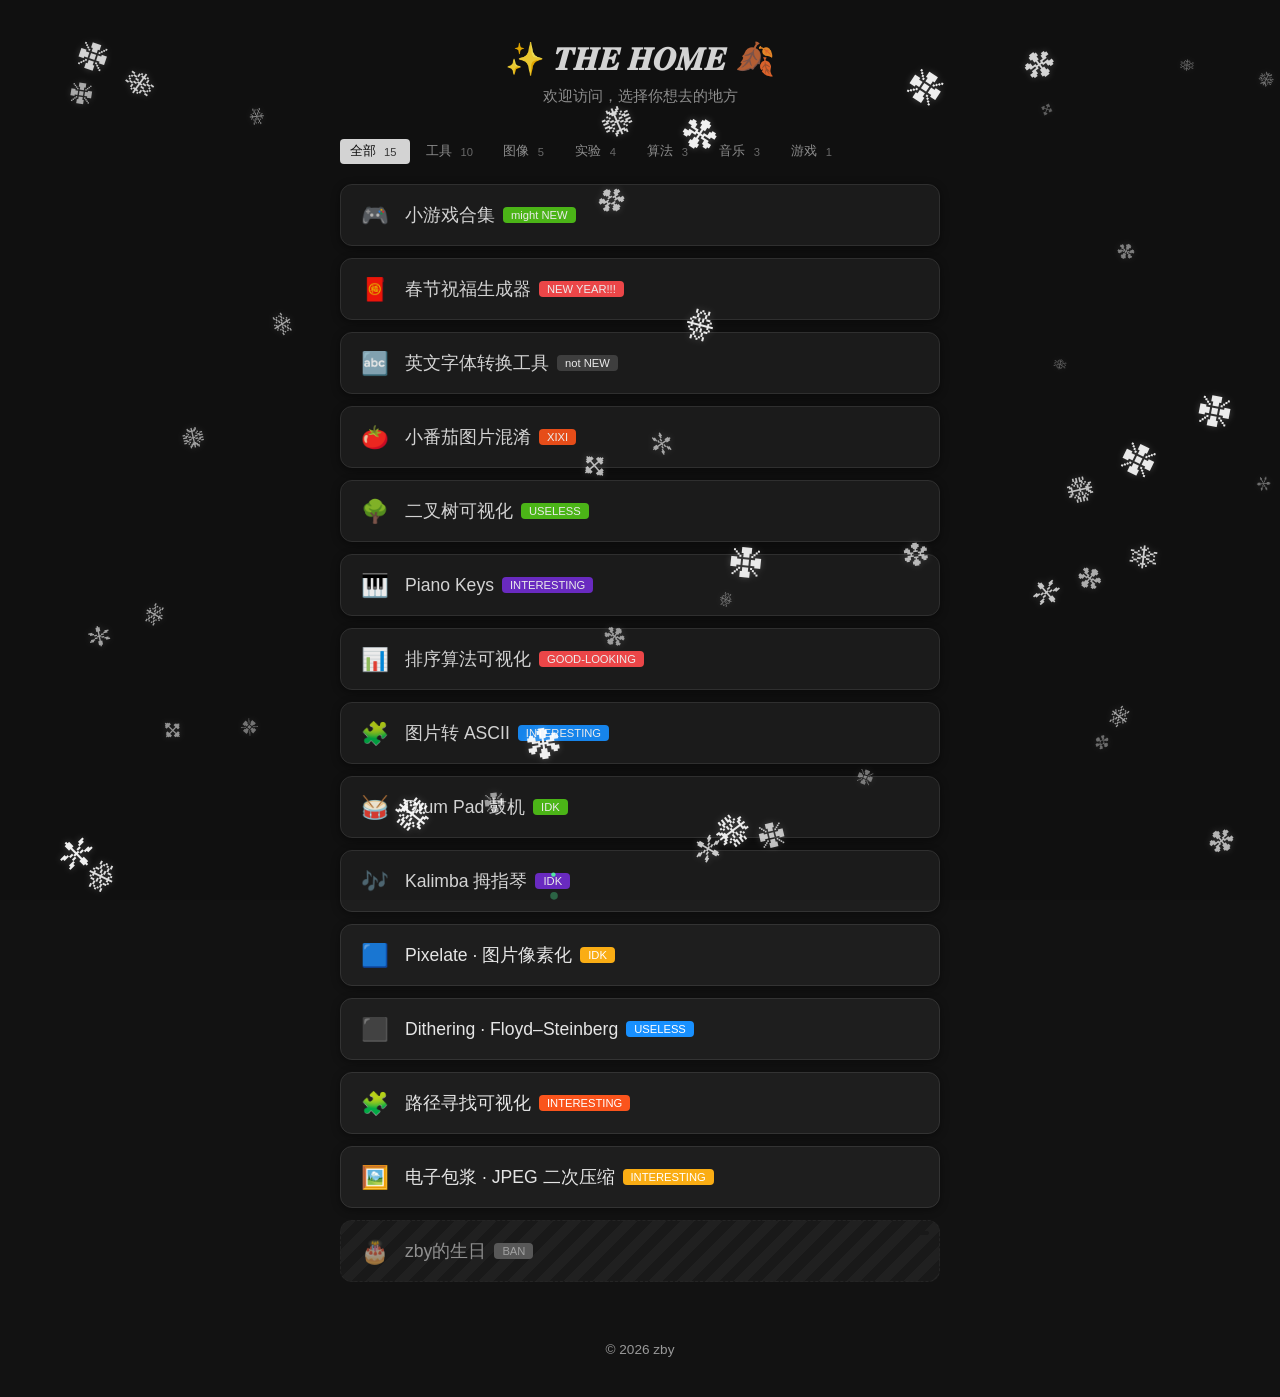
<file: index.html>
<!DOCTYPE html>
<html lang="zh-CN">

<head>
    <meta charset="UTF-8">
    <meta name="viewport" content="width=device-width, initial-scale=1.0">
    <title>𝑻𝑯𝑬 𝑯𝑶𝑴𝑬</title>
    <link rel="icon" href="./imageContent/icon.png" type="image/x-icon">
    <link rel="stylesheet" href="./mainpage/css/main.css">
    <link rel="stylesheet" href="./mainpage/css/overlay.css">
</head>

<body>
    <!-- 主题切换按钮 -->
    <button class="theme-toggle" id="themeToggle" title="切换主题" style="display: none;">
        <span class="icon-sun">☀️</span>
        <span class="icon-moon">🌙</span>
    </button>

    <div class="container">
        <header class="header">
            <h1>✨ 𝑻𝑯𝑬 𝑯𝑶𝑴𝑬 🍂</h1>
            <p>欢迎访问，选择你想去的地方</p>
        </header>

        <!-- ✅ 新增：Tag 筛选条（方案一） -->
        <div class="tag-filter" id="tagFilter" aria-label="标签筛选">
            <div class="tag-filter-skeleton">标签加载中…</div>
        </div>

        <nav class="nav-list" id="navList">
            <!-- 导航项由JS动态加载 -->
            <div class="loading">加载中</div>
        </nav>

        <footer class="footer">
            <p>© 2026 zby</p>
        </footer>
    </div>
    <script src="./mainpage/js/overlay.js"></script>
    <script src="./mainpage/js/main.js"></script>
</body>

</html>
</file>
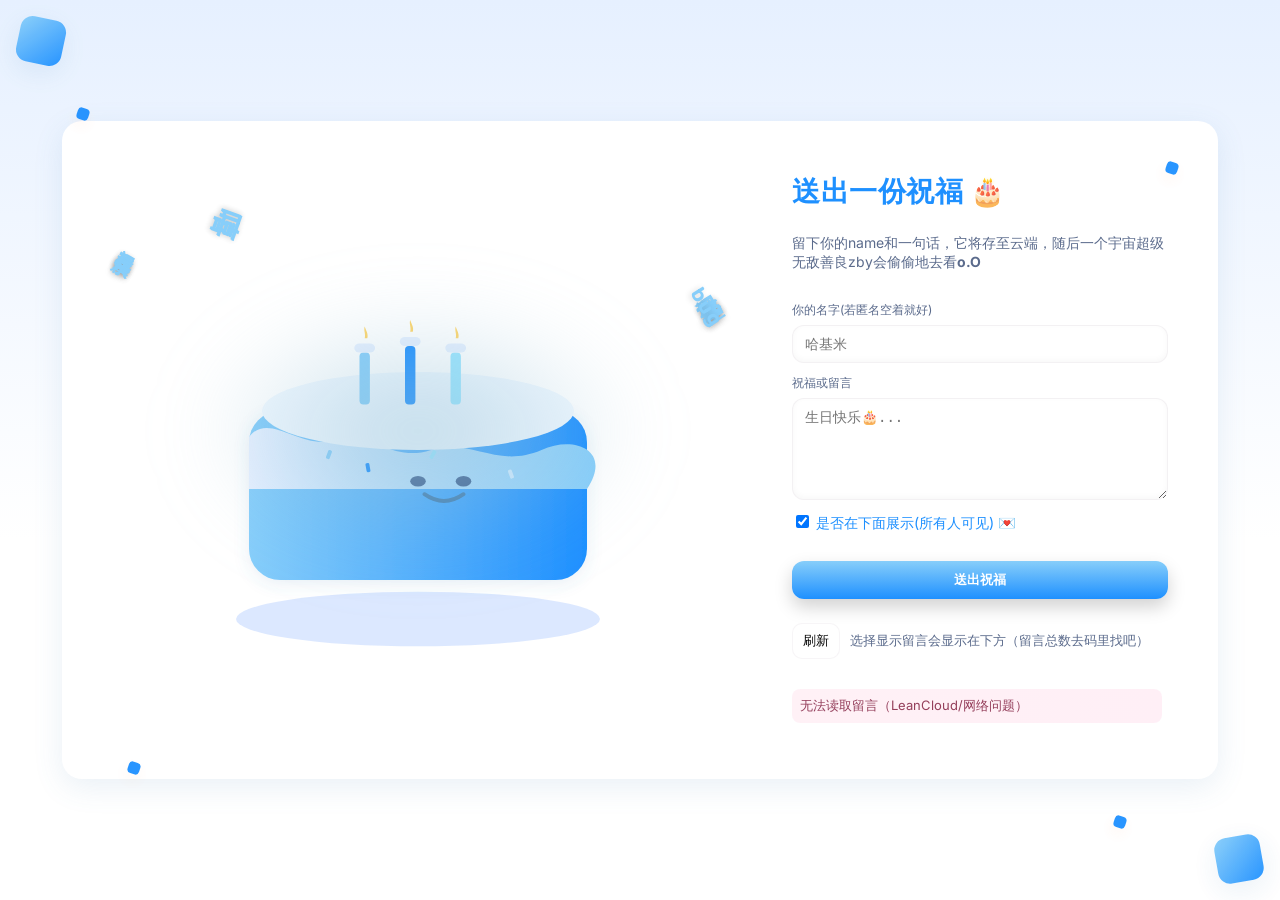
<file: birthday/index.html>
<!doctype html>
<html lang="zh-CN">

<head>
  <meta charset="utf-8" />
  <meta name="viewport" content="width=device-width,initial-scale=1" />
  <title>𝙬𝙤𝙬,𝐓𝐨𝐝𝐚𝐲 𝒊𝒔 𝓶𝔂 𝚋𝚒𝚛𝚝𝚑𝚍𝚊𝚢!!!</title>
  <script src="./av.js"></script>
  <link href="https://fonts.googleapis.com/css2?family=Baloo+2:wght@400;700&family=Inter:wght@300;400;600&display=swap"
    rel="stylesheet">
  <style>
    :root {
      --bg: #E6F0FF;
      /* 浅蓝背景 */
      --panel: #fff;
      /* 面板仍然白色 */
      --accent: #87CEFA;
      /* 浅蓝渐变主色 */
      --accent-2: #1E90FF;
      /* 深蓝渐变次色 */
      --muted: #5B6B8C;
      /* 深灰蓝文字 */
      --shadow: 0 8px 30px rgba(70, 130, 180, 0.12);
      /* 蓝色阴影 */
    }

    html,
    body {
      height: 100%;
      margin: 0;
      font-family: 'Inter', system-ui, -apple-system, Segoe UI, Roboto, 'Baloo 2', sans-serif;
      background: linear-gradient(180deg, var(--bg) 0%, #FFF 60%);
      color: #3b2b36
    }

    .frame {
      min-height: 100vh;
      display: flex;
      align-items: center;
      justify-content: center;
      padding: 30px;
      box-sizing: border-box;
      position: relative;
      overflow: hidden;
    }

    /* cute border decorations */
    .frame::before,
    .frame::after {
      content: "";
      position: absolute;
      width: 46px;
      height: 46px;
      border-radius: 12px;
      background: linear-gradient(135deg, var(--accent), var(--accent-2));
      box-shadow: var(--shadow);
      transform: rotate(12deg);
      opacity: 0.95;
    }

    .frame::before {
      left: 18px;
      top: 18px
    }

    .frame::after {
      right: 18px;
      bottom: 18px;
      transform: rotate(-10deg)
    }

    /* scattered small shapes */
    .spark {
      position: absolute;
      width: 12px;
      height: 12px;
      border-radius: 4px;
      background: var(--accent-2);
      box-shadow: 0 6px 14px rgba(255, 166, 121, 0.12);
      transform: rotate(18deg);
      opacity: 0.95;
    }

    .spark.s1 {
      left: 6%;
      top: 12%
    }

    .spark.s2 {
      right: 8%;
      top: 18%
    }

    .spark.s3 {
      left: 10%;
      bottom: 14%
    }

    .spark.s4 {
      right: 12%;
      bottom: 8%
    }

    /* main card */
    .card {
      width: 110%;
      max-width: 1100px;
      background: var(--panel);
      border-radius: 20px;
      padding: 28px;
      box-shadow: var(--shadow);
      display: grid;
      grid-template-columns: 1fr 420px;
      gap: 24px;
      align-items: center;
    }

    /* left: cake area */
    .cake-area {
      display: flex;
      align-items: center;
      justify-content: center;
      position: relative;
      padding: 16px;
    }

    /* big cake */
    .cake-wrap {
      width: min(78vw, 520px);
      max-width: 520px;
      aspect-ratio: 1/0.9;
      display: flex;
      align-items: center;
      justify-content: center;
      position: relative;
    }

    /* Add a soft spotlight */
    .spot {
      position: absolute;
      width: 86%;
      height: 56%;
      left: 7%;
      top: 18%;
      filter: blur(36px);
      background: radial-gradient(closest-side, rgba(150, 193, 215, 0.55), rgba(255, 255, 255, 0));
      z-index: 0;
    }

    /* right: controls */
    .side {
      padding: 22px;
      display: flex;
      flex-direction: column;
      gap: 12px;
    }

    h1 {
      font-family: 'Baloo 2', cursive;
      font-size: 28px;
      margin: 0;
      color: #1E90FF;
      letter-spacing: 0.6px;
    }

    p.lead {
      margin: 6px 0 18px;
      color: var(--muted);
      font-size: 14px
    }

    /* vertical playful texts */
    .vertical-texts {
      position: absolute;
      left: 30px;
      top: 40px;
      writing-mode: vertical-rl;
      transform: rotate(30deg);
      font-weight: 700;
      color: #87CEFA;
      font-family: 'Baloo 2';
      letter-spacing: 1px;
      text-shadow: 0 2px 6px rgba(0, 0, 0, 0.14);
      font-size: 18px;
    }

    .vertical-texts.two {
      right: 24px;
      left: auto;
      top: 80px;
      transform: rotate(-32deg);
      color: #87CEFA;
      font-size: 22px;
    }

    .vertical-texts.three {
      right: auto;
      left: 150px;
      top: 35px;
      transform: rotate(-250deg);
      color: #87CEFA;
      font-size: 28px;
    }

    /* input styles */
    .field {
      display: flex;
      flex-direction: column;
      gap: 6px
    }

    label {
      font-size: 12px;
      color: var(--muted)
    }

    input[type="text"],
    #text {
      border-radius: 12px;
      border: 1px solid rgba(100, 80, 100, 0.08);
      padding: 10px 12px;
      font-size: 14px;
      outline: none;
      box-shadow: inset 0 -2px 6px rgba(0, 0, 0, 0.03);
      resize: vertical;
    }

    #text {
      min-height: 80px;
      max-height: 180px
    }

    .btn {
      margin-top: 6px;
      background: linear-gradient(180deg, #87CEFA, #1E90FF);
      color: white;
      padding: 10px 14px;
      border-radius: 12px;
      border: none;
      font-weight: 700;
      cursor: pointer;
      box-shadow: 0 8px 18px rgba(0, 0, 0, 0.18);
    }

    .btn:active {
      transform: translateY(1px)
    }

    /* cute list (recent messages preview) */
    .msgs {
      margin-top: 10px;
      display: flex;
      flex-direction: column;
      gap: 8px;
      max-height: 280px;
      overflow: auto;
      padding-right: 6px;
      word-wrap: break-word;
      white-space: normal;
    }

    .msg {
      background: linear-gradient(180deg, #d4f5ff, #fff);
      border-radius: 10px;
      padding: 10px;
      font-size: 13px;
      box-shadow: 0 4px 12px rgba(100, 141, 150, 0.06);
    }

    .msg small {
      color: var(--muted);
      display: block;
      font-size: 11px;
      margin-top: 6px
    }

    /* responsive */
    @media (max-width:900px) {
      .card {
        grid-template-columns: 1fr;
        padding: 18px
      }


      .cake-wrap {
        width: 86vw
      }
    }
  </style>
</head>

<body>
  <div class="frame" role="main" aria-label="生日页面">
    <div class="spark s1"></div>
    <div class="spark s2"></div>
    <div class="spark s3"></div>
    <div class="spark s4"></div>

    <div class="card" id="card">
      <div class="cake-area">
        <div class="vertical-texts">祝我自己生日快乐</div>
        <div class="vertical-texts two">祝世上程序少些bug</div>
        <div class="vertical-texts three">嘻嘻</div>

        <div class="cake-wrap" aria-hidden="false">
          <div class="spot"></div>

          <!-- SVG 大蛋糕（可直接缩放） -->
          <svg viewBox="0 0 800 720" width="100%" height="100%" xmlns="http://www.w3.org/2000/svg" role="img"
            aria-label="大蛋糕">
            <defs>
              <linearGradient id="icing" x1="0" x2="1">
                <stop offset="0" stop-color="#e6f0ff" />
                <stop offset="1" stop-color="#87cefa" />
              </linearGradient>
              <linearGradient id="cakegrad" x1="0" x2="1">
                <stop offset="0" stop-color="#87cefa" />
                <stop offset="1" stop-color="#1e90ff" />
              </linearGradient>
              <filter id="soft" x="-50%" y="-50%" width="200%" height="200%">
                <feDropShadow dx="0" dy="6" stdDeviation="12" flood-color="#4682b4" flood-opacity="0.12" />
              </filter>
            </defs>

            <ellipse cx="400" cy="620" rx="280" ry="42" fill="#d9e6ff" opacity="0.9" />

            <g filter="url(#soft)">
              <rect x="140" y="300" rx="48" ry="48" width="520" height="260" fill="url(#cakegrad)" />
            </g>

            <path
              d="M140 340 C170 300 220 360 270 345 C330 330 360 380 420 360 C480 340 520 390 590 360 C640 337 700 360 660 420 L140 420 Z"
              fill="url(#icing)" />

            <ellipse cx="400" cy="300" rx="240" ry="60" fill="#f0f8ff" />

            <g id="candles" transform="translate(0,0)">
              <g transform="translate(310,210)">
                <rect x="0" y="0" width="16" height="80" rx="6" fill="#87cefa" />
                <rect x="-8" y="-14" width="32" height="14" rx="8" fill="#e6f0ff" />
                <path d="M8 -22 C10 -28 6 -34 8 -40 C10 -34 14 -28 12 -22 Z" fill="#ffd66b" />
              </g>
              <g transform="translate(380,200)">
                <rect x="0" y="0" width="16" height="90" rx="6" fill="#1e90ff" />
                <rect x="-8" y="-14" width="32" height="14" rx="8" fill="#e6f0ff" />
                <path d="M8 -22 C10 -28 6 -34 8 -40 C10 -34 14 -28 12 -22 Z" fill="#ffd66b" />
              </g>
              <g transform="translate(450,210)">
                <rect x="0" y="0" width="16" height="80" rx="6" fill="#9be6ff" />
                <rect x="-8" y="-14" width="32" height="14" rx="8" fill="#e6f0ff" />
                <path d="M8 -22 C10 -28 6 -34 8 -40 C10 -34 14 -28 12 -22 Z" fill="#ffd66b" />
              </g>
            </g>

            <g>
              <rect x="260" y="360" width="6" height="14" rx="2" fill="#87cefa" transform="rotate(20 263 367)" />
              <rect x="320" y="380" width="6" height="14" rx="2" fill="#1e90ff" transform="rotate(-10 323 387)" />
              <rect x="420" y="360" width="6" height="14" rx="2" fill="#9be6ff" transform="rotate(30 423 367)" />
              <rect x="540" y="390" width="6" height="14" rx="2" fill="#d0ebff" transform="rotate(-20 543 397)" />
            </g>

            <g transform="translate(320,380)">
              <ellipse cx="80" cy="28" rx="12" ry="8" fill="#3b5b8c" opacity="0.9" />
              <ellipse cx="150" cy="28" rx="12" ry="8" fill="#3b5b8c" opacity="0.9" />
              <path d="M90 48 C110 62 130 62 150 48" stroke="#4682b4" stroke-width="6" stroke-linecap="round"
                fill="none" />
            </g>
          </svg>

        </div>
      </div>

      <div class="side" aria-live="polite">
        <h1>送出一份祝福 🎂</h1>
        <p class="lead">留下你的name和一句话，它将存至云端，随后一个宇宙超级无敌善良zby会偷偷地去看<strong>o.O</strong></p>

        <div class="field">
          <label for="uid">你的名字(若匿名空着就好)</label>
          <input id="uid" type="text" placeholder="哈基米">
        </div>

        <div class="field">
          <label for="text">祝福或留言</label>
          <textarea type="text" id="text" placeholder="生日快乐🎂..."></textarea>
        </div>

        <label style="display:block; margin-bottom:10px; font-size:0.9em; color:#1E90FF;">
          <input type="checkbox" id="showOnBoard" checked>
          是否在下面展示(所有人可见) 💌
        </label>
        <button class="btn" id="sendBtn">送出祝福</button>

        <div style="display:flex;gap:10px;align-items:center;margin-top:12px">
          <button id="refreshBtn"
            style="background:#fff;border:1px solid rgba(120,80,120,0.06);padding:8px 10px;border-radius:10px;cursor:pointer">刷新</button>
          <small style="color:var(--muted)">选择显示留言会显示在下方（留言总数去码里找吧）</small>
        </div>

        <div class="msgs" id="msgs" aria-atomic="true" style="margin-top:12px">
          <!-- messages loaded here -->
        </div>
      </div>
    </div>
  </div>
  <script src="../mainpage/js/fullScreen.js"></script>
  <script>
    console.log("blq是619，没有别的意思，望莫混淆");
    const cakeText = `
                      🌟🌙🌟🌙🌟🌙🌟🌙🌟🌙🌟
                    🎀💖🎀💖🎀💖🎀💖🎀💖🎀💖🎀
               ╔════════════════════════╗
               ║  🌸💎🌸  🍓🍒🍓  🥨  🍓🍒🍓  🌸💎🌸  ║
               ║    💎       𝙃𝙖𝙥𝙥𝙮 𝘽𝙞𝙧𝙩𝙝𝙙𝙖𝙮!!!       💎     ║
               ║  🌸💎🌸  🍓🍒🍓  🥨  🍓🍒🍓  🌸💎🌸  ║
               ╚════════════════════════╝
               ║▁▁▁▁▁▁▁▁▁▁▁▁▁▁▁▁▁▁▁▁▁▁▁▁║
               ╔════════════════════════╗
               ║    ✨☁️✨☁️✨☁️✨☁️✨☁️✨☁️✨☁️✨   ║
               ║    🍬🍬  🍫🍫🍫  🍡🍡  🍫🍫🍫  🍬🍬   ║
               ║   ☁️✨☁️✨☁️✨☁️✨☁️✨☁️✨☁️✨☁️   ║
               ╚════════════════════════╝
               ║▃▃▃▃▃▃▃▃▃▃▃▃▃▃▃▃▃▃▃▃▃▃▃▃║
               ╔════════════════════════╗
               ║  🎂🎂🎂🎂🎂🎂🎂🎂🎂🎂🎂🎂🎂🎂🎂🎂  ║
               ║  🎂  🎉🎊🎉      🍯🍯      🎉🎊🎉  🎂  ║
               ║  🎂🎂🎂🎂🎂🎂🎂🎂🎂🎂🎂🎂🎂🎂🎂🎂  ║
               ╚════════════════════════╝
               ║▅▅▅▅▅▅▅▅▅▅▅▅▅▅▅▅▅▅▅▅▅▅▅▅║
               ╔════════════════════════╗
               ║  🍪🍪 🥐🥐🥐 🍩🍩 🥐🥐🥐  🍪🍪 🥐🥐  ║
               ║  🍯🍯🍯🍯🍯🍯🍯🍯🍯🍯🍯🍯🍯🍯🍯🍯  ║
               ║  🥐🥐   🍪🍪  🥐🥐 🍪🍪  🥐🥐   🍪🍪  ║
               ╚════════════════════════╝
               ║▇▇▇▇▇▇▇▇▇▇▇▇▇▇▇▇▇▇▇▇▇▇▇▇║
               ╔════════════════════════╗
               ║  🥧🥧🥧🥧🥧🥧🥧🥧🥧🥧🥧🥧🥧🥧🥧🥧  ║
               ║  🥧    🍓🍓🍓    🍒🍒    🍑🍑🍑    🥧  ║
               ║  🥧🥧🥧🥧🥧🥧🥧🥧🥧🥧🥧🥧🥧🥧🥧🥧  ║
               ╚════════════════════════╝

`;


    console.log(cakeText);
    (() => { //细节箭头函数封装
      // ===== LeanCloud 初始化 =====
      const APP_ID = "6pjrbSoLAkuqR8FEi18GRiv4-gzGzoHsz";
      const APP_KEY = "lwa2ISSpOdRZ15vYIQIlqG34";// 这些id和key都公开了，没记错的话我的leanCloud的那个app的Class权限设的是所有人，如果你想篡改，我也不阻止你啦（其实是我没招了，为什么会有长城防火墙啊！！！）
      const SERVER_URL = "https://6pjrbsol.lc-cn-n1-shared.com";
      AV.init({ appId: APP_ID, appKey: APP_KEY, serverURL: SERVER_URL });

      const MessageClass = AV.Object.extend('Message');

      // ===== DOM 元素 =====
      const msgsEl = document.getElementById('msgs');
      const sendBtn = document.getElementById('sendBtn');
      const refreshBtn = document.getElementById('refreshBtn');

      // ===== 提示函数 =====
      function showNotice(text, ok = true) {
        const n = document.createElement('div');
        n.textContent = text;
        n.style.padding = '8px';
        n.style.borderRadius = '8px';
        n.style.margin = '6px 0';
        n.style.fontSize = '13px';
        n.style.background = ok
          ? 'linear-gradient(90deg,#eafff8,#f1fff7)'
          : 'linear-gradient(90deg,#fff0f6,#ffeef6)';
        n.style.color = ok ? '#11664a' : '#8a2b4a';
        msgsEl.prepend(n);
        setTimeout(() => { n.style.opacity = '0.9'; }, 10);
      }

      // ===== 保存到 LeanCloud 的函数 =====
      async function sendDataToLC(uid, textArray, ip = null) {
        const msg = new MessageClass();
        msg.set('uid', uid);
        msg.set('text', JSON.stringify(textArray));
        msg.set('name', textArray[0]);
        msg.set('message', textArray[1]);
        msg.set('showOnBoard', !!textArray[2]);

        // ACL：公开读、禁止公开写
        const acl = new AV.ACL();
        acl.setPublicReadAccess(true);
        acl.setPublicWriteAccess(false);
        msg.setACL(acl);

        return msg.save();
      }

      // ===== LeanCloud: 拉取留言 =====
      async function fetchAllFromLC(showOnBoardOnly = true) {
        const query = new AV.Query('Message');
        if (showOnBoardOnly) query.equalTo('showOnBoard', true);
        query.descending('createdAt');
        query.limit(1000);

        const results = await query.find();
        const messages = results.map(obj => ({
          id: obj.get('uid') || obj.id,
          text: obj.get('text') || [
            obj.get('name') || '(匿名)',
            obj.get('message') || '',
            !!obj.get('showOnBoard')
          ],
          createdAt: obj.createdAt
        }));
        // console.log('Fetched messages:', messages);
        const totalQuery = new AV.Query('Message');
        const totalCount = await totalQuery.count();
        return { messages, totalCount };
      }

      // ===== 渲染留言 =====
      function renderMsgs(items) {
        msgsEl.innerHTML = '';
        if (!items || items.length === 0) {
          msgsEl.innerHTML = '<div class="msg">还没有留言，做第一个祝福吧！</div>';
          return;
        }
        items.slice(0, 40).forEach(it => {
          const d = document.createElement('div');
          d.className = 'msg';
          it.text = JSON.parse(it.text);
          // console.log('Rendering message:', it);
          d.innerHTML = `
        <strong>${escapeHtml(it.text[0] || '哈基米')}</strong>
        <div style="margin-top:6px">${escapeHtml(it.text[1] || '')}</div>
        <small>${new Date(it.createdAt).toLocaleString()}</small>
      `;
          msgsEl.appendChild(d);
        });
      }

      function escapeHtml(s) {
        if (!s) return '';
        return s.replace(/[&<>"']/g, m => (
          { '&': '&amp;', '<': '&lt;', '>': '&gt;', '"': '&quot;', "'": '&#39;' }[m]
        ));
      }

      // ===== 发送留言（整合原逻辑 + 获取 IP） =====
      async function sendData() {
        const uid = Date.now().toString();
        const showOnBoard = document.getElementById("showOnBoard").checked;
        let nameInput = (document.querySelector("#uid").value || '哈基米').trim();
        if (nameInput === "") nameInput = "哈基米";
        let text = document.querySelector("#text").value;
        if (!text) { alert('请填写一段留言'); return; }
        if (text.length > 1000) alert('我是彩蛋：留言过长可能会被截断哦~');
        const textArray = [nameInput, text, showOnBoard];
        sendBtn.disabled = true;
        sendBtn.textContent = '发送中...';
        // console.log('Sending message:', { uid, text: textArray });
        try {
          await sendDataToLC(uid, textArray);
          showNotice('已发送 — 感谢你的祝福 🎉', true);
          document.getElementById('text').value = '';
          await new Promise(r => setTimeout(r, 500));
          await fetchAndRender();
        } catch (e) {
          showNotice('发送失败（LeanCloud 问题）', false);
          console.error(e);
        } finally {
          sendBtn.disabled = false;
          sendBtn.textContent = '送出祝福';
        }
      }

      // ===== 拉取并渲染（整合原逻辑） =====
      async function fetchAndRender() {
        try {
          const { messages, totalCount } = await fetchAllFromLC(true);
          // document.querySelector("small").textContent =
          //   `选择显示留言会显示在下方（含不显示共 ${totalCount} 条）`;
          // 本来这个功能是我自己加上去的，但是后来觉得没必要展示总数了，毕竟总数可以去码里看（逃
          renderMsgs(messages);
        } catch (e) {
          showNotice('无法读取留言（LeanCloud/网络问题）', false);
          console.error(e);
        }
      }

      // ===== 按钮绑定 =====
      sendBtn.addEventListener('click', sendData);
      refreshBtn.addEventListener('click', fetchAndRender);

      // ===== 页面初次加载 =====
      fetchAndRender();

    })();
    // ===== 原 Worker 版本（已弃用） =====至于你能看到这坨代码，说明你你能看到这坨代码。但是呢worker和github在中国大陆没有vpn的速度极慢，甚至无法访问，所以我就弃用了(看到这句话的你知道当时搞完发现关掉梯子连不到后端有多绝望吗)。（对了，其实这些代码几乎全是AI写的，我只负责需求整理与部分重写，错误修改和相对优化）
    // (() => {
    //   const WORKER_URL = "https://soft-haze-72a6.boyangzhang246.workers.dev";
    //   const msgsEl = document.getElementById('msgs');
    //   const sendBtn = document.getElementById('sendBtn');
    //   const refreshBtn = document.getElementById('refreshBtn');

    //   function showNotice(text, ok = true) {
    //     const n = document.createElement('div');
    //     n.textContent = text;
    //     n.style.padding = '8px';
    //     n.style.borderRadius = '8px';
    //     n.style.margin = '6px 0';
    //     n.style.fontSize = '13px';
    //     n.style.background = ok ? 'linear-gradient(90deg,#eafff8,#f1fff7)' : 'linear-gradient(90deg,#fff0f6,#ffeef6)';
    //     n.style.color = ok ? '#11664a' : '#8a2b4a';
    //     msgsEl.prepend(n);
    //     setTimeout(() => { n.style.opacity = '0.9'; }, 10);
    //   }

    //   async function fetchAll(showOnBoardOnly = true) {
    //     try {
    //       const res = await fetch(`${WORKER_URL}?showOnBoard=${showOnBoardOnly}`, { method: 'GET' });
    //       // console.log('Fetched messages:', res);
    //       if (!res.ok) throw new Error('fetch error ' + res.status);
    //       const getData = await res.json();
    //       // console.log('Fetched messages:', getData);
    //       const totalCount = getData["totalCount"];
    //       data = getData["messages"];
    //       // console.log(data, totalCount);
    //       document.querySelector("small").textContent = `选择显示留言会显示在下方（含不显示共 ${totalCount} 条）`;
    //       renderMsgs(data);
    //     } catch (e) {
    //       // console.warn(e);
    //       showNotice('无法读取留言（Worker/网络问题）', false);
    //     }
    //   }


    //   function renderMsgs(items) {
    //     msgsEl.innerHTML = '';
    //     if (!items || items.length === 0) {
    //       msgsEl.innerHTML = '<div class="msg">还没有留言，做第一个祝福吧！</div>';
    //       return;
    //     }
    //     // 最近在上方
    //     items.slice().reverse().slice(0, 40).forEach(it => {
    //       // if (it.text[2] === false) return;
    //       // console.log('Rendering message:', it);
    //       const d = document.createElement('div');
    //       d.className = 'msg';
    //       d.innerHTML = `<strong>${escapeHtml(it.text[0] || '(哈基米)')}</strong><div style="margin-top:6px">${escapeHtml(it.text[1] || '')}</div><small>${escapeHtml((new Date(parseInt(it.id))).toLocaleString() || '')}</small>`;
    //       msgsEl.appendChild(d);
    //     });
    //   }

    //   function escapeHtml(s) {
    //     if (!s) return '';
    //     return s.replace(/[&<>"']/g, (m) => ({ '&': '&amp;', '<': '&lt;', '>': '&gt;', '"': '&quot;', "'": '&#39;' }[m]));
    //   }

    //   async function sendData() {
    //     const uid = (new Date).getTime().toString();
    //     const showOnBoard = document.getElementById("showOnBoard").checked;
    //     let nameInput = document.querySelector("#uid").value || '哈基米';
    //     nameInput = nameInput.trim();
    //     nameInput = nameInput === "" ? "哈基米" : nameInput;
    //     let text = document.querySelector("#text").value;
    //     if (!text) { alert('请填写一段留言'); return; }
    //     text = [nameInput, text, showOnBoard];

    //     sendBtn.disabled = true;
    //     sendBtn.textContent = '发送中...';

    //     try {
    //       const payload = { uid, text };
    //       // console.log('Sending payload:', JSON.stringify(payload));
    //       const res = await fetch(WORKER_URL, {
    //         method: 'POST',
    //         headers: { 'Content-Type': 'application/json' },
    //         body: JSON.stringify(payload)
    //       });
    //       if (!res.ok) throw new Error('提交失败 ' + res.status);
    //       const j = await res.json();
    //       if (j && j.status === 'ok') {
    //         showNotice('已发送 — 感谢你的祝福 🎉', true);
    //         // 清空
    //         document.getElementById('text').value = '';
    //         // 拉取最新留言
    //         await new Promise(r => setTimeout(r, 800));
    //         await fetchAll();
    //       } else {
    //         showNotice('服务器响应异常', false);
    //       }
    //     } catch (err) {
    //       // console.error(err);
    //       showNotice('发送失败（请检查网络或 Worker）', false);
    //     } finally {
    //       sendBtn.disabled = false;
    //       sendBtn.textContent = '送出祝福';
    //     }
    //   }

    //   sendBtn.addEventListener('click', sendData);
    //   refreshBtn.addEventListener('click', fetchAll);

    //   // 初次加载
    //   fetchAll();

    // })();
  </script>
</body>

</html>
</file>
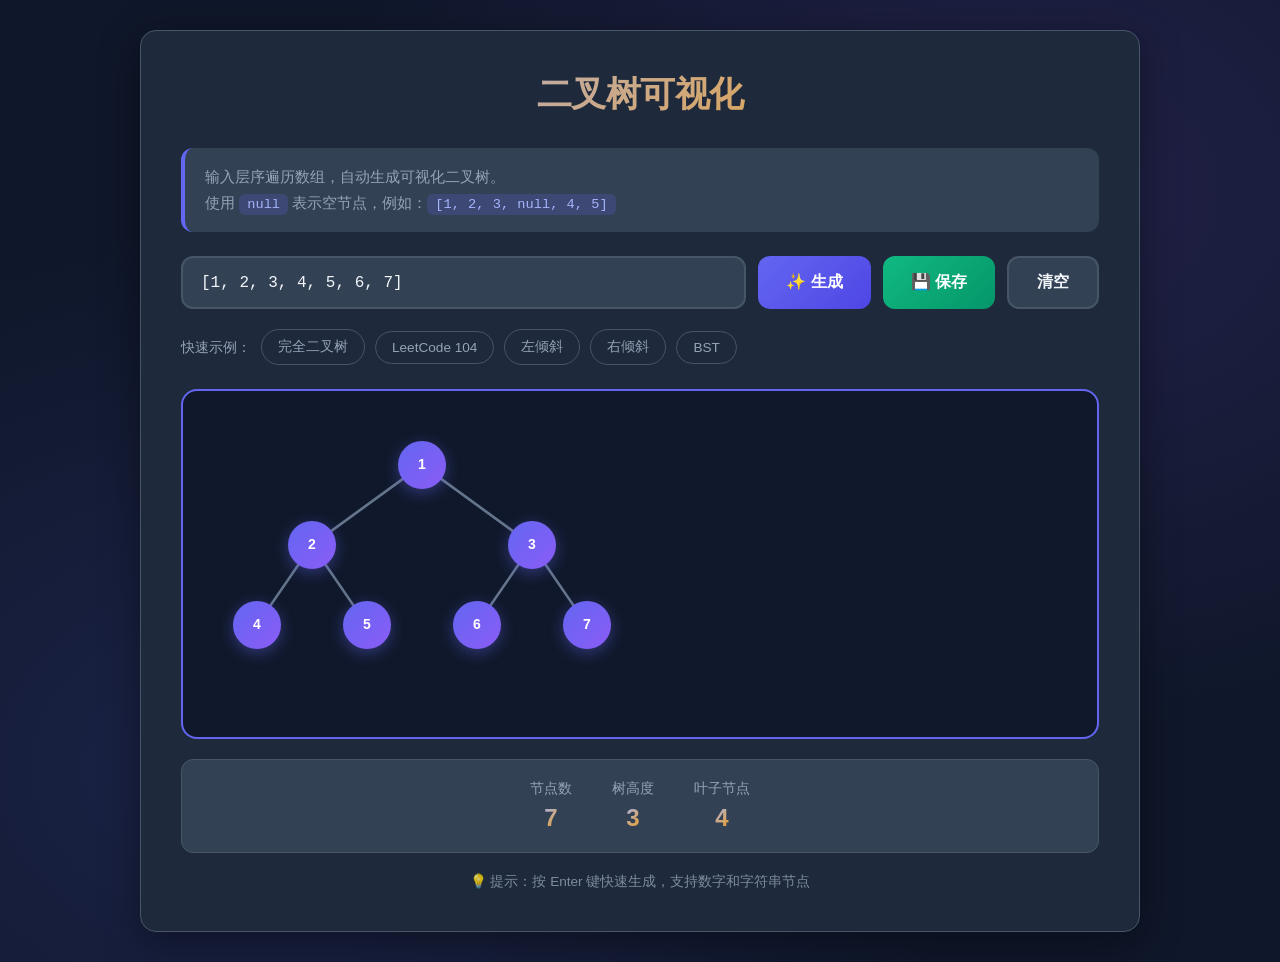
<file: btree/index.html>
<!DOCTYPE html>
<html lang="zh-CN">
<head>
    <meta charset="UTF-8">
    <meta name="viewport" content="width=device-width, initial-scale=1.0">
    <title>二叉树可视化</title>
    <link rel="stylesheet" href="./css/main.css">
</head>
<body>
    <div class="container">
        <header class="header">
            <h1>二叉树可视化</h1>
        </header>
        
        <p class="description">
            输入层序遍历数组，自动生成可视化二叉树。<br>
            使用 <code>null</code> 表示空节点，例如：<code>[1, 2, 3, null, 4, 5]</code>
        </p>
        
        <div class="input-area">
            <input type="text" id="treeInput" class="tree-input" 
                   placeholder="输入层序遍历数组，如：[1, 2, 3, null, 4, 5]"
                   value="[1, 2, 3, 4, 5, 6, 7]">
            <button id="generateBtn" class="btn btn-primary">✨ 生成</button>
            <button id="saveBtn" class="btn btn-save" disabled>💾 保存</button>
            <button id="clearBtn" class="btn btn-secondary">清空</button>
        </div>
        
        <div class="examples">
            <span class="examples-label">快速示例：</span>
            <button class="example-btn" data-value="[1, 2, 3, 4, 5, 6, 7]">完全二叉树</button>
            <button class="example-btn" data-value="[3, 9, 20, null, null, 15, 7]">LeetCode 104</button>
            <button class="example-btn" data-value="[1, 2, null, 3, null, 4, null, 5]">左倾斜</button>
            <button class="example-btn" data-value="[1, null, 2, null, 3, null, 4]">右倾斜</button>
            <button class="example-btn" data-value="[5, 3, 7, 2, 4, 6, 8, 1]">BST</button>
        </div>
        
        <div class="tree-container" id="treeContainer">
            <div class="placeholder">输入数组后点击生成查看结果</div>
            <canvas id="treeCanvas"></canvas>
        </div>
        
        <div class="info-panel" id="infoPanel">
            <div class="info-item">
                <span class="info-label">节点数</span>
                <span class="info-value" id="nodeCount">0</span>
            </div>
            <div class="info-item">
                <span class="info-label">树高度</span>
                <span class="info-value" id="treeHeight">0</span>
            </div>
            <div class="info-item">
                <span class="info-label">叶子节点</span>
                <span class="info-value" id="leafCount">0</span>
            </div>
        </div>
        
        <p class="tip">💡 提示：按 Enter 键快速生成，支持数字和字符串节点</p>
    </div>
    <script src="../mainpage/js/fullScreen.js"></script>
    <script src="./js/main.js"></script>
</body>
</html>
</file>
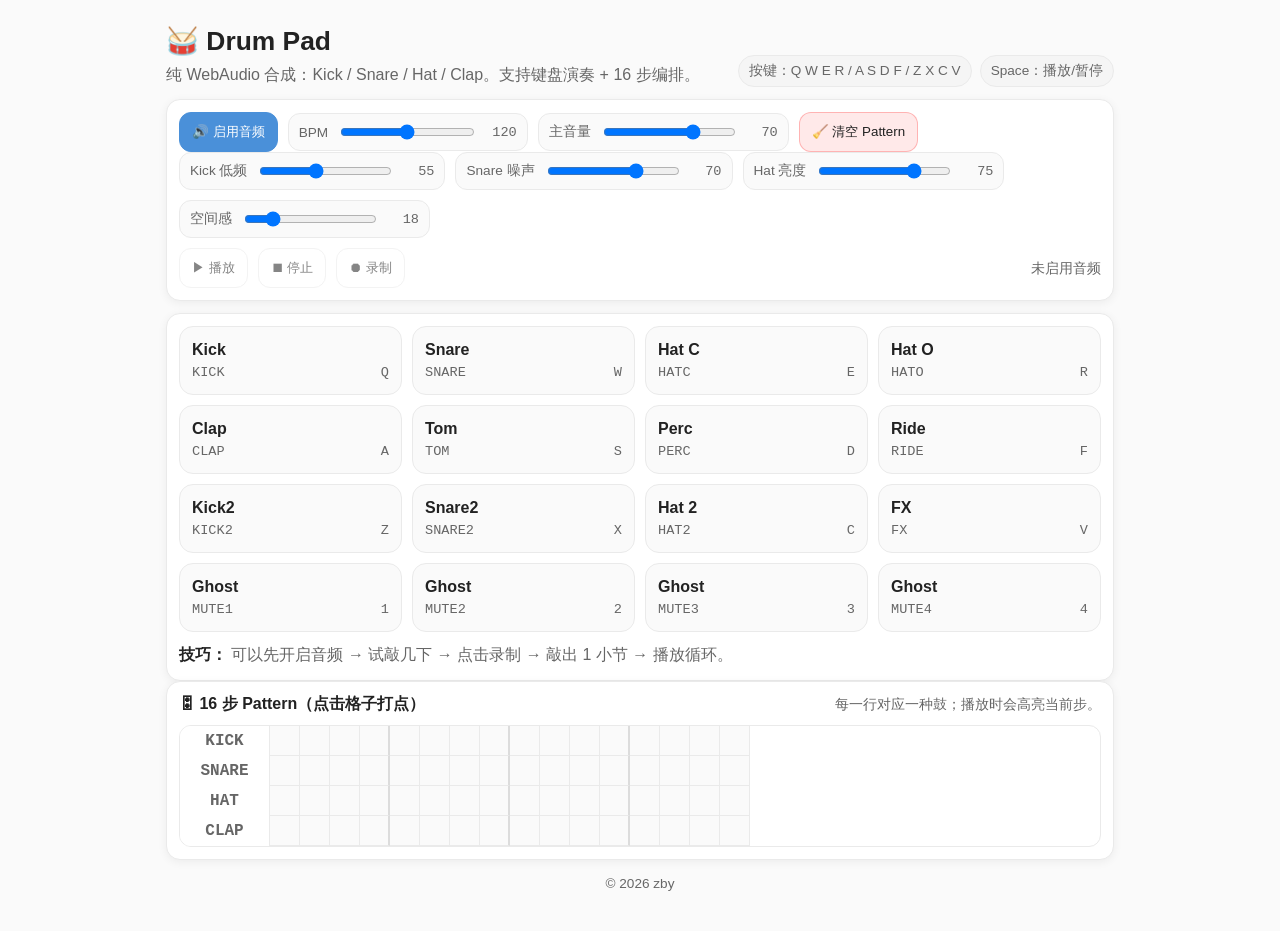
<file: drum/index.html>
<!DOCTYPE html>
<html lang="zh-CN">
<head>
  <meta charset="UTF-8" />
  <meta name="viewport" content="width=device-width, initial-scale=1.0" />
  <title>Drum Pad | zby</title>
  <link rel="stylesheet" href="./css/main.css" />
</head>
<body>
  <div class="wrap">
    <header class="header">
      <div>
        <h1>🥁 Drum Pad</h1>
        <p class="sub">纯 WebAudio 合成：Kick / Snare / Hat / Clap。支持键盘演奏 + 16 步编排。</p>
      </div>
      <div class="hint">
        <span class="badge">按键：Q W E R / A S D F / Z X C V</span>
        <span class="badge">Space：播放/暂停</span>
      </div>
    </header>

    <section class="panel">
      <div class="row">
        <button id="btnAudio" class="btn primary" type="button">🔊 启用音频</button>

        <label class="field">
          <span class="label">BPM</span>
          <input id="bpm" type="range" min="60" max="180" value="120" />
          <span class="mini" id="bpmText">120</span>
        </label>

        <label class="field">
          <span class="label">主音量</span>
          <input id="master" type="range" min="0" max="100" value="70" />
          <span class="mini" id="masterText">70</span>
        </label>

        <button id="btnClear" class="btn danger" type="button">🧹 清空 Pattern</button>
      </div>

      <div class="row small">
        <label class="field">
          <span class="label">Kick 低频</span>
          <input id="kickTone" type="range" min="30" max="90" value="55" />
          <span class="mini" id="kickToneText">55</span>
        </label>
        <label class="field">
          <span class="label">Snare 噪声</span>
          <input id="snareNoise" type="range" min="0" max="100" value="70" />
          <span class="mini" id="snareNoiseText">70</span>
        </label>
        <label class="field">
          <span class="label">Hat 亮度</span>
          <input id="hatBright" type="range" min="0" max="100" value="75" />
          <span class="mini" id="hatBrightText">75</span>
        </label>
        <label class="field">
          <span class="label">空间感</span>
          <input id="spaceFx" type="range" min="0" max="100" value="18" />
          <span class="mini" id="spaceFxText">18</span>
        </label>
      </div>

      <div class="row transport">
        <button id="btnPlay" class="btn" type="button" disabled>▶ 播放</button>
        <button id="btnStop" class="btn" type="button" disabled>⏹ 停止</button>
        <button id="btnRec" class="btn" type="button" disabled>⏺ 录制</button>
        <span class="divider"></span>
        <span class="status" id="status">未启用音频</span>
      </div>
    </section>

    <section class="card">
      <div class="grid" id="padGrid" aria-label="鼓垫区域">
        <!-- 由 JS 生成 -->
      </div>
      <div class="legend">
        <span class="k">技巧：</span>
        <span class="v">可以先开启音频 → 试敲几下 → 点击录制 → 敲出 1 小节 → 播放循环。</span>
      </div>
    </section>

    <section class="card">
      <div class="seq-head">
        <div class="seq-title">🎛 16 步 Pattern（点击格子打点）</div>
        <div class="seq-sub">每一行对应一种鼓；播放时会高亮当前步。</div>
      </div>
      <div id="sequencer" class="sequencer" aria-label="步进音序器">
        <!-- 由 JS 生成 -->
      </div>
    </section>

    <footer class="footer">© 2026 zby</footer>
  </div>

  <script src="./js/main.js"></script>
</body>
</html>
</file>
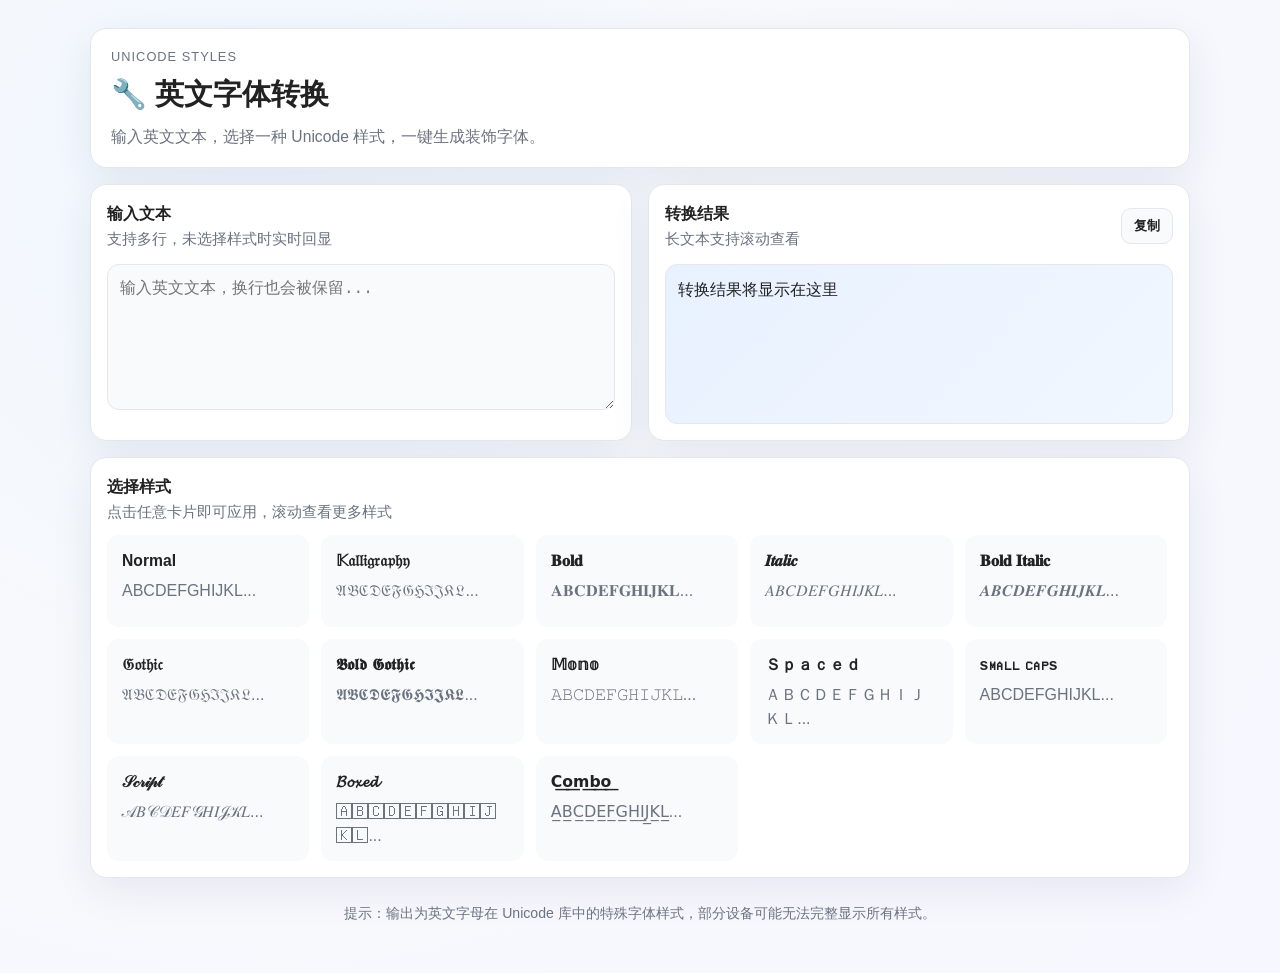
<file: eft/index.html>
<!DOCTYPE html>
<html lang="zh-CN">
<head>
    <meta charset="UTF-8">
    <meta name="viewport" content="width=device-width, initial-scale=1.0, maximum-scale=1.0, user-scalable=no">
    <title>English Font Transform</title>
    <link rel="stylesheet" href="./css/main.css">
</head>
<body>
    <main class="page">
        <header class="hero">
            <p class="eyebrow">Unicode Styles</p>
            <h1>🔧 英文字体转换</h1>
            <p class="lede">输入英文文本，选择一种 Unicode 样式，一键生成装饰字体。</p>
        </header>

        <section class="panel-grid">
            <section class="panel input-panel">
                <div class="panel-header">
                    <div>
                        <p class="label">输入文本</p>
                        <p class="sub">支持多行，未选择样式时实时回显</p>
                    </div>
                </div>
                <textarea id="inputText" placeholder="输入英文文本，换行也会被保留..." rows="5"></textarea>
            </section>

            <section class="panel result-panel">
                <div class="panel-header">
                    <div>
                        <p class="label">转换结果</p>
                        <p class="sub">长文本支持滚动查看</p>
                    </div>
                    <button id="copyBtn" class="ghost-btn" type="button">复制</button>
                </div>
                <div id="result" class="result-box" tabindex="0">转换结果将显示在这里</div>
            </section>
        </section>

        <section class="panel font-panel">
            <div class="panel-header">
                <div>
                    <p class="label">选择样式</p>
                    <p class="sub">点击任意卡片即可应用，滚动查看更多样式</p>
                </div>
            </div>
            <ul id="fontList" class="font-grid"></ul>
        </section>

        <p class="footer-tip">提示：输出为英文字母在 Unicode 库中的特殊字体样式，部分设备可能无法完整显示所有样式。</p>
    </main>
    <script src="./js/main.js"></script>
</body>
</html>
</file>
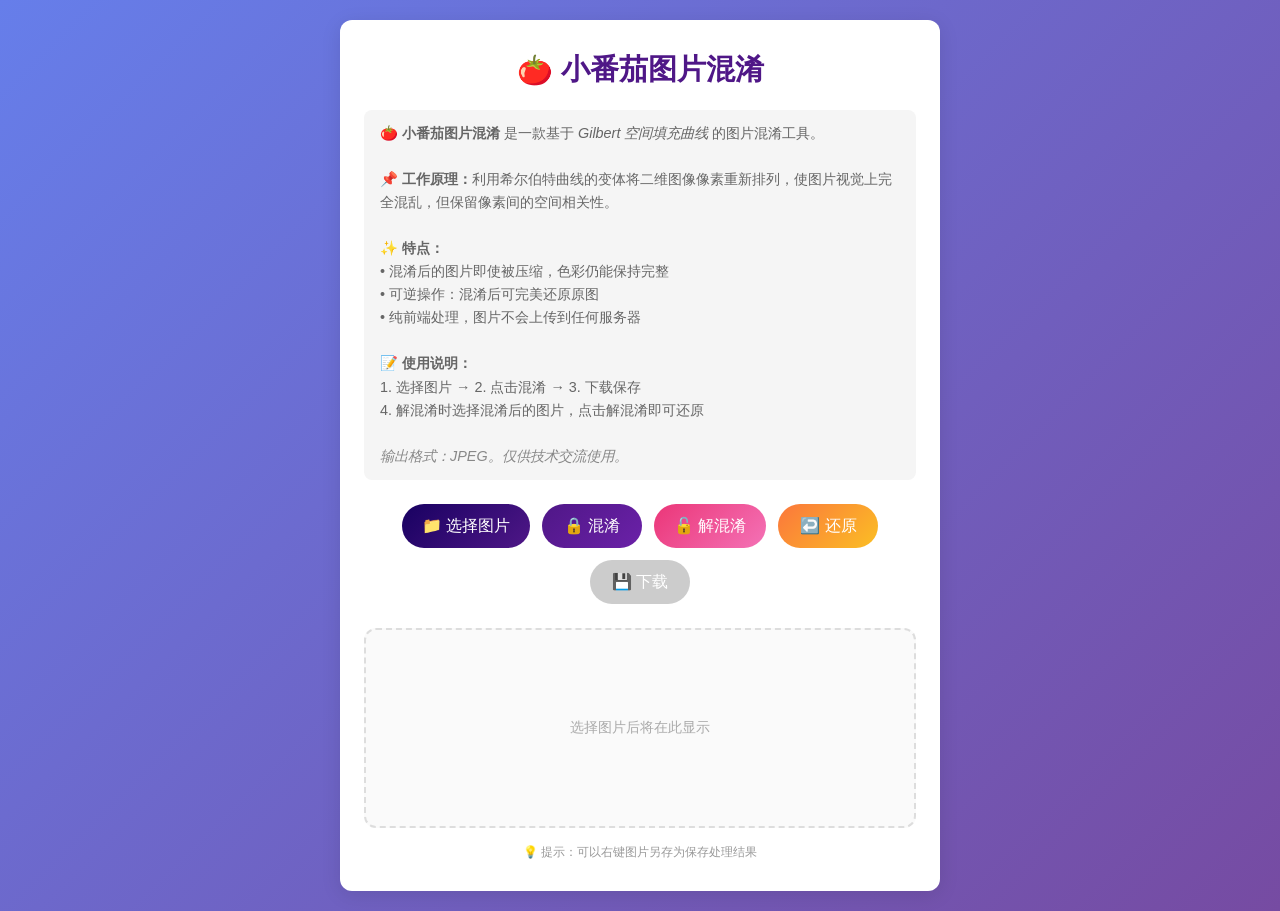
<file: encryptionGraph/index.html>
<!DOCTYPE html>
<html lang="zh-CN">
<head>
    <meta charset="UTF-8">
    <meta name="viewport" content="width=device-width, initial-scale=1.0">
    <title>小番茄图片混淆</title>
    <link rel="stylesheet" href="./css/main.css">
</head>
<body>
    <div class="container">
        <header class="header">
            <h1>小番茄图片混淆</h1>
        </header>
        
        <p class="description">
            <strong>🍅 小番茄图片混淆</strong> 是一款基于 <em>Gilbert 空间填充曲线</em> 的图片混淆工具。<br><br>
            <strong>📌 工作原理：</strong>利用希尔伯特曲线的变体将二维图像像素重新排列，使图片视觉上完全混乱，但保留像素间的空间相关性。<br><br>
            <strong>✨ 特点：</strong><br>
            • 混淆后的图片即使被压缩，色彩仍能保持完整<br>
            • 可逆操作：混淆后可完美还原原图<br>
            • 纯前端处理，图片不会上传到任何服务器<br><br>
            <strong>📝 使用说明：</strong><br>
            1. 选择图片 → 2. 点击混淆 → 3. 下载保存<br>
            4. 解混淆时选择混淆后的图片，点击解混淆即可还原<br><br>
            <em style="color:#888;">输出格式：JPEG。仅供技术交流使用。</em>
        </p>
        
        <div class="button-group">
            <label class="btn btn-upload">
                📁 选择图片
                <input type="file" accept="image/*" id="ipt" class="file-input">
            </label>
            <button id="enc" class="btn btn-encrypt">🔒 混淆</button>
            <button id="dec" class="btn btn-decrypt">🔓 解混淆</button>
            <button id="re" class="btn btn-restore">↩️ 还原</button>
            <button id="download" class="btn btn-download">💾 下载</button>
        </div>
        
        <div class="image-container">
            <span class="placeholder">选择图片后将在此显示</span>
            <img id="display-img" alt="处理后的图片">
            <div class="loading-overlay">
                <div class="spinner"></div>
                <span class="loading-text">处理中...</span>
            </div>
        </div>
        
        <p class="tip">💡 提示：可以右键图片另存为保存处理结果</p>
    </div>
    <script src="../mainpage/js/fullScreen.js"></script>
    <script src="./js/main.js"></script>
</body>
</html>
</file>
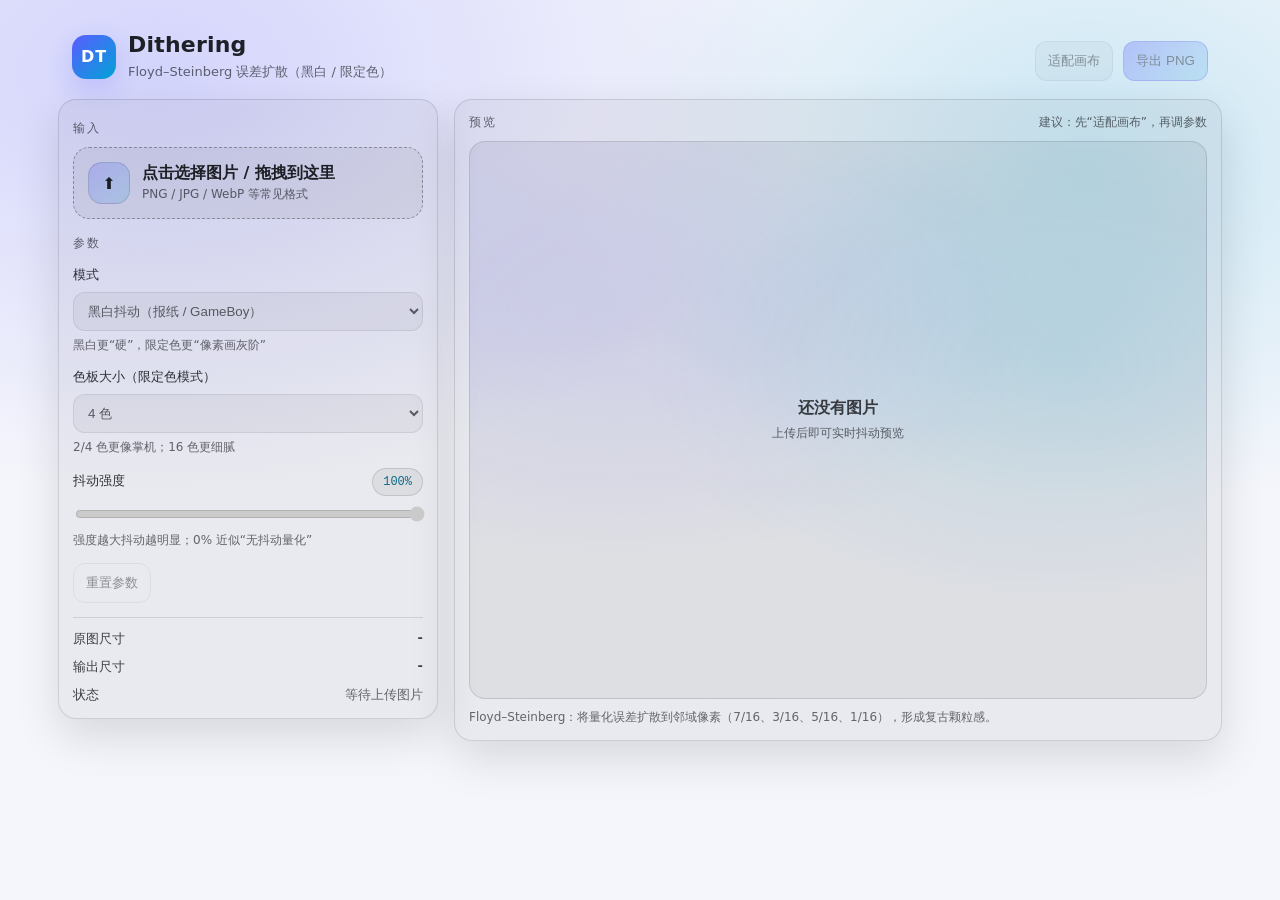
<file: Floyd–Steinberg/index.html>
<!doctype html>
<html lang="zh-CN">
<head>
  <meta charset="utf-8" />
  <meta name="viewport" content="width=device-width,initial-scale=1" />
  <title>Dithering · Floyd–Steinberg</title>
  <meta name="description" content="黑白/限定色 Floyd–Steinberg 误差扩散抖动：复古报纸风、GameBoy 风" />
  <link rel="stylesheet" href="./css/main.css" />
</head>

<body>
  <div class="app">
    <header class="header">
      <div class="brand">
        <div class="badge">DT</div>
        <div class="brandText">
          <h1>Dithering</h1>
          <p>Floyd–Steinberg 误差扩散（黑白 / 限定色）</p>
        </div>
      </div>

      <div class="headerActions">
        <button id="btnFit" class="btn" type="button" disabled>适配画布</button>
        <button id="btnExport" class="btn primary" type="button" disabled>导出 PNG</button>
      </div>
    </header>

    <main class="grid">
      <!-- Controls -->
      <section class="card controls">
        <div class="cardTitle">输入</div>

        <div id="dropzone" class="dropzone" role="button" tabindex="0" aria-label="上传图片（点击或拖拽）">
          <input id="fileInput" type="file" accept="image/*" hidden />
          <div class="dzIcon">⬆</div>
          <div class="dzText">
            <div class="dzHeadline">点击选择图片 / 拖拽到这里</div>
            <div class="dzHint">PNG / JPG / WebP 等常见格式</div>
          </div>
        </div>

        <div class="cardTitle" style="margin-top:16px;">参数</div>

        <div class="field">
          <label for="selMode">模式</label>
          <select id="selMode">
            <option value="bw" selected>黑白抖动（报纸 / GameBoy）</option>
            <option value="palette">限定色抖动（灰阶色板）</option>
          </select>
          <div class="help">黑白更“硬”，限定色更“像素画灰阶”</div>
        </div>

        <div class="field">
          <label for="selColors">色板大小（限定色模式）</label>
          <select id="selColors" disabled>
            <option value="2">2 色</option>
            <option value="4" selected>4 色</option>
            <option value="8">8 色</option>
            <option value="16">16 色</option>
          </select>
          <div class="help">2/4 色更像掌机；16 色更细腻</div>
        </div>

        <div class="field">
          <div class="fieldRow">
            <label for="rangeStrength">抖动强度</label>
            <div class="chip"><span id="valStrength">100</span>%</div>
          </div>
          <input id="rangeStrength" type="range" min="0" max="100" step="1" value="100" />
          <div class="help">强度越大抖动越明显；0% 近似“无抖动量化”</div>
        </div>

        <div class="rowBtns">
          <button id="btnReset" class="btn ghost" type="button" disabled>重置参数</button>
        </div>

        <div class="meta">
          <div class="metaRow"><span>原图尺寸</span><b id="txtOrig">-</b></div>
          <div class="metaRow"><span>输出尺寸</span><b id="txtOut">-</b></div>
          <div class="metaRow"><span>状态</span><span id="txtStatus" class="muted">等待上传图片</span></div>
        </div>
      </section>

      <!-- Canvas -->
      <section class="card stage">
        <div class="stageTop">
          <div class="cardTitle" style="margin:0;">预览</div>
          <div class="stageHint">建议：先“适配画布”，再调参数</div>
        </div>

        <div class="canvasWrap">
          <canvas id="canvas" width="960" height="540"></canvas>
          <div id="emptyState" class="empty">
            <div class="emptyTitle">还没有图片</div>
            <div class="emptySub">上传后即可实时抖动预览</div>
          </div>
        </div>

        <div class="note">
          Floyd–Steinberg：将量化误差扩散到邻域像素（7/16、3/16、5/16、1/16），形成复古颗粒感。
        </div>
      </section>
    </main>
  </div>

  <!-- 这里的 script.js 就用我上一条给你的那份，原封不动保存即可 -->
  <script src="./js/main.js"></script>
</body>
</html>
</file>
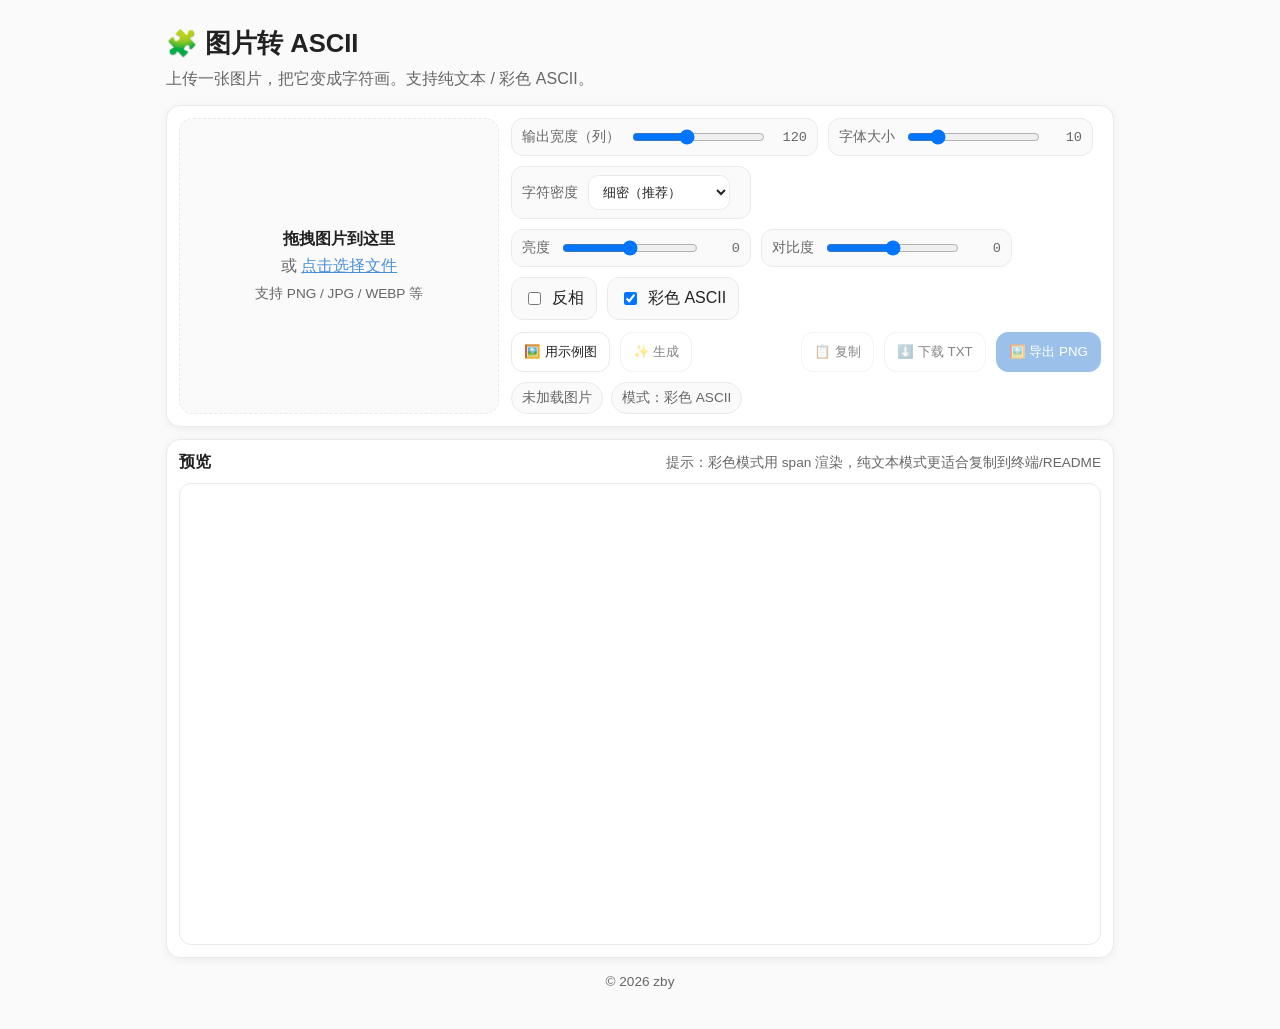
<file: img2ascii/index.html>
<!DOCTYPE html>
<html lang="zh-CN">
<head>
  <meta charset="UTF-8" />
  <meta name="viewport" content="width=device-width, initial-scale=1.0" />
  <title>图片转 ASCII | zby</title>
  <link rel="stylesheet" href="./css/main.css" />
</head>
<body>
  <div class="wrap">
    <header class="header">
      <h1>🧩 图片转 ASCII</h1>
      <p class="sub">上传一张图片，把它变成字符画。支持纯文本 / 彩色 ASCII。</p>
    </header>

    <section class="panel">
      <div class="drop" id="drop">
        <input id="fileInput" type="file" accept="image/*" hidden />
        <div class="drop-inner">
          <div class="drop-title">拖拽图片到这里</div>
          <div class="drop-sub">或 <button class="link" id="pickBtn" type="button">点击选择文件</button></div>
          <div class="drop-hint" id="fileHint">支持 PNG / JPG / WEBP 等</div>
        </div>
      </div>

      <div class="controls">
        <div class="row">
          <label class="field">
            <span class="label">输出宽度（列）</span>
            <input id="widthRange" type="range" min="40" max="240" value="120" />
            <span class="mini" id="widthText">120</span>
          </label>

          <label class="field">
            <span class="label">字体大小</span>
            <input id="fontRange" type="range" min="8" max="18" value="10" />
            <span class="mini" id="fontText">10</span>
          </label>

          <label class="field">
            <span class="label">字符密度</span>
            <select id="charsetSelect">
              <option value="detailed">细密（推荐）</option>
              <option value="simple">简洁</option>
              <option value="blocks">方块</option>
              <option value="binary">二值</option>
            </select>
          </label>
        </div>

        <div class="row">
          <label class="field">
            <span class="label">亮度</span>
            <input id="brightnessRange" type="range" min="-50" max="50" value="0" />
            <span class="mini" id="brightnessText">0</span>
          </label>

          <label class="field">
            <span class="label">对比度</span>
            <input id="contrastRange" type="range" min="-50" max="50" value="0" />
            <span class="mini" id="contrastText">0</span>
          </label>

          <label class="field checkbox">
            <input id="invertChk" type="checkbox" />
            <span>反相</span>
          </label>

          <label class="field checkbox">
            <input id="colorChk" type="checkbox" checked />
            <span>彩色 ASCII</span>
          </label>
        </div>

        <div class="row buttons">
          <button class="btn" id="btnExample" type="button">🖼️ 用示例图</button>
          <button class="btn" id="btnRender" type="button" disabled>✨ 生成</button>
          <span class="divider"></span>
          <button class="btn" id="btnCopy" type="button" disabled>📋 复制</button>
          <button class="btn" id="btnDownloadTxt" type="button" disabled>⬇️ 下载 TXT</button>
          <button class="btn primary" id="btnDownloadPng" type="button" disabled>🖼️ 导出 PNG</button>
        </div>

        <div class="meta">
          <span class="badge" id="metaInfo">未加载图片</span>
          <span class="badge" id="metaMode">模式：-</span>
        </div>
      </div>
    </section>

    <section class="card">
      <div class="preview">
        <div class="preview-head">
          <span class="title">预览</span>
          <span class="hint">提示：彩色模式用 span 渲染，纯文本模式更适合复制到终端/README</span>
        </div>

        <div class="out-wrap" id="outWrap">
          <!-- 彩色模式输出：div（里面放 span） -->
          <div id="outColor" class="out out-color" aria-label="ASCII 输出（彩色）"></div>
          <!-- 纯文本输出：pre -->
          <pre id="outText" class="out out-text" aria-label="ASCII 输出（文本）"></pre>
        </div>
      </div>
    </section>

    <footer class="footer">
      <span>© 2026 zby</span>
    </footer>
  </div>

  <!-- 隐藏画布：用于采样 -->
  <canvas id="srcCanvas" hidden></canvas>
  <script src="./js/main.js"></script>
</body>
</html>
</file>
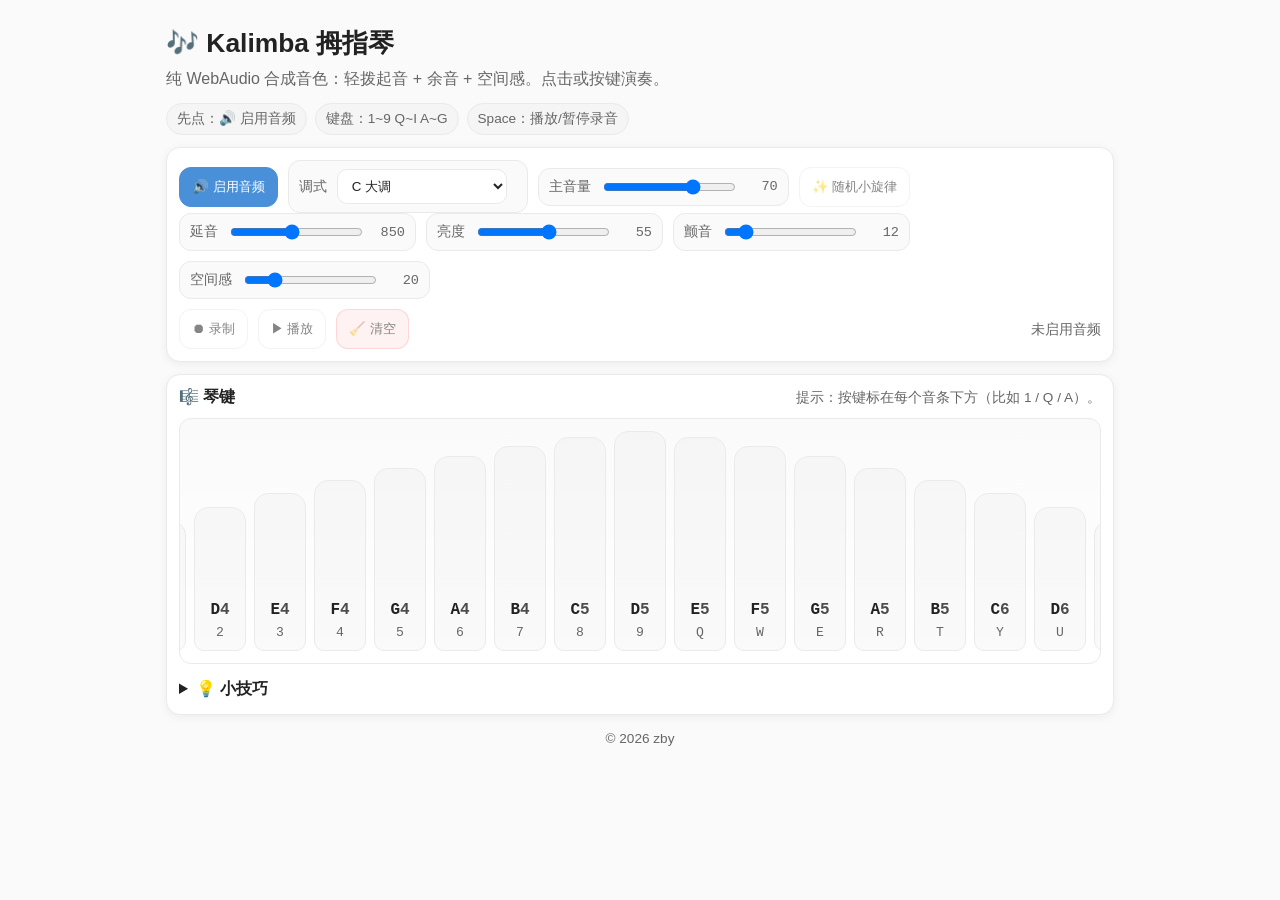
<file: kalimba/index.html>
<!DOCTYPE html>
<html lang="zh-CN">
<head>
  <meta charset="UTF-8" />
  <meta name="viewport" content="width=device-width, initial-scale=1.0" />
  <title>Kalimba | zby</title>
  <link rel="stylesheet" href="./css/main.css" />
</head>
<body>
  <div class="wrap">
    <header class="header">
      <div>
        <h1>🎶 Kalimba 拇指琴</h1>
        <p class="sub">纯 WebAudio 合成音色：轻拨起音 + 余音 + 空间感。点击或按键演奏。</p>
      </div>
      <div class="hint">
        <span class="badge">先点：🔊 启用音频</span>
        <span class="badge">键盘：1~9 Q~I A~G</span>
        <span class="badge">Space：播放/暂停录音</span>
      </div>
    </header>

    <section class="panel">
      <div class="row">
        <button id="btnAudio" class="btn primary" type="button">🔊 启用音频</button>

        <label class="field">
          <span class="label">调式</span>
          <select id="scaleSelect">
            <option value="c_major">C 大调</option>
            <option value="a_minor">A 小调</option>
            <option value="pentatonic">五声音阶</option>
          </select>
        </label>

        <label class="field">
          <span class="label">主音量</span>
          <input id="master" type="range" min="0" max="100" value="70" />
          <span class="mini" id="masterText">70</span>
        </label>

        <button id="btnRandomSong" class="btn" type="button" disabled>✨ 随机小旋律</button>
      </div>

      <div class="row small">
        <label class="field">
          <span class="label">延音</span>
          <input id="release" type="range" min="40" max="1800" value="850" />
          <span class="mini" id="releaseText">850</span>
        </label>

        <label class="field">
          <span class="label">亮度</span>
          <input id="brightness" type="range" min="0" max="100" value="55" />
          <span class="mini" id="brightnessText">55</span>
        </label>

        <label class="field">
          <span class="label">颤音</span>
          <input id="vibrato" type="range" min="0" max="100" value="12" />
          <span class="mini" id="vibratoText">12</span>
        </label>

        <label class="field">
          <span class="label">空间感</span>
          <input id="space" type="range" min="0" max="100" value="20" />
          <span class="mini" id="spaceText">20</span>
        </label>
      </div>

      <div class="row transport">
        <button id="btnRec" class="btn" type="button" disabled>⏺ 录制</button>
        <button id="btnPlay" class="btn" type="button" disabled>▶ 播放</button>
        <button id="btnClear" class="btn danger" type="button" disabled>🧹 清空</button>
        <span class="divider"></span>
        <span class="status" id="status">未启用音频</span>
      </div>
    </section>

    <section class="card">
      <div class="kb-head">
        <div class="kb-title">🎼 琴键</div>
        <div class="kb-sub">提示：按键标在每个音条下方（比如 1 / Q / A）。</div>
      </div>
      <div id="keys" class="keys" aria-label="Kalimba 键盘区">
        <!-- JS 生成 -->
      </div>

      <details class="tips">
        <summary>💡 小技巧</summary>
        <ul>
          <li>想要更“像拇指琴”：把亮度调到 40~65，延音 700~1100，空间感 15~35。</li>
          <li>五声音阶随便弹都好听，很适合录一段 loop 做背景音乐。</li>
          <li>如果觉得音太刺耳：降低亮度或把主音量调小。</li>
        </ul>
      </details>
    </section>

    <footer class="footer">© 2026 zby</footer>
  </div>

  <script src="./js/main.js"></script>
</body>
</html>
</file>
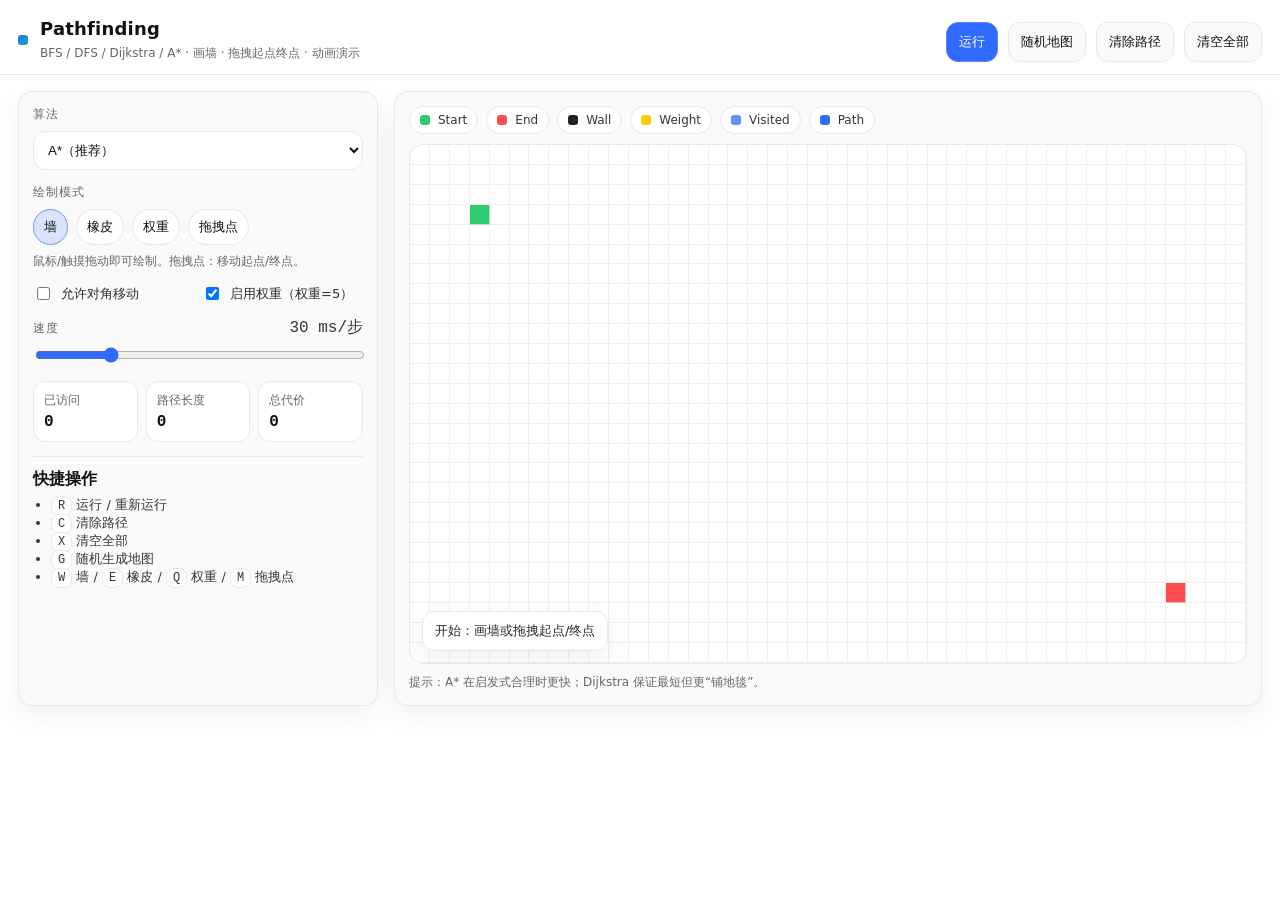
<file: PathfindingVisualize/index.html>
<!doctype html>
<html lang="zh-CN">
<head>
  <meta charset="utf-8" />
  <meta name="viewport" content="width=device-width,initial-scale=1" />
  <title>Pathfinding · 可视化</title>
  <meta name="description" content="BFS/DFS/Dijkstra/A* 路径搜索可视化：画墙、拖拽起点终点、动画演示最短路。" />
  <link rel="stylesheet" href="./css/main.css" />
</head>

<body>
  <header class="topbar">
    <div class="title">
      <div class="mark"></div>
      <div>
        <h1>Pathfinding</h1>
        <p>BFS / DFS / Dijkstra / A* · 画墙 · 拖拽起点终点 · 动画演示</p>
      </div>
    </div>

    <div class="actions">
      <button id="btnRun" class="btn primary">运行</button>
      <button id="btnRandom" class="btn">随机地图</button>
      <button id="btnClearPath" class="btn">清除路径</button>
      <button id="btnClearAll" class="btn">清空全部</button>
    </div>
  </header>

  <main class="layout">
    <section class="panel">
      <div class="group">
        <label class="label">算法</label>
        <select id="algo">
          <option value="astar" selected>A*（推荐）</option>
          <option value="dijkstra">Dijkstra（最短路）</option>
          <option value="bfs">BFS（无权最短）</option>
          <option value="dfs">DFS（不保证最短）</option>
        </select>
      </div>

      <div class="group">
        <label class="label">绘制模式</label>
        <div class="seg">
          <button id="toolWall" class="segBtn active" data-tool="wall">墙</button>
          <button id="toolErase" class="segBtn" data-tool="erase">橡皮</button>
          <button id="toolWeight" class="segBtn" data-tool="weight">权重</button>
          <button id="toolMove" class="segBtn" data-tool="move">拖拽点</button>
        </div>
        <div class="hint">鼠标/触摸拖动即可绘制。拖拽点：移动起点/终点。</div>
      </div>

      <div class="group grid2">
        <label class="check">
          <input id="chkDiagonal" type="checkbox" />
          允许对角移动
        </label>

        <label class="check">
          <input id="chkAllowWeight" type="checkbox" checked />
          启用权重（权重=5）
        </label>
      </div>

      <div class="group">
        <div class="row">
          <span class="label">速度</span>
          <span class="mono"><span id="speedText">30</span> ms/步</span>
        </div>
        <input id="speed" type="range" min="5" max="120" step="1" value="30" />
      </div>

      <div class="group stats">
        <div class="stat"><span>已访问</span><b id="visitedCnt">0</b></div>
        <div class="stat"><span>路径长度</span><b id="pathLen">0</b></div>
        <div class="stat"><span>总代价</span><b id="pathCost">0</b></div>
      </div>

      <div class="group tips">
        <div class="tipTitle">快捷操作</div>
        <ul>
          <li><kbd>R</kbd> 运行 / 重新运行</li>
          <li><kbd>C</kbd> 清除路径</li>
          <li><kbd>X</kbd> 清空全部</li>
          <li><kbd>G</kbd> 随机生成地图</li>
          <li><kbd>W</kbd> 墙 / <kbd>E</kbd> 橡皮 / <kbd>Q</kbd> 权重 / <kbd>M</kbd> 拖拽点</li>
        </ul>
      </div>
    </section>

    <section class="stage">
      <div class="legend">
        <div class="pill"><span class="dot start"></span>Start</div>
        <div class="pill"><span class="dot end"></span>End</div>
        <div class="pill"><span class="dot wall"></span>Wall</div>
        <div class="pill"><span class="dot weight"></span>Weight</div>
        <div class="pill"><span class="dot visited"></span>Visited</div>
        <div class="pill"><span class="dot path"></span>Path</div>
      </div>

      <div class="boardWrap">
        <div id="board" class="board" aria-label="网格画布"></div>
        <div id="toast" class="toast" aria-hidden="true"></div>
      </div>

      <div class="foot">
        <span class="muted">提示：A* 在启发式合理时更快；Dijkstra 保证最短但更“铺地毯”。</span>
      </div>
    </section>
  </main>

  <script src="./js/main.js"></script>
</body>
</html>
</file>
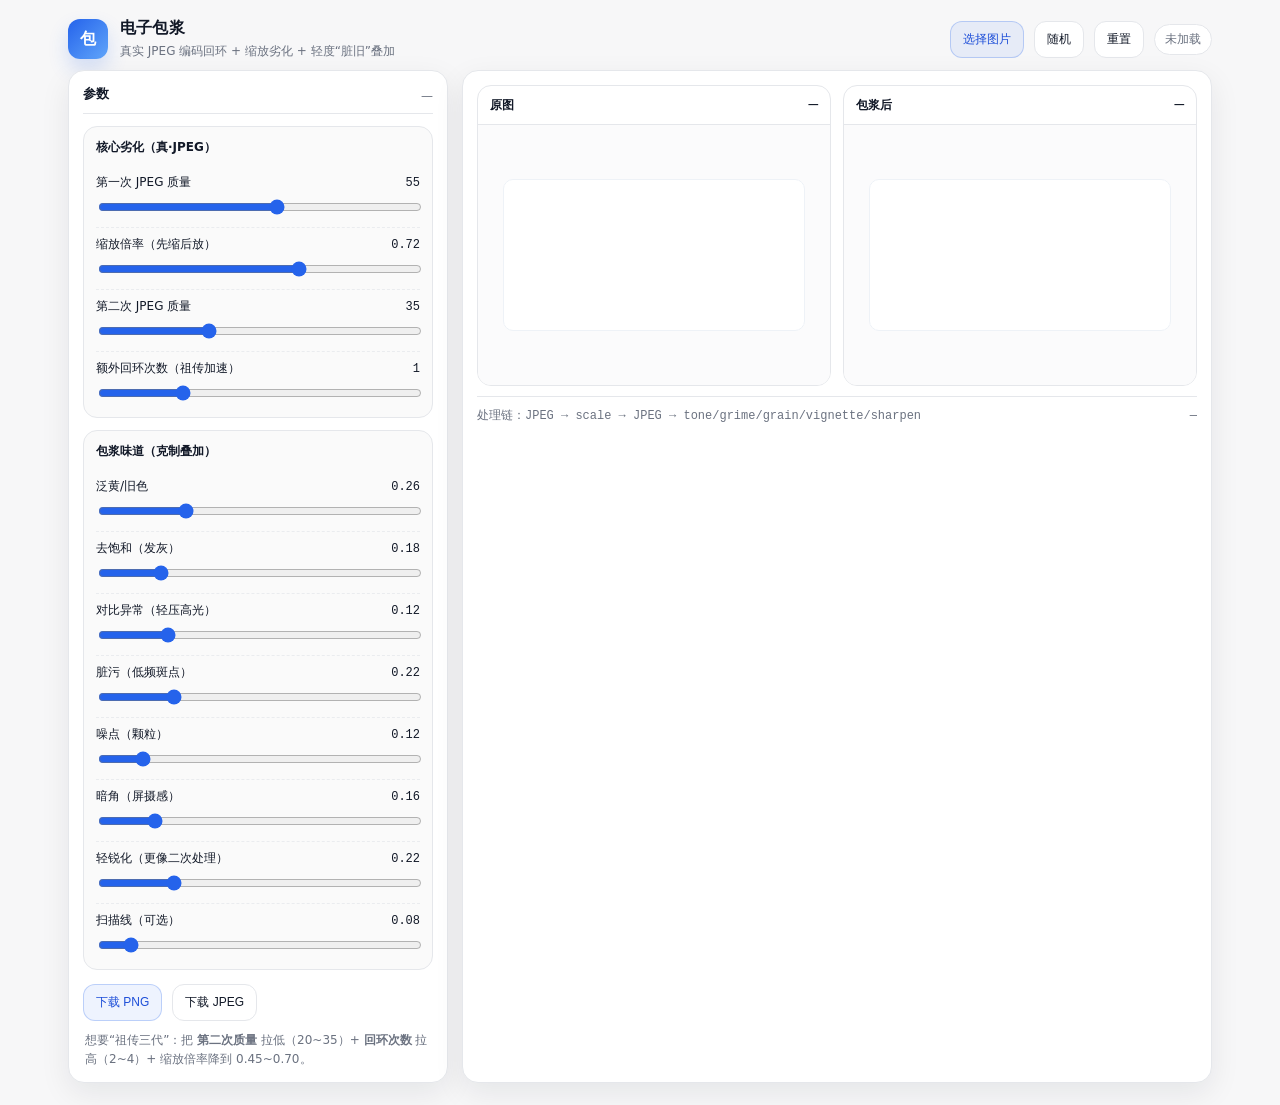
<file: photoPatina/index.html>
<!doctype html>
<html lang="zh-CN">
<head>
  <meta charset="utf-8" />
  <meta name="viewport" content="width=device-width,initial-scale=1" />
  <title>电子包浆 · JPEG 二次压缩</title>
  <link rel="stylesheet" href="./css/main.css" />
</head>

<body>
  <header class="top">
    <div class="brand">
      <div class="logo">包</div>
      <div>
        <h1>电子包浆</h1>
        <p class="sub">真实 JPEG 编码回环 + 缩放劣化 + 轻度“脏旧”叠加</p>
      </div>
    </div>

    <div class="actions">
      <label class="btn primary" for="file">选择图片</label>
      <input id="file" type="file" accept="image/*" />
      <button class="btn" id="randomBtn" type="button">随机</button>
      <button class="btn" id="resetBtn" type="button">重置</button>
      <div class="status" id="status">未加载</div>
    </div>
  </header>

  <main class="layout">
    <section class="panel">
      <div class="panelHead">
        <h2>参数</h2>
        <div class="meta" id="meta">—</div>
      </div>

      <div class="group">
        <div class="groupTitle">核心劣化（真·JPEG）</div>

        <div class="control">
          <div class="row">
            <span>第一次 JPEG 质量</span>
            <span class="mono" id="q1v">55</span>
          </div>
          <input id="q1" type="range" min="5" max="95" value="55" />
        </div>

        <div class="control">
          <div class="row">
            <span>缩放倍率（先缩后放）</span>
            <span class="mono" id="scaleV">0.72</span>
          </div>
          <input id="scale" type="range" min="0.25" max="1" step="0.01" value="0.72" />
        </div>

        <div class="control">
          <div class="row">
            <span>第二次 JPEG 质量</span>
            <span class="mono" id="q2v">35</span>
          </div>
          <input id="q2" type="range" min="5" max="95" value="35" />
        </div>

        <div class="control">
          <div class="row">
            <span>额外回环次数（祖传加速）</span>
            <span class="mono" id="loopsV">1</span>
          </div>
          <input id="loops" type="range" min="0" max="4" value="1" />
        </div>
      </div>

      <div class="group">
        <div class="groupTitle">包浆味道（克制叠加）</div>

        <div class="control">
          <div class="row">
            <span>泛黄/旧色</span>
            <span class="mono" id="warmV">0.26</span>
          </div>
          <input id="warm" type="range" min="0" max="1" step="0.01" value="0.26" />
        </div>

        <div class="control">
          <div class="row">
            <span>去饱和（发灰）</span>
            <span class="mono" id="desatV">0.18</span>
          </div>
          <input id="desat" type="range" min="0" max="1" step="0.01" value="0.18" />
        </div>

        <div class="control">
          <div class="row">
            <span>对比异常（轻压高光）</span>
            <span class="mono" id="contrastV">0.12</span>
          </div>
          <input id="contrast" type="range" min="0" max="0.6" step="0.01" value="0.12" />
        </div>

        <div class="control">
          <div class="row">
            <span>脏污（低频斑点）</span>
            <span class="mono" id="grimeV">0.22</span>
          </div>
          <input id="grime" type="range" min="0" max="1" step="0.01" value="0.22" />
        </div>

        <div class="control">
          <div class="row">
            <span>噪点（颗粒）</span>
            <span class="mono" id="grainV">0.12</span>
          </div>
          <input id="grain" type="range" min="0" max="1" step="0.01" value="0.12" />
        </div>

        <div class="control">
          <div class="row">
            <span>暗角（屏摄感）</span>
            <span class="mono" id="vignetteV">0.16</span>
          </div>
          <input id="vignette" type="range" min="0" max="1" step="0.01" value="0.16" />
        </div>

        <div class="control">
          <div class="row">
            <span>轻锐化（更像二次处理）</span>
            <span class="mono" id="sharpenV">0.22</span>
          </div>
          <input id="sharpen" type="range" min="0" max="1" step="0.01" value="0.22" />
        </div>

        <div class="control">
          <div class="row">
            <span>扫描线（可选）</span>
            <span class="mono" id="scanV">0.08</span>
          </div>
          <input id="scanlines" type="range" min="0" max="1" step="0.01" value="0.08" />
        </div>
      </div>

      <div class="downloadRow">
        <button class="btn primary" id="downloadPng" type="button">下载 PNG</button>
        <button class="btn" id="downloadJpg" type="button">下载 JPEG</button>
      </div>

      <p class="tip">
        想要“祖传三代”：把 <b>第二次质量</b> 拉低（20~35）+ <b>回环次数</b> 拉高（2~4）+ 缩放倍率降到 0.45~0.70。
      </p>
    </section>

    <section class="viewer">
      <div class="grid">
        <div class="card">
          <div class="cardHead">
            <h3>原图</h3>
            <div class="mono" id="srcInfo">—</div>
          </div>
          <div class="canvasBox">
            <canvas id="srcCanvas"></canvas>
          </div>
        </div>

        <div class="card">
          <div class="cardHead">
            <h3>包浆后</h3>
            <div class="mono" id="outInfo">—</div>
          </div>
          <div class="canvasBox">
            <canvas id="outCanvas"></canvas>
          </div>
        </div>
      </div>

      <div class="foot">
        <div>处理链：<span class="mono">JPEG → scale → JPEG → tone/grime/grain/vignette/sharpen</span></div>
        <div class="mono" id="perf">—</div>
      </div>
    </section>
  </main>

  <script type="module" src="./js/main.js"></script>
</body>
</html>
</file>
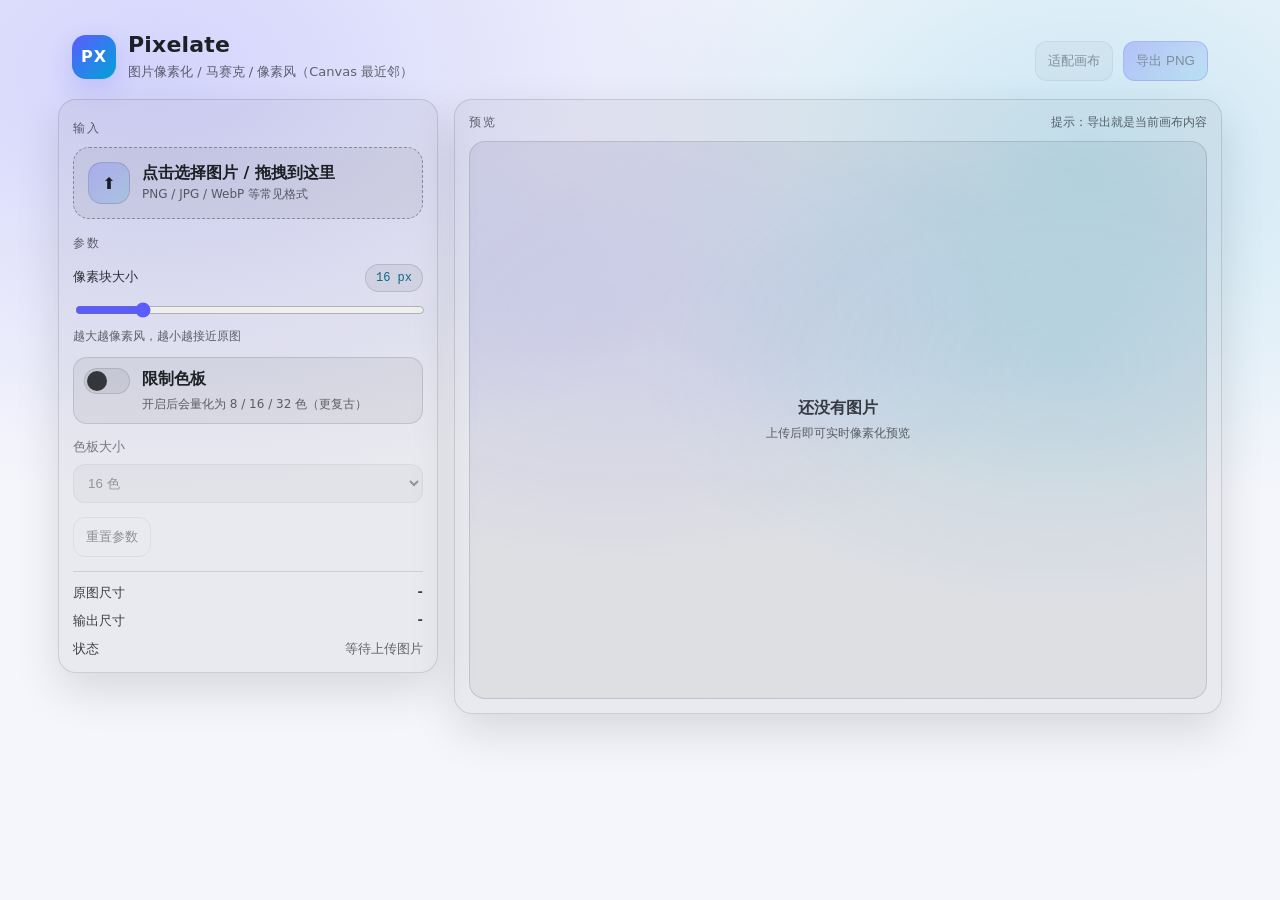
<file: pixelate/index.html>
<!doctype html>
<html lang="zh-CN">
<head>
  <meta charset="utf-8" />
  <meta name="viewport" content="width=device-width,initial-scale=1" />
  <title>Pixelate · 图片像素化</title>
  <meta name="description" content="上传图片 → 调像素块大小 → 一键导出 PNG（可选 8/16/32 色量化）" />
  <link rel="stylesheet" href="./css/main.css" />
</head>

<body>
  <div class="app">
    <header class="header">
      <div class="brand">
        <div class="badge">PX</div>
        <div class="brandText">
          <h1>Pixelate</h1>
          <p>图片像素化 / 马赛克 / 像素风（Canvas 最近邻）</p>
        </div>
      </div>

      <div class="headerActions">
        <button id="btnFit" class="btn" type="button" disabled>适配画布</button>
        <button id="btnExport" class="btn primary" type="button" disabled>导出 PNG</button>
      </div>
    </header>

    <main class="grid">
      <!-- Controls -->
      <section class="card controls">
        <div class="cardTitle">输入</div>

        <div id="dropzone" class="dropzone" role="button" tabindex="0" aria-label="上传图片（点击或拖拽）">
          <input id="fileInput" type="file" accept="image/*" hidden />
          <div class="dzIcon">⬆</div>
          <div class="dzText">
            <div class="dzHeadline">点击选择图片 / 拖拽到这里</div>
            <div class="dzHint">PNG / JPG / WebP 等常见格式</div>
          </div>
        </div>

        <div class="cardTitle" style="margin-top:16px;">参数</div>

        <div class="field">
          <div class="fieldRow">
            <label for="rangeBlock">像素块大小</label>
            <div class="chip"><span id="valBlock">16</span> px</div>
          </div>
          <input id="rangeBlock" type="range" min="2" max="80" step="1" value="16" />
          <div class="help">越大越像素风，越小越接近原图</div>
        </div>

        <div class="field switchRow">
          <label class="switch">
            <input id="chkPalette" type="checkbox" />
            <span class="track"></span>
            <span class="thumb"></span>
          </label>
          <div class="switchText">
            <div class="switchTitle">限制色板</div>
            <div class="help">开启后会量化为 8 / 16 / 32 色（更复古）</div>
          </div>
        </div>

        <div id="paletteWrap" class="field" aria-hidden="true">
          <label for="selPalette">色板大小</label>
          <select id="selPalette" disabled>
            <option value="8">8 色</option>
            <option value="16" selected>16 色</option>
            <option value="32">32 色</option>
          </select>
        </div>

        <div class="rowBtns">
          <button id="btnReset" class="btn ghost" type="button" disabled>重置参数</button>
        </div>

        <div class="meta">
          <div class="metaRow"><span>原图尺寸</span><b id="txtOrig">-</b></div>
          <div class="metaRow"><span>输出尺寸</span><b id="txtOut">-</b></div>
          <div class="metaRow"><span>状态</span><span id="txtStatus" class="muted">等待上传图片</span></div>
        </div>
      </section>

      <!-- Canvas -->
      <section class="card stage">
        <div class="stageTop">
          <div class="cardTitle" style="margin:0;">预览</div>
          <div class="stageHint">提示：导出就是当前画布内容</div>
        </div>

        <div class="canvasWrap">
          <canvas id="canvas" width="960" height="540"></canvas>
          <div id="emptyState" class="empty">
            <div class="emptyTitle">还没有图片</div>
            <div class="emptySub">上传后即可实时像素化预览</div>
          </div>
        </div>
      </section>
    </main>
  </div>

  <script src="./js/main.js"></script>
</body>
</html>
</file>
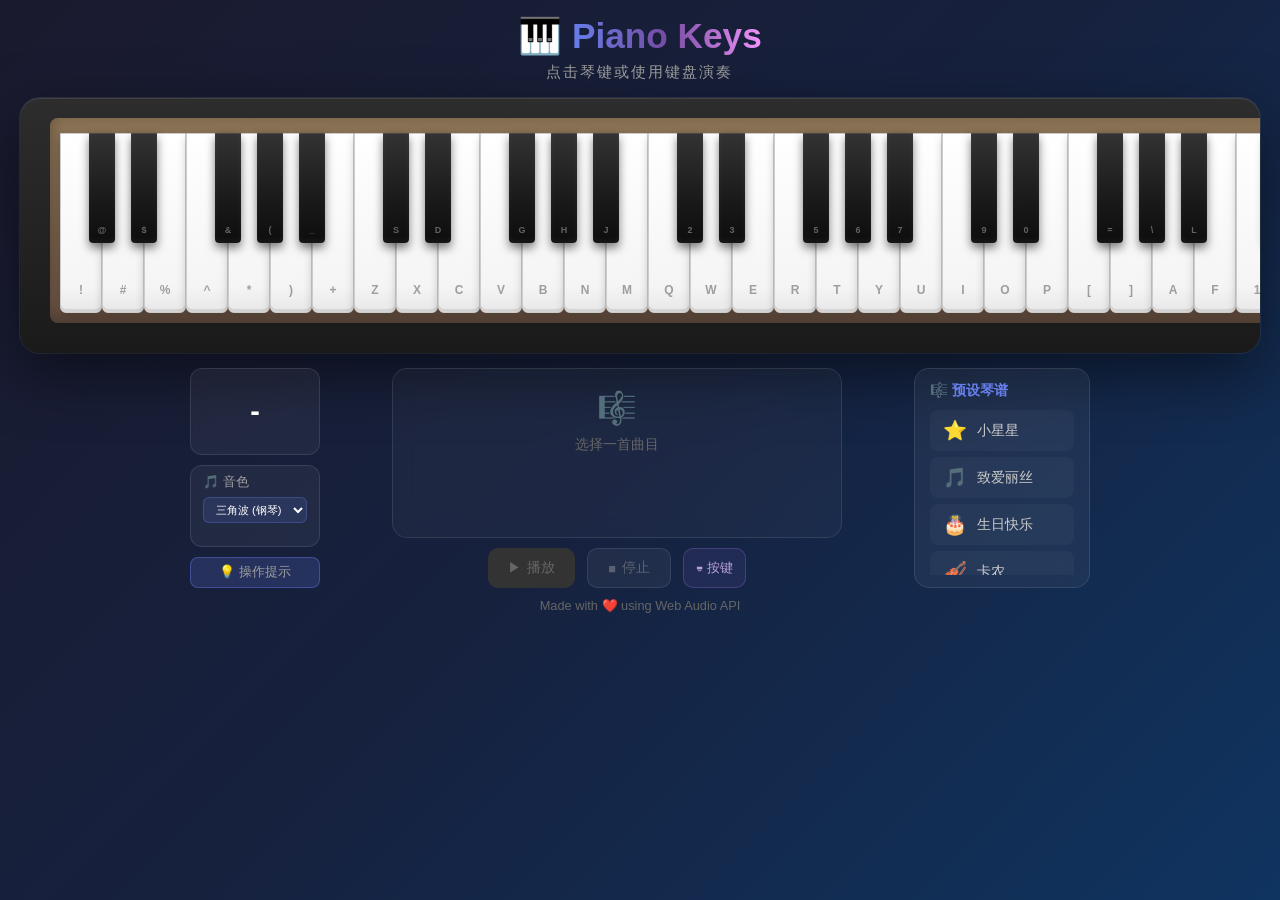
<file: playPiano/index.html>
<!DOCTYPE html>
<html lang="zh-CN">
<head>
    <meta charset="UTF-8">
    <meta name="viewport" content="width=device-width, initial-scale=1.0">
    <title>🎹 Piano Keys</title>
    <link rel="stylesheet" href="css/main.css">
</head>
<body>
    <div class="container">
        <header class="header">
            <h1><span class="emoji">🎹</span> <span class="title-text">Piano Keys</span></h1>
            <p class="subtitle">点击琴键或使用键盘演奏</p>
        </header>

        <div class="piano-wrapper">
            <div class="piano" id="piano">
                <!-- 5个八度: C2 - C7 -->
                <div class="octave" data-octave="2">
                    <div class="key white" data-note="C2"><span>!</span></div>
                    <div class="key black" data-note="C#2"><span>@</span></div>
                    <div class="key white" data-note="D2"><span>#</span></div>
                    <div class="key black" data-note="D#2"><span>$</span></div>
                    <div class="key white" data-note="E2"><span>%</span></div>
                    <div class="key white" data-note="F2"><span>^</span></div>
                    <div class="key black" data-note="F#2"><span>&</span></div>
                    <div class="key white" data-note="G2"><span>*</span></div>
                    <div class="key black" data-note="G#2"><span>(</span></div>
                    <div class="key white" data-note="A2"><span>)</span></div>
                    <div class="key black" data-note="A#2"><span>_</span></div>
                    <div class="key white" data-note="B2"><span>+</span></div>
                </div>

                <div class="octave" data-octave="3">
                    <div class="key white" data-note="C3"><span>Z</span></div>
                    <div class="key black" data-note="C#3"><span>S</span></div>
                    <div class="key white" data-note="D3"><span>X</span></div>
                    <div class="key black" data-note="D#3"><span>D</span></div>
                    <div class="key white" data-note="E3"><span>C</span></div>
                    <div class="key white" data-note="F3"><span>V</span></div>
                    <div class="key black" data-note="F#3"><span>G</span></div>
                    <div class="key white" data-note="G3"><span>B</span></div>
                    <div class="key black" data-note="G#3"><span>H</span></div>
                    <div class="key white" data-note="A3"><span>N</span></div>
                    <div class="key black" data-note="A#3"><span>J</span></div>
                    <div class="key white" data-note="B3"><span>M</span></div>
                </div>

                <div class="octave" data-octave="4">
                    <div class="key white" data-note="C4"><span>Q</span></div>
                    <div class="key black" data-note="C#4"><span>2</span></div>
                    <div class="key white" data-note="D4"><span>W</span></div>
                    <div class="key black" data-note="D#4"><span>3</span></div>
                    <div class="key white" data-note="E4"><span>E</span></div>
                    <div class="key white" data-note="F4"><span>R</span></div>
                    <div class="key black" data-note="F#4"><span>5</span></div>
                    <div class="key white" data-note="G4"><span>T</span></div>
                    <div class="key black" data-note="G#4"><span>6</span></div>
                    <div class="key white" data-note="A4"><span>Y</span></div>
                    <div class="key black" data-note="A#4"><span>7</span></div>
                    <div class="key white" data-note="B4"><span>U</span></div>
                </div>

                <div class="octave" data-octave="5">
                    <div class="key white" data-note="C5"><span>I</span></div>
                    <div class="key black" data-note="C#5"><span>9</span></div>
                    <div class="key white" data-note="D5"><span>O</span></div>
                    <div class="key black" data-note="D#5"><span>0</span></div>
                    <div class="key white" data-note="E5"><span>P</span></div>
                    <div class="key white" data-note="F5"><span>[</span></div>
                    <div class="key black" data-note="F#5"><span>=</span></div>
                    <div class="key white" data-note="G5"><span>]</span></div>
                    <div class="key black" data-note="G#5"><span>\</span></div>
                    <div class="key white" data-note="A5"><span>A</span></div>
                    <div class="key black" data-note="A#5"><span>L</span></div>
                    <div class="key white" data-note="B5"><span>F</span></div>
                </div>

                <div class="octave" data-octave="6">
                    <div class="key white" data-note="C6"><span>1</span></div>
                    <div class="key black" data-note="C#6"><span>4</span></div>
                    <div class="key white" data-note="D6"><span>8</span></div>
                    <div class="key black" data-note="D#6"><span>-</span></div>
                    <div class="key white" data-note="E6"><span>K</span></div>
                    <div class="key white" data-note="F6"><span>;</span></div>
                    <div class="key black" data-note="F#6"><span>'</span></div>
                    <div class="key white" data-note="G6"><span>,</span></div>
                    <div class="key black" data-note="G#6"><span>.</span></div>
                    <div class="key white" data-note="A6"><span>/</span></div>
                    <div class="key black" data-note="A#6"></div>
                    <div class="key white" data-note="B6"></div>
                </div>

                <div class="octave" data-octave="7">
                    <div class="key white" data-note="C7"></div>
                </div>
            </div>
        </div>

        <div class="controls">
            <!-- 左侧：当前音符 + 音色选择 + 提示按钮 -->
            <div class="left-panel">
                <div class="info-box">
                    <div class="current-note" id="currentNote">-</div>
                </div>
                <div class="tone-selector">
                    <label class="tone-label">🎵 音色</label>
                    <select class="tone-select" id="toneSelect">
                        <option value="triangle">三角波 (钢琴)</option>
                        <option value="sine">正弦波 (纯音)</option>
                        <option value="square">方波 (游戏)</option>
                        <option value="sawtooth">锯齿波 (电子)</option>
                    </select>
                </div>
                <button class="help-btn" id="helpBtn">💡 操作提示</button>
                <!-- 提示弹窗 -->
                <div class="tips-modal" id="tipsModal">
                    <div class="tips-content">
                        <button class="tips-close" id="tipsClose">×</button>
                        <h3 id="tipsTitle">💡 使用提示</h3>
                        <ul id="tipsList">
                            <li>点击琴键播放音符</li>
                            <li>按住琴键持续发声，松开停止</li>
                            <li>C3八度: Z S X D C V G B H N J M</li>
                            <li>C4八度: Q 2 W 3 E R 5 T 6 Y 7 U</li>
                        </ul>
                    </div>
                </div>
            </div>

            <!-- 中间：琴谱显示区域 -->
            <div class="center-panel">
                <div class="sheet-display" id="sheetDisplay">
                    <div class="sheet-placeholder">
                        <span class="placeholder-icon">🎼</span>
                        <span class="placeholder-text">选择一首曲目</span>
                    </div>
                </div>
                <div class="sheet-controls">
                    <button class="play-btn" id="playBtn" disabled>
                        <span class="play-icon">▶</span>
                        <span class="play-text">播放</span>
                    </button>
                    <button class="stop-btn" id="stopBtn" disabled>
                        <span class="stop-icon">■</span>
                        <span class="stop-text">停止</span>
                    </button>
                    <button class="notation-btn" id="notationBtn" title="切换显示模式">
                        <span class="notation-icon">⌨</span>
                        <span class="notation-text">按键</span>
                    </button>
                </div>
            </div>

            <!-- 右侧：预设琴谱 -->
            <div class="right-panel">
                <h3 class="panel-title">🎼 预设琴谱</h3>
                <div class="sheet-list">
                    <div class="sheet-item" data-sheet="twinkle">
                        <span class="sheet-icon">⭐</span>
                        <span class="sheet-name">小星星</span>
                    </div>
                    <div class="sheet-item" data-sheet="furElise">
                        <span class="sheet-icon">🎵</span>
                        <span class="sheet-name">致爱丽丝</span>
                    </div>
                    <div class="sheet-item" data-sheet="happyBirthday">
                        <span class="sheet-icon">🎂</span>
                        <span class="sheet-name">生日快乐</span>
                    </div>
                    <div class="sheet-item" data-sheet="canonInD">
                        <span class="sheet-icon">🎻</span>
                        <span class="sheet-name">卡农</span>
                    </div>
                    <div class="sheet-item" data-sheet="odeToJoy">
                        <span class="sheet-icon">🌟</span>
                        <span class="sheet-name">欢乐颂</span>
                    </div>
                    <div class="sheet-item" data-sheet="turkishMarch">
                        <span class="sheet-icon">🇹🇷</span>
                        <span class="sheet-name">土耳其进行曲</span>
                    </div>
                </div>
            </div>
        </div>

        <footer class="footer">
            <p>Made with ❤️ using Web Audio API</p>
        </footer>
    </div>

    <!-- 旋转提示 -->
    <div class="rotate-hint" id="rotateHint">
        <div class="rotate-hint-icon">📱</div>
        <div class="rotate-hint-text">建议横屏使用</div>
        <div class="rotate-hint-sub">旋转手机以获得更好的演奏体验</div>
        <button class="rotate-hint-dismiss" id="rotateHintDismiss">继续使用竖屏</button>
    </div>
    <script src="../mainpage/js/fullScreen.js"></script>
    <script src="js/main.js"></script>
</body>
</html>
</file>
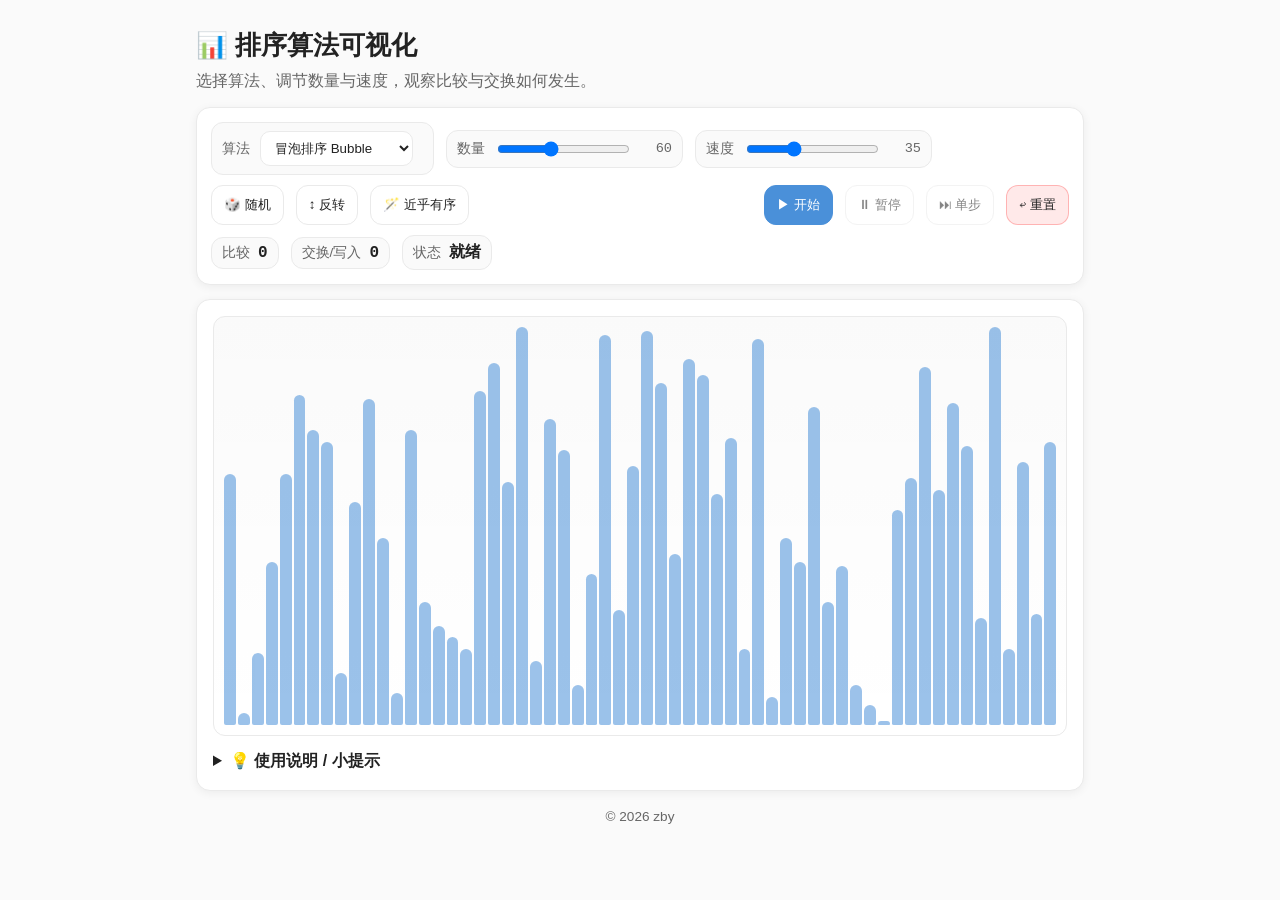
<file: sortviz/index.html>
<!DOCTYPE html>
<html lang="zh-CN">
<head>
  <meta charset="UTF-8" />
  <meta name="viewport" content="width=device-width, initial-scale=1.0" />
  <title>排序可视化</title>
  <link rel="stylesheet" href="./css/main.css" />
</head>
<body>
  <div class="wrap">
    <header class="header">
      <div class="title">
        <h1>📊 排序算法可视化</h1>
        <p class="sub">选择算法、调节数量与速度，观察比较与交换如何发生。</p>
      </div>

      <div class="panel">
        <div class="row">
          <label class="field">
            <span class="label">算法</span>
            <select id="algoSelect">
              <option value="bubble">冒泡排序 Bubble</option>
              <option value="selection">选择排序 Selection</option>
              <option value="insertion">插入排序 Insertion</option>
              <option value="merge">归并排序 Merge</option>
              <option value="quick">快速排序 Quick</option>
            </select>
          </label>

          <label class="field">
            <span class="label">数量</span>
            <input id="sizeRange" type="range" min="8" max="140" value="60" />
            <span class="mini" id="sizeText">60</span>
          </label>

          <label class="field">
            <span class="label">速度</span>
            <input id="speedRange" type="range" min="1" max="100" value="35" />
            <span class="mini" id="speedText">35</span>
          </label>
        </div>

        <div class="row buttons">
          <button id="btnRandom" class="btn">🎲 随机</button>
          <button id="btnReverse" class="btn">↕️ 反转</button>
          <button id="btnNearly" class="btn">🪄 近乎有序</button>
          <span class="divider"></span>
          <button id="btnStart" class="btn primary">▶ 开始</button>
          <button id="btnPause" class="btn" disabled>⏸ 暂停</button>
          <button id="btnStep" class="btn" disabled>⏭ 单步</button>
          <button id="btnReset" class="btn danger">↩ 重置</button>
        </div>

        <div class="row meta">
          <div class="stat">
            <span class="k">比较</span>
            <span class="v" id="cmpCount">0</span>
          </div>
          <div class="stat">
            <span class="k">交换/写入</span>
            <span class="v" id="swapCount">0</span>
          </div>
          <div class="stat">
            <span class="k">状态</span>
            <span class="v" id="statusText">就绪</span>
          </div>
        </div>
      </div>
    </header>

    <main class="card">
      <div class="viz">
        <div id="bars" class="bars" aria-label="排序可视化柱状图"></div>
      </div>

      <details class="help">
        <summary>💡 使用说明 / 小提示</summary>
        <ul>
          <li>开始排序后，你仍可调速度；调数量会触发重置（避免状态冲突）。</li>
          <li>归并/快速属于“分治”，会看到较多“写入”而不是纯交换。</li>
          <li>如需更明显的对比效果，数量建议 40~90。</li>
        </ul>
      </details>
    </main>

    <footer class="footer">
      <span>© 2026 zby</span>
    </footer>
  </div>

  <script src="./js/main.js"></script>
</body>
</html>
</file>
<file: mainpage/css/main.css>
:root {
    /* 主题色 - 可通过JS动态修改 */
    --primary-color: #333;
    --bg-color: #fafafa;
    --card-bg: #ffffff;
    --card-hover-bg: #f5f5f5;
    --border-color: #eaeaea;
    --text-color: #333;
    --text-secondary: #666;
    --accent-color: #4a90d9;

    /* 阴影 */
    --shadow: 0 2px 8px rgba(0, 0, 0, 0.08);
    --shadow-hover: 0 4px 16px rgba(0, 0, 0, 0.12);

    /* 过渡动画 */
    --transition-duration: 0.3s;
    --transition: all var(--transition-duration) ease;

    /* 圆角 */
    --border-radius: 12px;
    --border-radius-sm: 6px;
    --border-radius-tag: 4px;

    /* 字体 */
    --font-family: -apple-system, BlinkMacSystemFont, 'Segoe UI', Roboto, 'Helvetica Neue', Arial, sans-serif;
    --header-size: 2rem;
    --header-size-mobile: 1.6rem;
    --title-size: 1.1rem;
    --desc-size: 0.85rem;
    --tag-size: 0.75rem;
    --badge-size: 0.7rem;

    /* 布局 */
    --container-max-width: 600px;
    --container-padding: 40px 20px;
    --container-padding-mobile: 24px 16px;
    --card-padding: 20px 24px;
    --card-padding-mobile: 16px 18px;
    --card-gap: 12px;
    --icon-size: 48px;
    --icon-size-mobile: 40px;
}

/* 深色主题 - 黑灰配色 */
html[data-theme="dark"] {
    --primary-color: #e5e5e5 !important;
    --bg-color: #121212 !important;
    --card-bg: #1e1e1e !important;
    --card-hover-bg: #2a2a2a !important;
    --border-color: #333333 !important;
    --text-color: #e5e5e5 !important;
    --text-secondary: #999999 !important;
    --accent-color: #888888 !important;
    --shadow: 0 2px 8px rgba(0, 0, 0, 0.4) !important;
    --shadow-hover: 0 4px 16px rgba(0, 0, 0, 0.5) !important;
}

* {
    margin: 0;
    padding: 0;
    box-sizing: border-box;
}

/* 隐藏滚动条 */
::-webkit-scrollbar {
    display: none;
}

html, body {
    scrollbar-width: none; /* Firefox */
    -ms-overflow-style: none; /* IE/Edge */
}

body {
    font-family: var(--font-family);
    background-color: var(--bg-color);
    color: var(--text-color);
    min-height: 100vh;
    padding: var(--container-padding);
    transition: background-color 0.3s ease, color 0.3s ease;
    overflow-x: hidden;
}

.container {
    max-width: var(--container-max-width);
    margin: 0 auto;
    position: relative;
}

/* 主题切换按钮 */
.theme-toggle {
    position: fixed;
    top: 20px;
    right: 20px;
    width: 48px;
    height: 48px;
    border-radius: 50%;
    border: none;
    background: var(--card-bg);
    box-shadow: var(--shadow);
    cursor: pointer;
    display: flex;
    align-items: center;
    justify-content: center;
    font-size: 1.4rem;
    transition: all 0.3s ease;
    z-index: 100;
}

.theme-toggle:hover {
    transform: scale(1.1) rotate(15deg);
    box-shadow: var(--shadow-hover);
}

.theme-toggle:active {
    transform: scale(0.95);
}

.theme-toggle .icon-sun,
.theme-toggle .icon-moon {
    position: absolute;
    transition: all 0.3s ease;
}

.theme-toggle .icon-sun {
    opacity: 1;
    transform: rotate(0deg);
}

.theme-toggle .icon-moon {
    opacity: 0;
    transform: rotate(-90deg);
}

[data-theme="dark"] .theme-toggle .icon-sun {
    opacity: 0;
    transform: rotate(90deg);
}

[data-theme="dark"] .theme-toggle .icon-moon {
    opacity: 1;
    transform: rotate(0deg);
}

.header {
    text-align: center;
    margin-bottom: 40px;
}

.header h1 {
    font-size: var(--header-size);
    font-weight: 600;
    color: var(--primary-color);
    margin-bottom: 8px;
}

.header p {
    color: var(--text-secondary);
    font-size: 0.95rem;
}

/* 加载状态 */
.loading {
    text-align: center;
    padding: 40px;
    color: var(--text-secondary);
}

.loading::after {
    content: '';
    display: inline-block;
    width: 20px;
    height: 20px;
    border: 2px solid var(--border-color);
    border-top-color: var(--accent-color);
    border-radius: 50%;
    animation: spin 0.8s linear infinite;
    margin-left: 10px;
    vertical-align: middle;
}

@keyframes spin {
    to {
        transform: rotate(360deg);
    }
}

.nav-list {
    display: flex;
    flex-direction: column;
    gap: var(--card-gap);
}

.nav-item {
    display: flex;
    align-items: center;
    padding: 12px 16px;
    background: var(--card-bg);
    border: 1px solid var(--border-color);
    border-radius: var(--border-radius);
    text-decoration: none;
    color: var(--text-color);
    box-shadow: var(--shadow);
    transition: all 0.3s ease;
    position: relative;
    overflow: hidden;
    cursor: pointer;
}

.nav-item:hover {
    background: var(--card-hover-bg);
    box-shadow: var(--shadow-hover);
}

/* 展开状态 */
.nav-item.expanded {
    align-items: flex-start;
    padding: var(--card-padding);
}

.nav-icon {
    width: 36px;
    height: 36px;
    display: flex;
    align-items: center;
    justify-content: center;
    font-size: 1.4rem;
    flex-shrink: 0;
    transition: all 0.3s ease;
}

.nav-item.expanded .nav-icon {
    width: var(--icon-size);
    height: var(--icon-size);
    background: var(--bg-color);
    border-radius: 10px;
    margin-right: 16px;
    font-size: 1.5rem;
}

.nav-content {
    flex: 1;
    min-width: 0;
}

.nav-header {
    display: flex;
    align-items: center;
    gap: 8px;
    flex-wrap: wrap;
}

.nav-item.expanded .nav-header {
    margin-bottom: 4px;
}

.nav-title {
    font-size: var(--title-size);
    font-weight: 500;
    margin-left: 12px;
    transition: margin 0.3s ease;
}

.nav-item.expanded .nav-title {
    margin-left: 0;
}

/* 徽章样式 */
.nav-badge {
    display: inline-block;
    padding: 2px 8px;
    font-size: var(--badge-size);
    font-weight: 500;
    border-radius: var(--border-radius-tag);
    background: var(--accent-color);
    color: #fff;
    transition: background 0.2s;
}

.nav-badge.new {
    background: #52c41a;
}

.nav-badge.hot {
    background: #ff4d4f;
}

.nav-badge.update {
    background: #faad14;
    color: #333;
}

.nav-desc {
    font-size: var(--desc-size);
    color: var(--text-secondary);
    line-height: 1.5;
    max-height: 0;
    overflow: hidden;
    opacity: 0;
    margin: 0;
    transition: all 0.3s ease;
}

.nav-item.expanded .nav-desc {
    max-height: 200px;
    opacity: 1;
    margin-bottom: 8px;
}

/* 标签样式 */
.nav-tags {
    display: flex;
    flex-wrap: wrap;
    gap: 6px;
    max-height: 0;
    overflow: hidden;
    opacity: 0;
    margin: 0;
    transition: all 0.3s ease;
}

.nav-item.expanded .nav-tags {
    max-height: 100px;
    opacity: 1;
    margin-top: 8px;
}

.nav-tag {
    display: inline-block;
    padding: 2px 8px;
    font-size: var(--tag-size);
    background: var(--bg-color);
    color: var(--text-secondary);
    border-radius: var(--border-radius-tag);
    border: 1px solid var(--border-color);
}

/* 更新时间 */
.nav-meta {
    display: flex;
    align-items: center;
    gap: 12px;
    font-size: var(--tag-size);
    color: var(--text-secondary);
    max-height: 0;
    overflow: hidden;
    opacity: 0;
    margin: 0;
    transition: all 0.3s ease;
}

.nav-item.expanded .nav-meta {
    max-height: 50px;
    opacity: 1;
    margin-top: 8px;
}

.nav-meta-item {
    display: flex;
    align-items: center;
    gap: 4px;
}

/* 隐藏默认箭头 */
.nav-arrow {
    display: none;
}

/* 进入按钮 */
.nav-enter-btn {
    display: none;
    align-items: center;
    justify-content: center;
    gap: 6px;
    margin-top: 12px;
    padding: 8px 16px;
    background: var(--text-color);
    color: var(--bg-color);
    border: none;
    border-radius: 6px;
    font-size: 0.85rem;
    font-weight: 500;
    cursor: pointer;
    transition: all 0.2s ease;
    text-decoration: none;
}

.nav-enter-btn:hover {
    opacity: 0.85;
    transform: translateX(4px);
}

.nav-item.expanded .nav-enter-btn {
    display: inline-flex;
}

.footer {
    text-align: center;
    margin-top: 60px;
    color: var(--text-secondary);
    font-size: 0.85rem;
}

/* 状态样式 */
.nav-item[data-status="inactive"] {
    opacity: 0.6;
    pointer-events: auto;
    cursor: not-allowed;
    background: repeating-linear-gradient(135deg,
            var(--card-hover-bg),
            var(--card-hover-bg) 10px,
            var(--card-bg) 10px,
            var(--card-bg) 20px);
    box-shadow: none;
    border-style: dashed;
    position: relative;
}

.nav-item[data-status="inactive"]::after {
    content: attr(data-banmsg);
    position: absolute;
    top: 10px;
    right: 10px;
    font-size: var(--tag-size);
    color: #ff4d4f;
    background: var(--card-bg);
    padding: 2px 6px;
    border-radius: var(--border-radius-tag);
    font-weight: bold;
    z-index: 2;
}

/* 响应式 */
@media (max-width: 480px) {
    body {
        padding: var(--container-padding-mobile);
    }

    .header h1 {
        font-size: var(--header-size-mobile);
    }

    .nav-item {
        padding: 10px 14px;
    }
    
    .nav-item.expanded {
        padding: var(--card-padding-mobile);
    }

    .nav-icon {
        width: 32px;
        height: 32px;
        font-size: 1.2rem;
    }
    
    .nav-item.expanded .nav-icon {
        width: var(--icon-size-mobile);
        height: var(--icon-size-mobile);
    }

    .nav-tags {
        gap: 4px;
    }

    .nav-meta {
        flex-direction: column;
        align-items: flex-start;
        gap: 4px;
    }
    
    .nav-enter-btn {
        width: 100%;
        justify-content: center;
    }
}

/* ============================================
   Tag 筛选条（方案一）
============================================ */

.tag-filter {
    display: flex;
    gap: 6px;
    align-items: center;
    flex-wrap: wrap;
    padding: 0;
    margin: -8px 0 20px 0;
}

.tag-filter::-webkit-scrollbar {
    display: none;
}

.tag-filter::-webkit-scrollbar-thumb {
    background: var(--border-color);
    border-radius: 999px;
}

.tag-filter-skeleton {
    color: var(--text-secondary);
    font-size: 0.85rem;
    padding: 6px 0;
}

.tag-chip {
    display: inline-flex;
    align-items: center;
    gap: 4px;
    padding: 4px 10px;
    border-radius: 4px;
    border: none;
    background: transparent;
    color: var(--text-secondary);
    font-size: 0.8rem;
    cursor: pointer;
    transition: color 0.2s ease, background 0.2s ease;
    user-select: none;
    white-space: nowrap;
}

.tag-chip:hover {
    color: var(--text-color);
    background: var(--card-hover-bg);
}

.tag-chip.active {
    background: var(--text-color);
    color: var(--bg-color);
}

.tag-chip .tag-count {
    display: inline-flex;
    align-items: center;
    justify-content: center;
    min-width: 16px;
    height: 16px;
    padding: 0 4px;
    border-radius: 3px;
    border: none;
    font-size: 0.7rem;
    line-height: 16px;
    opacity: 0.7;
    background: transparent;
}

.tag-chip.active .tag-count {
    opacity: 0.8;
    background: transparent;
    color: inherit;
}

/* 空状态 */
.nav-empty {
    text-align: center;
    padding: 40px 16px;
    color: var(--text-secondary);
    background: var(--card-bg);
    border: 1px dashed var(--border-color);
    border-radius: var(--border-radius);
}

/* 小屏：让筛选条更贴手 */
@media (max-width: 480px) {
    .tag-filter {
        margin: -8px 0 14px 0;
    }

    .tag-chip {
        padding: 6px 10px;
        font-size: 0.82rem;
    }
}
</file>
<file: mainpage/css/overlay.css>
/* pageMask.css */

.pm-root {
  position: fixed;
  inset: 0;
  width: 100vw;
  height: 100vh;
  overflow: hidden;
}

/* overlay current page mode: just overlay, no iframe */
.pm-root.pm-overlay-mode {
  pointer-events: none; /* root itself doesn't block */
}

/* iframe occupies full screen */
.pm-iframe {
  position: absolute;
  inset: 0;
  width: 100%;
  height: 100%;
  border: 0;
  background: #000;
}

/* overlay layer (mask + canvas) */
.pm-overlay {
  position: absolute;
  inset: 0;
  width: 100%;
  height: 100%;

  /* default mask look (you can override by setMaskColor) */
  background: rgba(0, 0, 0, 0);

  /* optional: make mask feel nicer (can delete if you dislike) */
  backdrop-filter: blur(0px);

  /* pointer-events controlled by JS option */
}

/* canvas is where effects are rendered */
.pm-canvas {
  position: absolute;
  inset: 0;
  width: 100%;
  height: 100%;
  display: block;

  /* keep overlay purely visual by default */
  pointer-events: none;
}
</file>
<file: btree/css/main.css>
* {
    margin: 0;
    padding: 0;
    box-sizing: border-box;
}

:root {
    --primary: #6366f1;
    --primary-dark: #4f46e5;
    --primary-light: #a5b4fc;
    --accent: #f59e0b;
    --bg: #0f172a;
    --card-bg: #1e293b;
    --card-bg-light: #334155;
    --text: #f1f5f9;
    --text-secondary: #94a3b8;
    --border: #475569;
    --shadow: 0 10px 40px rgba(0, 0, 0, 0.4);
    --radius: 16px;
    --node-color: linear-gradient(135deg, #6366f1, #8b5cf6);
    --node-text: #fff;
    --line-color: #64748b;
}

body {
    font-family: -apple-system, BlinkMacSystemFont, 'Segoe UI', Roboto, sans-serif;
    background: var(--bg);
    background-image: 
        radial-gradient(at 20% 80%, rgba(99, 102, 241, 0.15) 0%, transparent 50%),
        radial-gradient(at 80% 20%, rgba(139, 92, 246, 0.15) 0%, transparent 50%),
        radial-gradient(at 50% 50%, rgba(245, 158, 11, 0.05) 0%, transparent 50%);
    min-height: 100vh;
    padding: 30px 20px;
}

.container {
    max-width: 1000px;
    margin: 0 auto;
    background: var(--card-bg);
    border-radius: var(--radius);
    box-shadow: var(--shadow);
    padding: 40px;
    border: 1px solid var(--border);
}

.header {
    text-align: center;
    margin-bottom: 30px;
}

.header h1 {
    font-size: 2.2rem;
    background: linear-gradient(135deg, var(--primary-light), var(--accent));
    -webkit-background-clip: text;
    -webkit-text-fill-color: transparent;
    background-clip: text;
    font-weight: 700;
    letter-spacing: -0.5px;
}

.description {
    color: var(--text-secondary);
    font-size: 0.95rem;
    line-height: 1.7;
    margin-bottom: 24px;
    padding: 16px 20px;
    background: var(--card-bg-light);
    border-radius: 12px;
    border-left: 4px solid var(--primary);
}

.description code {
    background: rgba(99, 102, 241, 0.2);
    padding: 3px 8px;
    border-radius: 6px;
    font-family: 'Fira Code', 'Consolas', monospace;
    font-size: 0.9em;
    color: var(--primary-light);
}

/* 输入区域 */
.input-area {
    display: flex;
    gap: 12px;
    margin-bottom: 20px;
    flex-wrap: wrap;
}

.tree-input {
    flex: 1;
    min-width: 250px;
    padding: 14px 18px;
    font-size: 1rem;
    border: 2px solid var(--border);
    border-radius: 12px;
    outline: none;
    transition: all 0.3s ease;
    font-family: 'Fira Code', 'Consolas', monospace;
    background: var(--card-bg-light);
    color: var(--text);
}

.tree-input::placeholder {
    color: var(--text-secondary);
}

.tree-input:focus {
    border-color: var(--primary);
    box-shadow: 0 0 0 4px rgba(99, 102, 241, 0.2);
}

.btn {
    padding: 14px 28px;
    font-size: 1rem;
    font-weight: 600;
    border: none;
    border-radius: 12px;
    cursor: pointer;
    transition: all 0.3s ease;
    display: inline-flex;
    align-items: center;
    gap: 8px;
}

.btn:hover {
    transform: translateY(-3px);
    box-shadow: 0 8px 25px rgba(0, 0, 0, 0.3);
}

.btn:active {
    transform: translateY(-1px);
}

.btn-primary {
    background: linear-gradient(135deg, var(--primary), var(--primary-dark));
    color: #fff;
}

.btn-primary:hover {
    box-shadow: 0 8px 25px rgba(99, 102, 241, 0.4);
}

.btn-secondary {
    background: var(--card-bg-light);
    color: var(--text);
    border: 2px solid var(--border);
}

.btn-secondary:hover {
    background: var(--border);
    border-color: var(--text-secondary);
}

.btn-save {
    background: linear-gradient(135deg, #10b981, #059669);
    color: #fff;
}

.btn-save:hover {
    box-shadow: 0 8px 25px rgba(16, 185, 129, 0.4);
}

.btn-save:disabled {
    opacity: 0.5;
    cursor: not-allowed;
    transform: none;
    box-shadow: none;
}

/* 示例按钮 */
.examples {
    display: flex;
    align-items: center;
    gap: 10px;
    margin-bottom: 24px;
    flex-wrap: wrap;
}

.examples-label {
    color: var(--text-secondary);
    font-size: 0.9rem;
    font-weight: 500;
}

.example-btn {
    padding: 8px 16px;
    font-size: 0.85rem;
    background: transparent;
    border: 1px solid var(--border);
    border-radius: 20px;
    cursor: pointer;
    transition: all 0.25s ease;
    color: var(--text-secondary);
}

.example-btn:hover {
    background: var(--primary);
    color: #fff;
    border-color: var(--primary);
    transform: translateY(-2px);
    box-shadow: 0 4px 15px rgba(99, 102, 241, 0.3);
}

/* 树容器 */
.tree-container {
    position: relative;
    min-height: 350px;
    background: 
        linear-gradient(rgba(30, 41, 59, 0.8), rgba(30, 41, 59, 0.8)),
        repeating-linear-gradient(0deg, transparent, transparent 40px, rgba(71, 85, 105, 0.1) 40px, rgba(71, 85, 105, 0.1) 41px),
        repeating-linear-gradient(90deg, transparent, transparent 40px, rgba(71, 85, 105, 0.1) 40px, rgba(71, 85, 105, 0.1) 41px);
    border: 2px dashed var(--border);
    border-radius: var(--radius);
    display: flex;
    align-items: center;
    justify-content: center;
    overflow: auto;
    margin-bottom: 20px;
}

.tree-container.has-tree {
    border-style: solid;
    border-color: var(--primary);
    background: 
        linear-gradient(rgba(15, 23, 42, 0.95), rgba(15, 23, 42, 0.95)),
        repeating-linear-gradient(0deg, transparent, transparent 40px, rgba(99, 102, 241, 0.05) 40px, rgba(99, 102, 241, 0.05) 41px),
        repeating-linear-gradient(90deg, transparent, transparent 40px, rgba(99, 102, 241, 0.05) 40px, rgba(99, 102, 241, 0.05) 41px);
    justify-content: flex-start;
    align-items: flex-start;
}

.tree-container .placeholder {
    color: var(--text-secondary);
    font-size: 1rem;
    display: flex;
    flex-direction: column;
    align-items: center;
    gap: 12px;
}

.tree-container .placeholder::before {
    content: '🌳';
    font-size: 3rem;
    opacity: 0.5;
}

.tree-container.has-tree .placeholder {
    display: none;
}

#treeCanvas {
    display: none;
}

.tree-container.has-tree #treeCanvas {
    display: block;
}

/* 信息面板 */
.info-panel {
    display: flex;
    justify-content: center;
    gap: 40px;
    padding: 20px;
    background: var(--card-bg-light);
    border-radius: 12px;
    margin-bottom: 20px;
    border: 1px solid var(--border);
}

.info-item {
    display: flex;
    flex-direction: column;
    align-items: center;
    gap: 6px;
}

.info-label {
    color: var(--text-secondary);
    font-size: 0.85rem;
}

.info-value {
    font-size: 1.5rem;
    font-weight: 700;
    background: linear-gradient(135deg, var(--primary-light), var(--accent));
    -webkit-background-clip: text;
    -webkit-text-fill-color: transparent;
    background-clip: text;
}

/* 提示 */
.tip {
    text-align: center;
    font-size: 0.85rem;
    color: var(--text-secondary);
    opacity: 0.8;
}

/* 响应式 */
@media (max-width: 600px) {
    body {
        padding: 15px;
    }
    
    .container {
        padding: 24px 18px;
    }
    
    .header h1 {
        font-size: 1.7rem;
    }
    
    .input-area {
        flex-direction: column;
    }
    
    .tree-input {
        width: 100%;
    }
    
    .btn {
        width: 100%;
        justify-content: center;
    }
    
    .info-panel {
        flex-wrap: wrap;
        gap: 20px;
    }
    
    .info-item {
        min-width: 80px;
    }
}
</file>
<file: drum/css/main.css>
:root{
  --bg:#fafafa;
  --card:#ffffff;
  --text:#222;
  --muted:#666;
  --border:#eaeaea;
  --shadow:0 2px 10px rgba(0,0,0,.06);
  --accent:#4a90d9;
  --danger:#ff4d4f;

  --radius:14px;
  --mono: ui-monospace, SFMono-Regular, Menlo, Monaco, Consolas, "Liberation Mono","Courier New", monospace;
  --sans:-apple-system,BlinkMacSystemFont,"Segoe UI",Roboto,"Helvetica Neue",Arial,sans-serif;
}

html[data-theme="dark"]{
  --bg:#1a1a2e;
  --card:#16213e;
  --text:#e6e6e6;
  --muted:#a8a8a8;
  --border:#2a3a5c;
  --shadow:0 2px 12px rgba(0,0,0,.26);
  --accent:#667eea;
}

*{box-sizing:border-box}
body{
  margin:0;
  min-height:100vh;
  background:var(--bg);
  color:var(--text);
  font-family:var(--sans);
}

.wrap{
  max-width:980px;
  margin:0 auto;
  padding:26px 16px 40px;
}

.header{
  display:flex;
  justify-content:space-between;
  gap:12px;
  flex-wrap:wrap;
  align-items:flex-end;
  margin-bottom:12px;
}
.header h1{margin:0 0 6px;font-size:1.65rem;font-weight:650}
.sub{margin:0;color:var(--muted);line-height:1.5}
.hint{display:flex;gap:8px;flex-wrap:wrap}
.badge{
  border:1px solid var(--border);
  background:rgba(0,0,0,.02);
  color:var(--muted);
  padding:6px 10px;
  border-radius:999px;
  font-size:.85rem;
}
html[data-theme="dark"] .badge{background:rgba(255,255,255,.04)}

.panel,.card{
  background:var(--card);
  border:1px solid var(--border);
  border-radius:var(--radius);
  box-shadow:var(--shadow);
  padding:12px;
}

.panel{margin-bottom:12px}

.row{
  display:flex;
  gap:10px;
  flex-wrap:wrap;
  align-items:center;
}
.row.small .field{min-width:220px}
.transport{margin-top:10px}

.field{
  display:grid;
  grid-template-columns:auto 1fr auto;
  gap:10px;
  align-items:center;
  padding:8px 10px;
  border:1px solid var(--border);
  border-radius:12px;
  background:rgba(0,0,0,.02);
  min-width:240px;
}
html[data-theme="dark"] .field{background:rgba(255,255,255,.04)}
.label{font-size:.85rem;color:var(--muted)}
.mini{font-family:var(--mono);color:var(--muted);min-width:34px;text-align:right;font-size:.85rem}
input[type="range"]{width:100%}

.btn{
  border:1px solid var(--border);
  background:var(--card);
  color:var(--text);
  border-radius:12px;
  padding:10px 12px;
  cursor:pointer;
  transition:transform .15s ease, box-shadow .2s ease;
}
.btn:hover{transform:translateY(-1px);box-shadow:var(--shadow)}
.btn:disabled{opacity:.55;cursor:not-allowed;transform:none;box-shadow:none}
.btn.primary{background:var(--accent);border-color:var(--accent);color:#fff}
.btn.danger{background:rgba(255,77,79,.12);border-color:rgba(255,77,79,.35)}

.divider{flex:1}
.status{color:var(--muted);font-family:var(--mono);font-size:.9rem}

.grid{
  display:grid;
  grid-template-columns:repeat(4, 1fr);
  gap:10px;
}
.pad{
  border:1px solid var(--border);
  border-radius:14px;
  padding:14px 12px;
  background:rgba(0,0,0,.02);
  cursor:pointer;
  transition:transform .1s ease, box-shadow .2s ease;
  user-select:none;
}
html[data-theme="dark"] .pad{background:rgba(255,255,255,.04)}
.pad:hover{transform:translateY(-1px);box-shadow:var(--shadow)}
.pad:active{transform:translateY(0px)}
.pad.on{
  border-color:var(--accent);
  box-shadow:0 0 0 3px rgba(74,144,217,.18);
}
.pad .name{font-weight:650;margin-bottom:6px}
.pad .meta{display:flex;justify-content:space-between;color:var(--muted);font-family:var(--mono);font-size:.85rem}

.legend{margin-top:10px;color:var(--muted);line-height:1.6}
.legend .k{font-weight:650;color:var(--text)}

.seq-head{display:flex;justify-content:space-between;gap:10px;flex-wrap:wrap;align-items:baseline;margin-bottom:10px}
.seq-title{font-weight:650}
.seq-sub{color:var(--muted);font-size:.85rem}

.sequencer{
  overflow:auto;
  border:1px solid var(--border);
  border-radius:12px;
}
.seq-table{
  width:max-content;
  border-collapse:separate;
  border-spacing:0;
}
.seq-table th, .seq-table td{
  padding:0;
}
.seq-row-label{
  width:90px;
  padding:10px 10px;
  position:sticky;
  left:0;
  background:var(--card);
  border-right:1px solid var(--border);
  font-family:var(--mono);
  color:var(--muted);
}
.step{
  width:30px;
  height:30px;
  border-right:1px solid var(--border);
  border-bottom:1px solid var(--border);
  background:rgba(0,0,0,.02);
  cursor:pointer;
}
html[data-theme="dark"] .step{background:rgba(255,255,255,.04)}
.step.on{background:rgba(82,196,26,.35)}
.step.playhead{box-shadow: inset 0 0 0 2px rgba(250,173,20,.75)}
.step.barline{border-right:2px solid rgba(0,0,0,.12)}
html[data-theme="dark"] .step.barline{border-right:2px solid rgba(255,255,255,.12)}

.footer{margin-top:16px;text-align:center;color:var(--muted);font-size:.85rem}

@media (max-width:700px){
  .grid{grid-template-columns:repeat(2, 1fr)}
  .field{min-width:100%}
}
</file>
<file: eft/css/main.css>
* {
    box-sizing: border-box;
    margin: 0;
    padding: 0;
    list-style: none;
}

:root {
    --bg: radial-gradient(circle at 20% 20%, #f0f7ff 0, #f7f9fc 40%, #f7f7ff 100%);
    --card: #ffffff;
    --text: #222;
    --muted: #6b7280;
    --border: #e5e7eb;
    --primary: #2563eb;
    --primary-soft: rgba(37, 99, 235, 0.08);
    --shadow: 0 12px 40px rgba(23, 37, 84, 0.08);
    --radius: 16px;
}

body {
    min-height: 100vh;
    background: var(--bg);
    color: var(--text);
    font-family: "Inter", "Segoe UI", "PingFang SC", "Hiragino Sans GB", "Microsoft YaHei", Arial, sans-serif;
    line-height: 1.6;
    padding: 28px 16px 48px;
}

.page {
    max-width: 1100px;
    margin: 0 auto;
    display: flex;
    flex-direction: column;
    gap: 16px;
}

.hero {
    background: var(--card);
    border: 1px solid var(--border);
    border-radius: var(--radius);
    padding: 18px 20px;
    box-shadow: var(--shadow);
}

.eyebrow {
    font-size: 0.8rem;
    letter-spacing: 0.08em;
    text-transform: uppercase;
    color: var(--muted);
    margin-bottom: 4px;
}

.hero h1 {
    font-size: 1.8rem;
    margin-bottom: 6px;
}

.hero .lede {
    color: var(--muted);
    font-size: 0.98rem;
}

.panel-grid {
    display: grid;
    grid-template-columns: repeat(auto-fit, minmax(320px, 1fr));
    gap: 16px;
}

.panel {
    background: var(--card);
    border: 1px solid var(--border);
    border-radius: var(--radius);
    padding: 16px;
    box-shadow: var(--shadow);
    display: flex;
    flex-direction: column;
    gap: 12px;
}

.panel-header {
    display: flex;
    align-items: center;
    justify-content: space-between;
    gap: 12px;
}

.label {
    font-weight: 700;
}

.sub {
    color: var(--muted);
    font-size: 0.92rem;
    margin-top: 2px;
}

textarea#inputText {
    width: 100%;
    min-height: 140px;
    resize: vertical;
    border: 1px solid var(--border);
    border-radius: 12px;
    padding: 12px;
    font-size: 1rem;
    line-height: 1.5;
    background: #f8fafc;
    transition: border 0.2s, box-shadow 0.2s;
}

textarea#inputText:focus {
    outline: none;
    border-color: var(--primary);
    box-shadow: 0 0 0 3px var(--primary-soft);
    background: #fff;
}

.result-box {
    border: 1px solid var(--border);
    border-radius: 12px;
    padding: 12px;
    min-height: 160px;
    max-height: 420px;
    background: linear-gradient(135deg, #e8f1ff, #f1f7ff);
    color: var(--text);
    overflow-y: auto;
    word-break: break-word;
    white-space: pre-wrap;
    transition: box-shadow 0.2s, border 0.2s;
    position: relative;
}

.result-box:focus {
    outline: none;
    border-color: var(--primary);
    box-shadow: 0 0 0 3px var(--primary-soft);
}

.result-box.transforming::after {
    content: "";
    position: absolute;
    inset: 0;
    background: linear-gradient(90deg, transparent, rgba(37, 99, 235, 0.12), transparent);
    pointer-events: none;
    animation: shimmer 0.7s ease-out;
}

@keyframes shimmer {
    0% { transform: translateX(-100%); }
    100% { transform: translateX(100%); }
}

.ghost-btn {
    padding: 8px 12px;
    border-radius: 10px;
    border: 1px solid var(--border);
    background: #f8fafc;
    color: var(--text);
    cursor: pointer;
    transition: all 0.2s;
    font-weight: 600;
}

.ghost-btn:hover {
    border-color: var(--primary);
    color: var(--primary);
    box-shadow: 0 6px 14px rgba(37, 99, 235, 0.12);
}

.font-panel {
    gap: 10px;
}

.font-grid {
    display: grid;
    grid-template-columns: repeat(auto-fit, minmax(200px, 1fr));
    gap: 12px;
    max-height: 600px;
    overflow-y: auto;
    padding-right: 6px;
}

.font-grid::-webkit-scrollbar {
    width: 8px;
}

.font-grid::-webkit-scrollbar-thumb {
    background: #cfd4dc;
    border-radius: 6px;
}

.font-grid li {
    background: #f8fafc;
    border: 1px solid transparent;
    border-radius: 12px;
    padding: 12px 14px;
    cursor: pointer;
    transition: all 0.2s ease;
    display: flex;
    flex-direction: column;
    gap: 6px;
    min-height: 92px;
}

.font-grid li:hover {
    border-color: var(--primary);
    background: #eef4ff;
    box-shadow: 0 6px 18px rgba(37, 99, 235, 0.12);
}

.font-grid li.selected {
    border-color: var(--primary);
    background: #2563eb;
    color: #fff;
    box-shadow: 0 6px 18px rgba(37, 99, 235, 0.2);
}

.font-grid li.selected .font-title,
.font-grid li.selected .font-sample {
    color: #fff;
}

.font-grid li.disabled {
    opacity: 0.6;
    pointer-events: none;
}

.font-title {
    font-weight: 700;
    color: var(--text);
    font-size: 0.98rem;
}

.font-sample {
    color: var(--muted);
    font-size: 1rem;
    line-height: 1.5;
    word-break: break-word;
    white-space: normal;
}

.footer-tip {
    text-align: center;
    color: var(--muted);
    font-size: 0.88rem;
    margin-top: 8px;
}

@media (max-width: 640px) {
    body { padding: 18px 12px 36px; }
    .panel-grid { grid-template-columns: 1fr; }
    .hero h1 { font-size: 1.5rem; }
    .font-grid { grid-template-columns: repeat(auto-fit, minmax(160px, 1fr)); }
}
</file>
<file: encryptionGraph/css/main.css>
* {
    margin: 0;
    padding: 0;
    box-sizing: border-box;
}

:root {
    --primary: #4f1787;
    --primary-dark: #180161;
    --accent: #eb3678;
    --accent-orange: #fb773c;
    --bg: #f8f9fa;
    --card-bg: #fff;
    --text: #333;
    --text-secondary: #666;
    --shadow: 0 4px 20px rgba(0,0,0,0.1);
    --radius: 12px;
}

body {
    font-family: -apple-system, BlinkMacSystemFont, 'Segoe UI', Roboto, 'Helvetica Neue', Arial, sans-serif;
    background: linear-gradient(135deg, #667eea 0%, #764ba2 100%);
    min-height: 100vh;
    padding: 20px;
}

.container {
    max-width: 600px;
    margin: 0 auto;
    background: var(--card-bg);
    border-radius: var(--radius);
    box-shadow: var(--shadow);
    padding: 30px 24px;
    text-align: center;
}

.header {
    margin-bottom: 20px;
}

.header h1 {
    font-size: 1.8rem;
    color: var(--primary);
    margin-bottom: 12px;
    display: flex;
    align-items: center;
    justify-content: center;
    gap: 8px;
}

.header h1::before {
    content: '🍅';
}

.description {
    color: var(--text-secondary);
    font-size: 0.9rem;
    line-height: 1.6;
    padding: 12px 16px;
    background: #f5f5f5;
    border-radius: 8px;
    text-align: left;
}

/* 按钮组 */
.button-group {
    display: flex;
    flex-wrap: wrap;
    justify-content: center;
    gap: 12px;
    margin: 24px 0;
}

.btn {
    min-width: 100px;
    height: 44px;
    line-height: 44px;
    font-size: 1rem;
    font-weight: 500;
    padding: 0 20px;
    border: none;
    border-radius: 22px;
    cursor: pointer;
    transition: all 0.3s ease;
    position: relative;
    overflow: hidden;
    display: inline-flex;
    align-items: center;
    justify-content: center;
    gap: 6px;
}

.btn:hover {
    transform: translateY(-2px);
    box-shadow: 0 6px 20px rgba(0,0,0,0.2);
}

.btn:active {
    transform: translateY(0);
}

.btn-upload {
    background: linear-gradient(135deg, var(--primary-dark), var(--primary));
    color: #fff;
}

.btn-encrypt {
    background: linear-gradient(135deg, var(--primary), #6b21a8);
    color: #fff;
}

.btn-decrypt {
    background: linear-gradient(135deg, var(--accent), #f472b6);
    color: #fff;
}

.btn-restore {
    background: linear-gradient(135deg, var(--accent-orange), #fbbf24);
    color: #fff;
}

.btn-download {
    background: linear-gradient(135deg, #10b981, #34d399);
    color: #fff;
}

.btn-download:disabled {
    background: #ccc;
    cursor: not-allowed;
    transform: none;
    box-shadow: none;
}

.file-input {
    position: absolute;
    left: 0;
    top: 0;
    width: 100%;
    height: 100%;
    opacity: 0;
    cursor: pointer;
}

/* 图片展示区 */
.image-container {
    margin-top: 20px;
    min-height: 200px;
    border: 2px dashed #ddd;
    border-radius: var(--radius);
    display: flex;
    align-items: center;
    justify-content: center;
    background: #fafafa;
    transition: all 0.3s ease;
    overflow: hidden;
    position: relative;
}

.image-container.has-image {
    border-style: solid;
    border-color: var(--primary);
    background: #fff;
}

.image-container .placeholder {
    color: #aaa;
    font-size: 0.9rem;
}

#display-img {
    max-width: 100%;
    max-height: 60vh;
    display: none;
    border-radius: 8px;
}

/* 加载动画 */
.loading-overlay {
    position: absolute;
    top: 0;
    left: 0;
    width: 100%;
    height: 100%;
    background: rgba(255,255,255,0.9);
    display: none;
    align-items: center;
    justify-content: center;
    flex-direction: column;
    gap: 12px;
    z-index: 10;
}

.loading-overlay.active {
    display: flex;
}

.spinner {
    width: 40px;
    height: 40px;
    border: 4px solid #eee;
    border-top-color: var(--primary);
    border-radius: 50%;
    animation: spin 0.8s linear infinite;
}

@keyframes spin {
    to { transform: rotate(360deg); }
}

.loading-text {
    color: var(--text-secondary);
    font-size: 0.9rem;
}

/* 提示信息 */
.tip {
    margin-top: 16px;
    font-size: 0.75rem;
    color: #999;
}

/* 响应式 */
@media (max-width: 480px) {
    body {
        padding: 12px;
    }
    
    .container {
        padding: 20px 16px;
    }
    
    .header h1 {
        font-size: 1.5rem;
    }
    
    .button-group {
        gap: 8px;
    }
    
    .btn {
        min-width: 80px;
        height: 40px;
        line-height: 40px;
        padding: 0 16px;
        font-size: 0.9rem;
    }
}
</file>
<file: Floyd–Steinberg/css/main.css>
:root{
  --bg: #0b0c0f;
  --panel: rgba(255,255,255,0.06);
  --panel2: rgba(255,255,255,0.08);
  --line: rgba(255,255,255,0.10);
  --text: rgba(255,255,255,0.92);
  --muted: rgba(255,255,255,0.62);

  --accent: #7c5cff;
  --accent2:#3ad3ff;

  --radius: 18px;
  --shadow: 0 18px 50px rgba(0,0,0,0.35);

  --sans: ui-sans-serif, system-ui, -apple-system, Segoe UI, Roboto, Helvetica, Arial, "Apple Color Emoji","Segoe UI Emoji";
  --mono: ui-monospace, SFMono-Regular, Menlo, Monaco, Consolas, "Liberation Mono", "Courier New", monospace;
}

@media (prefers-color-scheme: light){
  :root{
    --bg: #f5f6fb;
    --panel: rgba(10,12,16,0.05);
    --panel2: rgba(10,12,16,0.07);
    --line: rgba(10,12,16,0.12);
    --text: rgba(10,12,16,0.90);
    --muted: rgba(10,12,16,0.60);
    --shadow: 0 18px 45px rgba(10,12,16,0.12);
    --accent: #5b5cff;
    --accent2:#00a3d7;
  }
}

*{ box-sizing:border-box; }
html,body{ height:100%; }
body{
  margin:0;
  font-family: var(--sans);
  color: var(--text);
  background:
    radial-gradient(1100px 700px at 12% 8%, color-mix(in srgb, var(--accent) 22%, transparent), transparent 60%),
    radial-gradient(900px 650px at 85% 18%, color-mix(in srgb, var(--accent2) 18%, transparent), transparent 55%),
    var(--bg);
}

.app{
  max-width: 1200px;
  margin: 0 auto;
  padding: 18px;
}

.header{
  display:flex;
  align-items:flex-end;
  justify-content:space-between;
  gap: 16px;
  padding: 14px 14px 18px;
}

.brand{
  display:flex;
  align-items:center;
  gap: 12px;
  min-width: 240px;
}

.badge{
  width: 44px; height: 44px;
  border-radius: 14px;
  display:flex;
  align-items:center;
  justify-content:center;
  font-weight: 800;
  letter-spacing: 0.06em;
  color: rgba(255,255,255,0.95);
  background: linear-gradient(135deg, var(--accent), var(--accent2));
  box-shadow: 0 10px 26px color-mix(in srgb, var(--accent) 20%, transparent);
}
@media (prefers-color-scheme: light){
  .badge{ color: white; }
}

.brandText h1{
  margin:0;
  font-size: 22px;
  line-height: 1.15;
  letter-spacing: 0.2px;
}
.brandText p{
  margin: 6px 0 0;
  font-size: 13px;
  color: var(--muted);
}

.headerActions{
  display:flex;
  gap: 10px;
  align-items:center;
}

.grid{
  display:grid;
  grid-template-columns: 380px 1fr;
  gap: 16px;
  align-items:start;
}

@media (max-width: 980px){
  .header{ align-items:flex-start; flex-direction:column; }
  .grid{ grid-template-columns: 1fr; }
}

.card{
  border: 1px solid var(--line);
  background: color-mix(in srgb, var(--panel) 92%, transparent);
  border-radius: var(--radius);
  box-shadow: var(--shadow);
  overflow:hidden;
}

.controls{ padding: 14px; }
.stage{ padding: 14px; min-height: 560px; }

.cardTitle{
  font-size: 12px;
  letter-spacing: 0.14em;
  text-transform: uppercase;
  color: var(--muted);
  margin: 6px 0 10px;
}

/* Buttons */
.btn{
  border: 1px solid var(--line);
  background: color-mix(in srgb, var(--panel2) 90%, transparent);
  color: var(--text);
  padding: 10px 12px;
  border-radius: 12px;
  cursor:pointer;
  transition: transform .08s ease, background .15s ease, border-color .15s ease, opacity .15s ease;
  user-select:none;
}
.btn:hover{ background: color-mix(in srgb, var(--panel2) 100%, transparent); }
.btn:active{ transform: translateY(1px); }
.btn:disabled{ opacity: 0.45; cursor:not-allowed; }

.btn.primary{
  border-color: color-mix(in srgb, var(--accent) 55%, var(--line));
  background: linear-gradient(135deg,
    color-mix(in srgb, var(--accent) 65%, transparent),
    color-mix(in srgb, var(--accent2) 35%, transparent)
  );
}
.btn.ghost{ background: transparent; }

/* Dropzone */
.dropzone{
  border: 1px dashed color-mix(in srgb, var(--muted) 45%, var(--line));
  border-radius: 16px;
  padding: 14px;
  display:flex;
  align-items:center;
  gap: 12px;
  cursor:pointer;
  outline:none;
  background: color-mix(in srgb, var(--panel2) 70%, transparent);
  transition: border-color .15s ease, background .15s ease, transform .08s ease;
}
.dropzone:hover{
  border-color: color-mix(in srgb, var(--accent) 55%, var(--line));
  background: color-mix(in srgb, var(--panel2) 100%, transparent);
}
.dropzone:active{ transform: translateY(1px); }
.dropzone.dragover{
  border-color: color-mix(in srgb, var(--accent2) 60%, var(--line));
}

.dzIcon{
  width: 42px; height: 42px;
  border-radius: 14px;
  display:flex;
  align-items:center;
  justify-content:center;
  border: 1px solid var(--line);
  background: linear-gradient(135deg,
    color-mix(in srgb, var(--accent) 26%, transparent),
    color-mix(in srgb, var(--accent2) 18%, transparent)
  );
}
.dzHeadline{ font-weight: 750; }
.dzHint{ font-size: 12px; color: var(--muted); margin-top: 2px; }

/* Fields */
.field{ margin-top: 12px; }
.fieldRow{
  display:flex;
  align-items:baseline;
  justify-content:space-between;
  gap: 10px;
}
label{ font-size: 13px; color: color-mix(in srgb, var(--text) 92%, transparent); }

.chip{
  font-family: var(--mono);
  font-size: 12px;
  padding: 6px 10px;
  border-radius: 999px;
  border: 1px solid var(--line);
  background: color-mix(in srgb, var(--panel2) 75%, transparent);
  color: color-mix(in srgb, var(--accent2) 55%, var(--text));
}

.help{
  margin-top: 6px;
  font-size: 12px;
  color: var(--muted);
}

input[type="range"]{
  width: 100%;
  margin-top: 10px;
  accent-color: var(--accent);
}

select{
  width: 100%;
  margin-top: 8px;
  padding: 10px 10px;
  border-radius: 12px;
  border: 1px solid var(--line);
  background: color-mix(in srgb, var(--panel2) 80%, transparent);
  color: var(--text);
}

.rowBtns{
  display:flex;
  gap: 10px;
  margin-top: 14px;
}

/* Meta */
.meta{
  margin-top: 14px;
  padding-top: 12px;
  border-top: 1px solid var(--line);
  display:flex;
  flex-direction:column;
  gap: 10px;
  font-size: 13px;
}
.metaRow{
  display:flex;
  justify-content:space-between;
  gap: 12px;
  color: color-mix(in srgb, var(--text) 85%, transparent);
}
.muted{ color: var(--muted); }

/* Stage */
.stageTop{
  display:flex;
  align-items:baseline;
  justify-content:space-between;
  gap: 12px;
  margin-bottom: 10px;
}
.stageHint{
  font-size: 12px;
  color: var(--muted);
}

.canvasWrap{
  position: relative;
  height: clamp(420px, 62vh, 760px);
  border-radius: 16px;
  overflow:hidden;
  border: 1px solid var(--line);
  background:
    radial-gradient(700px 420px at 20% 30%, color-mix(in srgb, var(--accent) 12%, transparent), transparent 60%),
    radial-gradient(700px 420px at 80% 40%, color-mix(in srgb, var(--accent2) 10%, transparent), transparent 60%),
    color-mix(in srgb, var(--panel2) 65%, transparent);
}

canvas{
  width: 100%;
  height: 100%;
  display:block;
  image-rendering: pixelated;
}

.empty{
  position:absolute;
  inset:0;
  display:flex;
  flex-direction:column;
  align-items:center;
  justify-content:center;
  gap: 6px;
  color: var(--muted);
  pointer-events:none;
}
.emptyTitle{
  font-size: 16px;
  font-weight: 800;
  color: color-mix(in srgb, var(--text) 85%, transparent);
}
.emptySub{
  font-size: 12px;
  color: var(--muted);
}

.note{
  margin-top: 10px;
  font-size: 12px;
  color: var(--muted);
}
</file>
<file: img2ascii/css/main.css>
:root {
  --bg: #fafafa;
  --card: #ffffff;
  --text: #222;
  --muted: #666;
  --border: #eaeaea;
  --shadow: 0 2px 10px rgba(0,0,0,0.06);
  --accent: #4a90d9;

  --radius: 14px;
  --mono: ui-monospace, SFMono-Regular, Menlo, Monaco, Consolas, "Liberation Mono", "Courier New", monospace;
  --sans: -apple-system, BlinkMacSystemFont, "Segoe UI", Roboto, "Helvetica Neue", Arial, sans-serif;
}

html[data-theme="dark"] {
  --bg: #1a1a2e;
  --card: #16213e;
  --text: #e6e6e6;
  --muted: #a8a8a8;
  --border: #2a3a5c;
  --shadow: 0 2px 12px rgba(0,0,0,0.26);
  --accent: #667eea;
}

* { box-sizing: border-box; }
body {
  margin: 0;
  background: var(--bg);
  color: var(--text);
  font-family: var(--sans);
  min-height: 100vh;
}

.wrap {
  max-width: 980px;
  margin: 0 auto;
  padding: 26px 16px 40px;
}

.header h1 {
  margin: 0 0 6px;
  font-size: 1.6rem;
  font-weight: 650;
}
.sub {
  margin: 0 0 14px;
  color: var(--muted);
  line-height: 1.5;
}

.panel {
  display: grid;
  grid-template-columns: 320px 1fr;
  gap: 12px;
  background: var(--card);
  border: 1px solid var(--border);
  border-radius: var(--radius);
  box-shadow: var(--shadow);
  padding: 12px;
}

.drop {
  border: 1px dashed var(--border);
  border-radius: 14px;
  padding: 16px;
  display: flex;
  align-items: center;
  justify-content: center;
  min-height: 210px;
  background: rgba(0,0,0,0.02);
}
html[data-theme="dark"] .drop { background: rgba(255,255,255,0.04); }

.drop.dragover {
  border-color: var(--accent);
  box-shadow: 0 0 0 3px rgba(74,144,217,0.18);
}

.drop-inner { text-align: center; }
.drop-title { font-weight: 650; margin-bottom: 6px; }
.drop-sub { color: var(--muted); margin-bottom: 8px; }
.drop-hint { color: var(--muted); font-size: 0.85rem; }

.link {
  border: none;
  background: none;
  color: var(--accent);
  cursor: pointer;
  padding: 0;
  font: inherit;
  text-decoration: underline;
}

.controls { display: flex; flex-direction: column; gap: 10px; }

.row {
  display: flex;
  gap: 10px;
  flex-wrap: wrap;
  align-items: center;
}

.field {
  display: grid;
  grid-template-columns: auto 1fr auto;
  gap: 10px;
  align-items: center;
  padding: 8px 10px;
  border: 1px solid var(--border);
  border-radius: 12px;
  background: rgba(0,0,0,0.02);
  min-width: 240px;
}
html[data-theme="dark"] .field { background: rgba(255,255,255,0.04); }

.field.checkbox {
  display: inline-flex;
  grid-template-columns: none;
  gap: 8px;
  min-width: auto;
  padding: 10px 12px;
}

.label { font-size: 0.85rem; color: var(--muted); }
select, input[type="range"] { width: 100%; }
select {
  border: 1px solid var(--border);
  border-radius: 10px;
  padding: 8px 10px;
  background: var(--card);
  color: var(--text);
}

.mini {
  font-family: var(--mono);
  font-size: 0.85rem;
  color: var(--muted);
  min-width: 34px;
  text-align: right;
}

.buttons { margin-top: 2px; }
.btn {
  border: 1px solid var(--border);
  background: var(--card);
  color: var(--text);
  border-radius: 12px;
  padding: 10px 12px;
  cursor: pointer;
  transition: transform .15s ease, box-shadow .2s ease;
}
.btn:hover { transform: translateY(-1px); box-shadow: var(--shadow); }
.btn:disabled { opacity: 0.55; cursor: not-allowed; transform: none; box-shadow: none; }
.btn.primary {
  background: var(--accent);
  border-color: var(--accent);
  color: #fff;
}
.divider { flex: 1; }

.meta { display: flex; gap: 8px; flex-wrap: wrap; }
.badge {
  border: 1px solid var(--border);
  background: rgba(0,0,0,0.02);
  color: var(--muted);
  padding: 6px 10px;
  border-radius: 999px;
  font-size: 0.85rem;
}
html[data-theme="dark"] .badge { background: rgba(255,255,255,0.04); }

.card {
  margin-top: 12px;
  background: var(--card);
  border: 1px solid var(--border);
  border-radius: var(--radius);
  box-shadow: var(--shadow);
  padding: 12px;
}

.preview-head {
  display: flex;
  gap: 10px;
  flex-wrap: wrap;
  align-items: baseline;
  justify-content: space-between;
  margin-bottom: 10px;
}
.preview-head .title { font-weight: 650; }
.preview-head .hint { color: var(--muted); font-size: 0.85rem; }

.out-wrap {
  border: 1px solid var(--border);
  border-radius: 12px;
  overflow: hidden;
}

.out {
  margin: 0;
  padding: 12px;
  min-height: 460px;
  max-height: 680px;
  overflow: auto;
  font-family: var(--mono);
  line-height: 1;
  white-space: pre;
}

.out-text { display: none; }
.out-color { display: block; }

.ascii-line { display: block; height: 1em; }
.ascii-char { display: inline-block; width: 0.62em; } /* 让字符更像方块 */
@media (max-width: 520px) { .ascii-char { width: 0.58em; } }

.footer {
  margin-top: 16px;
  text-align: center;
  color: var(--muted);
  font-size: 0.85rem;
}

@media (max-width: 860px) {
  .panel { grid-template-columns: 1fr; }
  .drop { min-height: 160px; }
  .field { min-width: 100%; }
  .out { min-height: 360px; }
}
</file>
<file: kalimba/css/main.css>
:root{
  --bg:#fafafa;
  --card:#ffffff;
  --text:#222;
  --muted:#666;
  --border:#eaeaea;
  --shadow:0 2px 10px rgba(0,0,0,.06);
  --accent:#4a90d9;
  --danger:#ff4d4f;

  --radius:14px;
  --mono: ui-monospace, SFMono-Regular, Menlo, Monaco, Consolas, "Liberation Mono","Courier New", monospace;
  --sans:-apple-system,BlinkMacSystemFont,"Segoe UI",Roboto,"Helvetica Neue",Arial,sans-serif;
}

html[data-theme="dark"]{
  --bg:#1a1a2e;
  --card:#16213e;
  --text:#e6e6e6;
  --muted:#a8a8a8;
  --border:#2a3a5c;
  --shadow:0 2px 12px rgba(0,0,0,.26);
  --accent:#667eea;
}

*{box-sizing:border-box}
body{margin:0;min-height:100vh;background:var(--bg);color:var(--text);font-family:var(--sans)}
.wrap{max-width:980px;margin:0 auto;padding:26px 16px 40px}

.header{
  display:flex;justify-content:space-between;gap:12px;flex-wrap:wrap;align-items:flex-end;margin-bottom:12px
}
.header h1{margin:0 0 6px;font-size:1.65rem;font-weight:650}
.sub{margin:0;color:var(--muted);line-height:1.5}
.hint{display:flex;gap:8px;flex-wrap:wrap}
.badge{
  border:1px solid var(--border);
  background:rgba(0,0,0,.02);
  color:var(--muted);
  padding:6px 10px;
  border-radius:999px;
  font-size:.85rem;
}
html[data-theme="dark"] .badge{background:rgba(255,255,255,.04)}

.panel,.card{
  background:var(--card);
  border:1px solid var(--border);
  border-radius:var(--radius);
  box-shadow:var(--shadow);
  padding:12px;
}
.panel{margin-bottom:12px}

.row{display:flex;gap:10px;flex-wrap:wrap;align-items:center}
.row.small .field{min-width:220px}
.transport{margin-top:10px}

.field{
  display:grid;
  grid-template-columns:auto 1fr auto;
  gap:10px;
  align-items:center;
  padding:8px 10px;
  border:1px solid var(--border);
  border-radius:12px;
  background:rgba(0,0,0,.02);
  min-width:240px;
}
html[data-theme="dark"] .field{background:rgba(255,255,255,.04)}
.label{font-size:.85rem;color:var(--muted)}
.mini{font-family:var(--mono);color:var(--muted);min-width:34px;text-align:right;font-size:.85rem}
input[type="range"]{width:100%}
select{
  width:100%;
  border:1px solid var(--border);
  border-radius:10px;
  padding:8px 10px;
  background:var(--card);
  color:var(--text);
}

.btn{
  border:1px solid var(--border);
  background:var(--card);
  color:var(--text);
  border-radius:12px;
  padding:10px 12px;
  cursor:pointer;
  transition:transform .15s ease, box-shadow .2s ease;
}
.btn:hover{transform:translateY(-1px);box-shadow:var(--shadow)}
.btn:disabled{opacity:.55;cursor:not-allowed;transform:none;box-shadow:none}
.btn.primary{background:var(--accent);border-color:var(--accent);color:#fff}
.btn.danger{background:rgba(255,77,79,.12);border-color:rgba(255,77,79,.35)}
.divider{flex:1}
.status{color:var(--muted);font-family:var(--mono);font-size:.9rem}

.kb-head{display:flex;justify-content:space-between;gap:10px;flex-wrap:wrap;align-items:baseline;margin-bottom:10px}
.kb-title{font-weight:650}
.kb-sub{color:var(--muted);font-size:.85rem}

.keys{
  display:flex;
  justify-content:center;
  align-items:flex-end;
  gap:8px;
  padding:12px 10px;
  border:1px solid var(--border);
  border-radius:12px;
  background:linear-gradient(180deg, rgba(0,0,0,.02), rgba(0,0,0,0));
  overflow:auto;
}
html[data-theme="dark"] .keys{
  background:linear-gradient(180deg, rgba(255,255,255,.05), rgba(255,255,255,0));
}

.key{
  width:52px;
  min-width:52px;
  border:1px solid var(--border);
  border-radius:14px 14px 10px 10px;
  background:rgba(0,0,0,.02);
  cursor:pointer;
  user-select:none;
  transition:transform .1s ease, box-shadow .2s ease;
  display:flex;
  flex-direction:column;
  align-items:center;
  justify-content:flex-end;
  padding:10px 8px;
  position:relative;
}
html[data-theme="dark"] .key{background:rgba(255,255,255,.04)}
.key:hover{transform:translateY(-1px);box-shadow:var(--shadow)}
.key:active{transform:translateY(0)}
.key.on{
  border-color:var(--accent);
  box-shadow:0 0 0 3px rgba(74,144,217,.18);
}

.note{
  font-family:var(--mono);
  font-weight:650;
  margin-bottom:6px;
}
.klabel{
  font-family:var(--mono);
  color:var(--muted);
  font-size:.82rem;
}

.footer{margin-top:16px;text-align:center;color:var(--muted);font-size:.85rem}

.tips{margin-top:12px;color:var(--muted);line-height:1.6}
.tips summary{cursor:pointer;color:var(--text);font-weight:650}

@media (max-width:700px){
  .field{min-width:100%}
  .key{width:46px;min-width:46px}
}
</file>
<file: PathfindingVisualize/css/main.css>
:root{
  --bg: #ffffff;
  --fg: #111111;
  --muted: #666;
  --line: #e8e8ea;
  --panel: #fafafa;
  --panel2:#f3f3f4;

  --accent: #2f6bff;
  --accent2:#00b3a4;

  --radius: 14px;
  --shadow: 0 10px 28px rgba(0,0,0,0.06);

  --mono: ui-monospace, SFMono-Regular, Menlo, Monaco, Consolas, "Liberation Mono","Courier New", monospace;
  --sans: ui-sans-serif, system-ui, -apple-system, Segoe UI, Roboto, Helvetica, Arial;
}

@media (prefers-color-scheme: dark){
  :root{
    --bg: #0f1115;
    --fg: #e9e9ea;
    --muted: #a0a0a6;
    --line: rgba(255,255,255,0.12);
    --panel: rgba(255,255,255,0.06);
    --panel2: rgba(255,255,255,0.08);
    --shadow: 0 16px 40px rgba(0,0,0,0.35);
  }
}

*{ box-sizing:border-box; }
html, body { height:100%; }
body{
  margin:0;
  font-family: var(--sans);
  background: var(--bg);
  color: var(--fg);
}

.topbar{
  padding: 18px 18px 12px;
  display:flex;
  gap: 14px;
  align-items:flex-end;
  justify-content:space-between;
  border-bottom: 1px solid var(--line);
}

.title{
  display:flex;
  gap: 12px;
  align-items:center;
}
.mark{
  width: 10px;
  height: 10px;
  border-radius: 3px;
  background: linear-gradient(135deg, var(--accent), var(--accent2));
}
h1{
  margin:0;
  font-size: 18px;
  letter-spacing: 0.2px;
}
.title p{
  margin: 6px 0 0;
  font-size: 12px;
  color: var(--muted);
}

.actions{ display:flex; gap: 10px; align-items:center; }

.btn{
  border: 1px solid var(--line);
  background: var(--panel);
  color: var(--fg);
  padding: 10px 12px;
  border-radius: 12px;
  cursor:pointer;
  transition: transform .08s ease, background .15s ease, border-color .15s ease, opacity .15s ease;
}
.btn:hover{ background: var(--panel2); }
.btn:active{ transform: translateY(1px); }
.btn.primary{
  background: var(--accent);
  border-color: color-mix(in srgb, var(--accent) 75%, var(--line));
  color: white;
}
@media (prefers-color-scheme: dark){
  .btn.primary{ color: #0f1115; background: color-mix(in srgb, var(--accent) 80%, white); }
}
.btn:disabled{ opacity: .5; cursor:not-allowed; }

.layout{
  display:grid;
  grid-template-columns: 360px 1fr;
  gap: 16px;
  padding: 16px 18px 22px;
  max-width: 1280px;
  margin: 0 auto;
}

@media (max-width: 980px){
  .layout{ grid-template-columns: 1fr; }
  .actions{ width:100%; justify-content:flex-start; flex-wrap: wrap; }
}

.panel{
  border: 1px solid var(--line);
  background: var(--panel);
  border-radius: var(--radius);
  box-shadow: var(--shadow);
  padding: 14px;
}

.group{ margin-bottom: 14px; }
.label{
  display:block;
  font-size: 12px;
  color: var(--muted);
  margin-bottom: 8px;
  letter-spacing: 0.08em;
  text-transform: uppercase;
}

select{
  width:100%;
  padding: 10px 10px;
  border-radius: 12px;
  border: 1px solid var(--line);
  background: var(--bg);
  color: var(--fg);
}

.hint{
  margin-top: 8px;
  font-size: 12px;
  color: var(--muted);
}

.seg{
  display:flex;
  gap: 8px;
  flex-wrap: wrap;
}
.segBtn{
  border: 1px solid var(--line);
  background: var(--bg);
  color: var(--fg);
  padding: 8px 10px;
  border-radius: 999px;
  cursor:pointer;
}
.segBtn.active{
  border-color: color-mix(in srgb, var(--accent) 65%, var(--line));
  background: color-mix(in srgb, var(--accent) 16%, transparent);
}

.grid2{
  display:grid;
  grid-template-columns: 1fr 1fr;
  gap: 8px;
}
.check{
  display:flex;
  gap: 8px;
  align-items:center;
  font-size: 13px;
  color: color-mix(in srgb, var(--fg) 88%, transparent);
}

.row{
  display:flex;
  align-items:baseline;
  justify-content:space-between;
  gap: 10px;
}
.mono{ font-family: var(--mono); color: color-mix(in srgb, var(--fg) 85%, transparent); }
input[type="range"]{ width:100%; accent-color: var(--accent); }

.stats{
  display:grid;
  grid-template-columns: 1fr 1fr 1fr;
  gap: 8px;
}
.stat{
  border: 1px solid var(--line);
  border-radius: 12px;
  padding: 10px 10px;
  background: var(--bg);
}
.stat span{
  display:block;
  font-size: 12px;
  color: var(--muted);
}
.stat b{
  display:block;
  margin-top: 4px;
  font-family: var(--mono);
  font-size: 16px;
}

.tips{
  border-top: 1px solid var(--line);
  padding-top: 12px;
}
.tipTitle{ font-weight: 700; margin-bottom: 6px; }
.tips ul{
  margin: 0;
  padding-left: 18px;
  color: color-mix(in srgb, var(--fg) 84%, transparent);
  font-size: 13px;
}
kbd{
  font-family: var(--mono);
  font-size: 12px;
  padding: 2px 6px;
  border-radius: 8px;
  border: 1px solid var(--line);
  background: var(--bg);
}

.stage{
  border: 1px solid var(--line);
  background: var(--panel);
  border-radius: var(--radius);
  box-shadow: var(--shadow);
  padding: 14px;
  display:flex;
  flex-direction:column;
  gap: 10px;
}

.legend{
  display:flex;
  flex-wrap: wrap;
  gap: 8px;
}
.pill{
  display:inline-flex;
  align-items:center;
  gap: 8px;
  padding: 6px 10px;
  border: 1px solid var(--line);
  border-radius: 999px;
  background: var(--bg);
  font-size: 12px;
  color: color-mix(in srgb, var(--fg) 85%, transparent);
}
.dot{ width: 10px; height: 10px; border-radius: 3px; display:inline-block; }
.dot.start{ background: #2ecc71; }
.dot.end{ background: #ff4d4f; }
.dot.wall{ background: #222; }
@media (prefers-color-scheme: dark){ .dot.wall{ background: #e9e9ea; } }
.dot.weight{ background: #ffcc00; }
.dot.visited{ background: color-mix(in srgb, var(--accent) 75%, white); }
.dot.path{ background: var(--accent); }

.boardWrap{
  position: relative;
  border: 1px solid var(--line);
  border-radius: 14px;
  background: var(--bg);
  overflow:hidden;
}

.board{
  --cols: 40;
  --rows: 24;
  display:grid;
  grid-template-columns: repeat(var(--cols), 1fr);
  grid-template-rows: repeat(var(--rows), 1fr);
  width: 100%;
  aspect-ratio: calc(var(--cols) / var(--rows));
  touch-action: none;
  user-select:none;
}

.cell{
  border-right: 1px solid color-mix(in srgb, var(--line) 70%, transparent);
  border-bottom: 1px solid color-mix(in srgb, var(--line) 70%, transparent);
  background: transparent;
}

.cell.wall{ background: color-mix(in srgb, var(--fg) 90%, transparent); }
.cell.weight{ background: color-mix(in srgb, #ffcc00 35%, transparent); }

.cell.start{ background: #2ecc71; }
.cell.end{ background: #ff4d4f; }

.cell.visited{
  background: color-mix(in srgb, var(--accent) 20%, transparent);
}
.cell.frontier{
  background: color-mix(in srgb, var(--accent) 30%, transparent);
}

.cell.path{
  background: color-mix(in srgb, var(--accent) 65%, transparent);
}

.toast{
  position:absolute;
  left: 12px;
  bottom: 12px;
  padding: 10px 12px;
  border-radius: 12px;
  border: 1px solid var(--line);
  background: var(--bg);
  box-shadow: var(--shadow);
  font-size: 13px;
  color: color-mix(in srgb, var(--fg) 90%, transparent);
  opacity: 0;
  transform: translateY(6px);
  transition: opacity .18s ease, transform .18s ease;
  pointer-events:none;
}
.toast.show{
  opacity: 1;
  transform: translateY(0);
}

.foot{
  font-size: 12px;
}
.muted{ color: var(--muted); }
</file>
<file: photoPatina/css/main.css>
:root{
  --bg:#f7f7f8;
  --panel:#ffffff;
  --text:#111827;
  --muted:#6b7280;
  --line:#e5e7eb;
  --shadow: 0 10px 30px rgba(17,24,39,.08);
  --radius:16px;
  --accent:#2563eb;
}

*{ box-sizing:border-box; }
html,body{ height:100%; }
body{
  margin:0;
  font-family: ui-sans-serif, system-ui, -apple-system, Segoe UI, Roboto, Helvetica, Arial;
  background: var(--bg);
  color: var(--text);
}

.mono{
  font-family: ui-monospace, SFMono-Regular, Menlo, Monaco, Consolas, "Liberation Mono","Courier New", monospace;
  font-variant-numeric: tabular-nums;
}

.top{
  max-width: 1180px;
  margin: 0 auto;
  padding: 18px 18px 10px;
  display:flex;
  align-items:center;
  justify-content:space-between;
  gap:14px;
}

.brand{
  display:flex;
  align-items:center;
  gap:12px;
  min-width: 260px;
}
.logo{
  width:40px;
  height:40px;
  border-radius:12px;
  display:flex;
  align-items:center;
  justify-content:center;
  font-weight:800;
  color:white;
  background: linear-gradient(135deg, #2563eb, #60a5fa);
  box-shadow: 0 10px 20px rgba(37,99,235,.18);
}
h1{
  margin:0;
  font-size:16px;
  letter-spacing:.2px;
}
.sub{
  margin:4px 0 0;
  font-size:12px;
  color: var(--muted);
}

.actions{
  display:flex;
  align-items:center;
  gap:10px;
  flex-wrap:wrap;
  justify-content:flex-end;
}
.status{
  font-size:12px;
  color: var(--muted);
  padding: 6px 10px;
  border: 1px solid var(--line);
  background: #fff;
  border-radius: 999px;
}

input[type="file"]{ display:none; }

.btn{
  appearance:none;
  border:1px solid var(--line);
  background: #fff;
  color: var(--text);
  padding: 9px 12px;
  border-radius: 12px;
  cursor:pointer;
  font-size: 12px;
  transition: transform .05s ease, box-shadow .2s ease, border-color .2s ease;
}
.btn:hover{
  border-color: #cbd5e1;
  box-shadow: 0 8px 18px rgba(17,24,39,.07);
}
.btn:active{ transform: translateY(1px); }

.btn.primary{
  border-color: rgba(37,99,235,.25);
  background: rgba(37,99,235,.08);
  color: #1d4ed8;
}
.btn.primary:hover{
  border-color: rgba(37,99,235,.35);
  box-shadow: 0 10px 22px rgba(37,99,235,.12);
}

.layout{
  max-width: 1180px;
  margin: 0 auto;
  padding: 0 18px 22px;
  display:grid;
  grid-template-columns: 380px 1fr;
  gap: 14px;
}
@media (max-width: 980px){
  .layout{ grid-template-columns:1fr; }
  .top{ align-items:flex-start; }
}

.panel, .viewer{
  background: var(--panel);
  border: 1px solid var(--line);
  border-radius: var(--radius);
  box-shadow: var(--shadow);
}

.panel{
  padding: 14px;
}

.panelHead{
  display:flex;
  align-items:flex-end;
  justify-content:space-between;
  gap:10px;
  padding-bottom: 10px;
  border-bottom: 1px solid var(--line);
  margin-bottom: 12px;
}
.panelHead h2{
  margin:0;
  font-size:13px;
}
.meta{
  font-size:12px;
  color: var(--muted);
}

.group{
  border: 1px solid var(--line);
  border-radius: 14px;
  padding: 12px;
  margin-bottom: 12px;
  background: #fafafa;
}
.groupTitle{
  font-size:12px;
  font-weight:650;
  margin-bottom: 10px;
  color:#111827;
}

.control{
  padding: 8px 0;
  border-bottom: 1px dashed #eaecef;
}
.control:last-child{ border-bottom:0; padding-bottom:0; }
.row{
  display:flex;
  align-items:center;
  justify-content:space-between;
  gap:10px;
  font-size:12px;
  color:#111827;
  margin-bottom: 6px;
}
input[type="range"]{
  width: 100%;
  accent-color: var(--accent);
}

.downloadRow{
  display:flex;
  gap:10px;
  padding-top: 2px;
}
.tip{
  margin: 10px 2px 0;
  font-size:12px;
  color: var(--muted);
  line-height: 1.55;
}

.viewer{
  padding: 14px;
}
.grid{
  display:grid;
  grid-template-columns: 1fr 1fr;
  gap: 12px;
}
@media (max-width: 720px){
  .grid{ grid-template-columns:1fr; }
}

.card{
  border: 1px solid var(--line);
  background:#fff;
  border-radius: 14px;
  overflow:hidden;
}
.cardHead{
  display:flex;
  align-items:center;
  justify-content:space-between;
  padding: 10px 12px;
  border-bottom: 1px solid var(--line);
}
.cardHead h3{
  margin:0;
  font-size:12px;
  font-weight:650;
  color:#111827;
}
.canvasBox{
  padding: 10px;
  display:flex;
  align-items:center;
  justify-content:center;
  min-height: 260px;
  background: #fbfbfc;
}
canvas{
  max-width: 100%;
  height: auto;
  border-radius: 10px;
  background: #ffffff;
  border: 1px solid #eef2f7;
}

.foot{
  margin-top: 10px;
  padding-top: 10px;
  border-top: 1px solid var(--line);
  display:flex;
  align-items:center;
  justify-content:space-between;
  gap:10px;
  flex-wrap:wrap;
  font-size: 12px;
  color: var(--muted);
}
</file>
<file: pixelate/css/main.css>
:root{
  --bg: #0b0c0f;
  --panel: rgba(255,255,255,0.06);
  --panel2: rgba(255,255,255,0.08);
  --line: rgba(255,255,255,0.10);
  --text: rgba(255,255,255,0.92);
  --muted: rgba(255,255,255,0.62);

  --accent: #7c5cff;
  --accent2:#3ad3ff;

  --radius: 18px;
  --shadow: 0 18px 50px rgba(0,0,0,0.35);

  --sans: ui-sans-serif, system-ui, -apple-system, Segoe UI, Roboto, Helvetica, Arial, "Apple Color Emoji","Segoe UI Emoji";
  --mono: ui-monospace, SFMono-Regular, Menlo, Monaco, Consolas, "Liberation Mono", "Courier New", monospace;
}

@media (prefers-color-scheme: light){
  :root{
    --bg: #f5f6fb;
    --panel: rgba(10,12,16,0.05);
    --panel2: rgba(10,12,16,0.07);
    --line: rgba(10,12,16,0.12);
    --text: rgba(10,12,16,0.90);
    --muted: rgba(10,12,16,0.60);
    --shadow: 0 18px 45px rgba(10,12,16,0.12);
    --accent: #5b5cff;
    --accent2:#00a3d7;
  }
}

*{ box-sizing:border-box; }
html,body{ height:100%; }
body{
  margin:0;
  font-family: var(--sans);
  color: var(--text);
  background:
    radial-gradient(1100px 700px at 12% 8%, color-mix(in srgb, var(--accent) 22%, transparent), transparent 60%),
    radial-gradient(900px 650px at 85% 18%, color-mix(in srgb, var(--accent2) 18%, transparent), transparent 55%),
    var(--bg);
}

.app{
  max-width: 1200px;
  margin: 0 auto;
  padding: 18px;
}

.header{
  display:flex;
  align-items:flex-end;
  justify-content:space-between;
  gap: 16px;
  padding: 14px 14px 18px;
}

.brand{
  display:flex;
  align-items:center;
  gap: 12px;
  min-width: 240px;
}

.badge{
  width: 44px; height: 44px;
  border-radius: 14px;
  display:flex;
  align-items:center;
  justify-content:center;
  font-weight: 800;
  letter-spacing: 0.06em;
  color: rgba(255,255,255,0.95);
  background: linear-gradient(135deg, var(--accent), var(--accent2));
  box-shadow: 0 10px 26px color-mix(in srgb, var(--accent) 20%, transparent);
}
@media (prefers-color-scheme: light){
  .badge{ color: white; }
}

.brandText h1{
  margin:0;
  font-size: 22px;
  line-height: 1.15;
  letter-spacing: 0.2px;
}
.brandText p{
  margin: 6px 0 0;
  font-size: 13px;
  color: var(--muted);
}

.headerActions{
  display:flex;
  gap: 10px;
  align-items:center;
}

.grid{
  display:grid;
  grid-template-columns: 380px 1fr;
  gap: 16px;
  align-items:start;
}

@media (max-width: 980px){
  .header{ align-items:flex-start; flex-direction:column; }
  .grid{ grid-template-columns: 1fr; }
}

.card{
  border: 1px solid var(--line);
  background: color-mix(in srgb, var(--panel) 92%, transparent);
  border-radius: var(--radius);
  box-shadow: var(--shadow);
  overflow:hidden;
}

.controls{
  padding: 14px;
}

.stage{
  padding: 14px;
  min-height: 560px;
}

.cardTitle{
  font-size: 12px;
  letter-spacing: 0.14em;
  text-transform: uppercase;
  color: var(--muted);
  margin: 6px 0 10px;
}

/* Buttons */
.btn{
  border: 1px solid var(--line);
  background: color-mix(in srgb, var(--panel2) 90%, transparent);
  color: var(--text);
  padding: 10px 12px;
  border-radius: 12px;
  cursor:pointer;
  transition: transform .08s ease, background .15s ease, border-color .15s ease, opacity .15s ease;
  user-select:none;
}
.btn:hover{ background: color-mix(in srgb, var(--panel2) 100%, transparent); }
.btn:active{ transform: translateY(1px); }
.btn:disabled{ opacity: 0.45; cursor:not-allowed; }

.btn.primary{
  border-color: color-mix(in srgb, var(--accent) 55%, var(--line));
  background: linear-gradient(135deg,
    color-mix(in srgb, var(--accent) 65%, transparent),
    color-mix(in srgb, var(--accent2) 35%, transparent)
  );
}
.btn.ghost{
  background: transparent;
}

/* Dropzone */
.dropzone{
  border: 1px dashed color-mix(in srgb, var(--muted) 45%, var(--line));
  border-radius: 16px;
  padding: 14px;
  display:flex;
  align-items:center;
  gap: 12px;
  cursor:pointer;
  outline:none;
  background: color-mix(in srgb, var(--panel2) 70%, transparent);
  transition: border-color .15s ease, background .15s ease, transform .08s ease;
}
.dropzone:hover{
  border-color: color-mix(in srgb, var(--accent) 55%, var(--line));
  background: color-mix(in srgb, var(--panel2) 100%, transparent);
}
.dropzone:active{ transform: translateY(1px); }
.dropzone.dragover{
  border-color: color-mix(in srgb, var(--accent2) 60%, var(--line));
}

.dzIcon{
  width: 42px; height: 42px;
  border-radius: 14px;
  display:flex;
  align-items:center;
  justify-content:center;
  border: 1px solid var(--line);
  background: linear-gradient(135deg,
    color-mix(in srgb, var(--accent) 26%, transparent),
    color-mix(in srgb, var(--accent2) 18%, transparent)
  );
}
.dzHeadline{ font-weight: 750; }
.dzHint{ font-size: 12px; color: var(--muted); margin-top: 2px; }

/* Fields */
.field{ margin-top: 12px; }
.fieldRow{
  display:flex;
  align-items:baseline;
  justify-content:space-between;
  gap: 10px;
}
label{ font-size: 13px; color: color-mix(in srgb, var(--text) 92%, transparent); }

.chip{
  font-family: var(--mono);
  font-size: 12px;
  padding: 6px 10px;
  border-radius: 999px;
  border: 1px solid var(--line);
  background: color-mix(in srgb, var(--panel2) 75%, transparent);
  color: color-mix(in srgb, var(--accent2) 55%, var(--text));
}

.help{
  margin-top: 6px;
  font-size: 12px;
  color: var(--muted);
}

input[type="range"]{
  width: 100%;
  margin-top: 10px;
  accent-color: var(--accent);
}

/* Switch */
.switchRow{
  display:flex;
  gap: 12px;
  align-items:flex-start;
  padding: 10px 10px;
  border-radius: 14px;
  border: 1px solid var(--line);
  background: color-mix(in srgb, var(--panel2) 70%, transparent);
}
.switch{
  position: relative;
  width: 46px;
  height: 26px;
  flex: 0 0 auto;
}
.switch input{ display:none; }
.switch .track{
  position:absolute;
  inset:0;
  border-radius: 999px;
  border: 1px solid var(--line);
  background: color-mix(in srgb, var(--panel2) 85%, transparent);
  transition: .15s ease;
}
.switch .thumb{
  position:absolute;
  width: 20px;
  height: 20px;
  top: 3px;
  left: 3px;
  border-radius: 999px;
  background: color-mix(in srgb, var(--text) 86%, transparent);
  transition: .15s ease;
}
.switch input:checked ~ .track{
  background: linear-gradient(135deg,
    color-mix(in srgb, var(--accent) 55%, transparent),
    color-mix(in srgb, var(--accent2) 30%, transparent)
  );
  border-color: color-mix(in srgb, var(--accent) 55%, var(--line));
}
.switch input:checked ~ .thumb{
  transform: translateX(20px);
}

.switchText .switchTitle{
  font-weight: 750;
  margin-top: 1px;
}

/* Select */
select{
  width: 100%;
  margin-top: 8px;
  padding: 10px 10px;
  border-radius: 12px;
  border: 1px solid var(--line);
  background: color-mix(in srgb, var(--panel2) 80%, transparent);
  color: var(--text);
}
#paletteWrap{
  opacity: 0.6;
  transition: opacity .15s ease;
}
#paletteWrap.enabled{
  opacity: 1;
}

.rowBtns{
  display:flex;
  gap: 10px;
  margin-top: 14px;
}

/* Meta */
.meta{
  margin-top: 14px;
  padding-top: 12px;
  border-top: 1px solid var(--line);
  display:flex;
  flex-direction:column;
  gap: 10px;
  font-size: 13px;
}
.metaRow{
  display:flex;
  justify-content:space-between;
  gap: 12px;
  color: color-mix(in srgb, var(--text) 85%, transparent);
}
.muted{ color: var(--muted); }

/* Stage */
.stageTop{
  display:flex;
  align-items:baseline;
  justify-content:space-between;
  gap: 12px;
  margin-bottom: 10px;
}
.stageHint{
  font-size: 12px;
  color: var(--muted);
}

.canvasWrap{
  position: relative;
  height: clamp(420px, 62vh, 760px);
  border-radius: 16px;
  overflow:hidden;
  border: 1px solid var(--line);
  background:
    radial-gradient(700px 420px at 20% 30%, color-mix(in srgb, var(--accent) 12%, transparent), transparent 60%),
    radial-gradient(700px 420px at 80% 40%, color-mix(in srgb, var(--accent2) 10%, transparent), transparent 60%),
    color-mix(in srgb, var(--panel2) 65%, transparent);
}

canvas{
  width: 100%;
  height: 100%;
  display:block;
  image-rendering: pixelated;
}

.empty{
  position:absolute;
  inset:0;
  display:flex;
  flex-direction:column;
  align-items:center;
  justify-content:center;
  gap: 6px;
  color: var(--muted);
  pointer-events:none;
}
.emptyTitle{
  font-size: 16px;
  font-weight: 800;
  color: color-mix(in srgb, var(--text) 85%, transparent);
}
.emptySub{
  font-size: 12px;
  color: var(--muted);
}
</file>
<file: playPiano/css/main.css>
/* ========== 基础样式重置 ========== */
* {
    margin: 0;
    padding: 0;
    box-sizing: border-box;
}

body {
    font-family: 'Segoe UI', 'Microsoft YaHei', sans-serif;
    background: linear-gradient(135deg, #1a1a2e 0%, #16213e 50%, #0f3460 100%);
    min-height: 100vh;
    height: 100vh;
    color: #fff;
    overflow: hidden;
}

/* ========== 容器布局 ========== */
.container {
    max-width: 100vw;
    margin: 0 auto;
    padding: 15px 20px;
    height: 100vh;
    display: flex;
    flex-direction: column;
    align-items: center;
    overflow: hidden;
}

/* ========== 头部样式 ========== */
.header {
    text-align: center;
    margin-bottom: 15px;
    animation: fadeInDown 0.8s ease;
    flex-shrink: 0;
}

.header h1 {
    font-size: 2.2rem;
    margin-bottom: 5px;
}

.header h1 .title-text {
    background: linear-gradient(90deg, #667eea, #764ba2, #f093fb);
    -webkit-background-clip: text;
    -webkit-text-fill-color: transparent;
    background-clip: text;
}

.header h1 .emoji {
    display: inline-block;
}

.subtitle {
    font-size: 0.95rem;
    color: #a0a0a0;
    letter-spacing: 2px;
}

/* ========== 钢琴容器 ========== */
.piano-wrapper {
    background: linear-gradient(180deg, #2d2d2d 0%, #1a1a1a 100%);
    padding: 20px 30px 30px;
    border-radius: 20px;
    box-shadow: 
        0 20px 60px rgba(0, 0, 0, 0.5),
        0 0 0 1px rgba(255, 255, 255, 0.1),
        inset 0 1px 0 rgba(255, 255, 255, 0.1);
    animation: fadeInUp 0.8s ease;
    flex-shrink: 0;
    overflow-x: auto;
    max-width: 100%;
    -webkit-overflow-scrolling: touch;
}

.piano {
    display: flex;
    position: relative;
    background: linear-gradient(180deg, #8b7355 0%, #6b5344 100%);
    padding: 15px 10px 10px;
    border-radius: 8px;
    box-shadow: inset 0 -5px 15px rgba(0, 0, 0, 0.3);
    min-width: max-content;
}

.octave {
    display: flex;
    position: relative;
}

/* ========== 琴键基础样式 ========== */
.key {
    position: relative;
    cursor: pointer;
    user-select: none;
    transition: all 0.08s ease;
}

.key span {
    position: absolute;
    bottom: 15px;
    left: 50%;
    transform: translateX(-50%);
    font-size: 12px;
    font-weight: bold;
    pointer-events: none;
    opacity: 0.6;
}

/* ========== 白键样式 ========== */
.key.white {
    width: 42px;
    height: 180px;
    background: linear-gradient(180deg, #fff 0%, #f5f5f5 85%, #e8e8e8 100%);
    border: 1px solid #ccc;
    border-radius: 0 0 6px 6px;
    box-shadow: 
        0 5px 10px rgba(0, 0, 0, 0.2),
        inset 0 -3px 0 #d4d4d4,
        inset 0 1px 0 #fff;
    z-index: 1;
}

.key.white:hover {
    background: linear-gradient(180deg, #fff 0%, #fafafa 85%, #f0f0f0 100%);
}

.key.white.pressed {
    background: linear-gradient(180deg, #e8e8e8 0%, #ddd 85%, #ccc 100%);
    box-shadow: 
        0 2px 5px rgba(0, 0, 0, 0.2),
        inset 0 2px 5px rgba(0, 0, 0, 0.1);
    transform: translateY(3px);
}

.key.white span {
    color: #666;
}

/* ========== 黑键样式 ========== */
.key.black {
    width: 26px;
    height: 110px;
    background: linear-gradient(180deg, #333 0%, #1a1a1a 60%, #0d0d0d 100%);
    border-radius: 0 0 4px 4px;
    margin-left: -13px;
    margin-right: -13px;
    box-shadow: 
        0 5px 10px rgba(0, 0, 0, 0.5),
        inset 0 -3px 5px rgba(255, 255, 255, 0.05),
        inset 0 1px 0 rgba(255, 255, 255, 0.1);
    z-index: 2;
}

.key.black:hover {
    background: linear-gradient(180deg, #404040 0%, #262626 60%, #1a1a1a 100%);
}

.key.black.pressed {
    background: linear-gradient(180deg, #1a1a1a 0%, #0d0d0d 60%, #000 100%);
    box-shadow: 
        0 2px 5px rgba(0, 0, 0, 0.5),
        inset 0 2px 5px rgba(0, 0, 0, 0.3);
    transform: translateY(2px);
    height: 108px;
}

.key.black span {
    color: #999;
    font-size: 9px;
    bottom: 8px;
}

/* ========== 控制面板 ========== */
.controls {
    display: flex;
    gap: 20px;
    margin-top: 15px;
    width: 100%;
    max-width: 900px;
    justify-content: space-between;
    align-items: stretch;
    animation: fadeInUp 0.8s ease 0.2s both;
    height: 220px;
    flex-shrink: 0;
}

/* 隐蔽滚动条样式 */
.scrollable-hidden {
    overflow-y: auto;
    scrollbar-width: thin;
    scrollbar-color: rgba(102, 126, 234, 0.3) transparent;
}

.scrollable-hidden::-webkit-scrollbar {
    width: 4px;
}

.scrollable-hidden::-webkit-scrollbar-track {
    background: transparent;
}

.scrollable-hidden::-webkit-scrollbar-thumb {
    background: rgba(102, 126, 234, 0.3);
    border-radius: 2px;
}

.scrollable-hidden::-webkit-scrollbar-thumb:hover {
    background: rgba(102, 126, 234, 0.5);
}

/* 左侧面板 */
.left-panel {
    display: flex;
    flex-direction: column;
    gap: 10px;
    justify-content: space-between;
    width: 130px;
    height: 100%;
}

.info-box {
    background: rgba(255, 255, 255, 0.05);
    backdrop-filter: blur(10px);
    padding: 10px 8px;
    border-radius: 12px;
    border: 1px solid rgba(255, 255, 255, 0.1);
    flex: 1;
    display: flex;
    align-items: center;
    justify-content: center;
    overflow: hidden;
    min-width: 0;
}

.current-note {
    font-size: 1.8rem;
    font-weight: bold;
    text-align: center;
    color: #fff;
    transition: all 0.2s ease;
    /* 和弦文本自适应 */
    max-width: 100%;
    overflow: hidden;
    text-overflow: ellipsis;
    white-space: nowrap;
    font-size: clamp(0.7rem, 4vw, 1.8rem);
    word-break: break-all;
}

.current-note.active {
    transform: scale(1.15);
    color: #f093fb;
    text-shadow: 0 0 20px rgba(240, 147, 251, 0.5);
}

/* 帮助按钮 */
.help-btn {
    background: rgba(102, 126, 234, 0.2);
    border: 1px solid rgba(102, 126, 234, 0.4);
    color: #a0a0a0;
    padding: 6px 12px;
    border-radius: 8px;
    cursor: pointer;
    font-size: 0.8rem;
    transition: all 0.2s ease;
    flex-shrink: 0;
}

.help-btn:hover {
    background: rgba(102, 126, 234, 0.3);
    color: #fff;
}

/* 音色选择器 */
.tone-selector {
    display: flex;
    flex-direction: column;
    gap: 6px;
    background: rgba(255, 255, 255, 0.05);
    padding: 8px 12px;
    border-radius: 12px;
    border: 1px solid rgba(255, 255, 255, 0.1);
    flex: 1;
}

.tone-label {
    font-size: 0.8rem;
    color: #a0a0a0;
    white-space: nowrap;
}

.tone-select {
    background: rgba(102, 126, 234, 0.15);
    border: 1px solid rgba(102, 126, 234, 0.3);
    color: #fff;
    padding: 5px 8px;
    border-radius: 6px;
    font-size: 0.7rem;
    cursor: pointer;
    outline: none;
    transition: all 0.2s ease;
    width: 100%;
}

.tone-select:hover {
    background: rgba(102, 126, 234, 0.25);
    border-color: rgba(102, 126, 234, 0.5);
}

.tone-select:focus {
    border-color: #667eea;
    box-shadow: 0 0 0 2px rgba(102, 126, 234, 0.2);
}

.tone-select option {
    background: #1a1a2e;
    color: #fff;
}

/* 中间面板 - 琴谱显示 */
.center-panel {
    flex: 1;
    display: flex;
    flex-direction: column;
    gap: 10px;
    max-width: 450px;
    height: 100%;
}

.sheet-display {
    background: rgba(255, 255, 255, 0.03);
    backdrop-filter: blur(10px);
    padding: 12px;
    border-radius: 15px;
    border: 1px solid rgba(255, 255, 255, 0.1);
    height: 170px;
    display: flex;
    flex-wrap: wrap;
    gap: 6px;
    align-content: flex-start;
    /* 隐蔽滚动条 */
    overflow-y: auto;
    scrollbar-width: thin;
    scrollbar-color: rgba(102, 126, 234, 0.3) transparent;
}

.sheet-display::-webkit-scrollbar {
    width: 4px;
}

.sheet-display::-webkit-scrollbar-track {
    background: transparent;
}

.sheet-display::-webkit-scrollbar-thumb {
    background: rgba(102, 126, 234, 0.3);
    border-radius: 2px;
}

.sheet-display::-webkit-scrollbar-thumb:hover {
    background: rgba(102, 126, 234, 0.5);
}

.sheet-placeholder {
    display: flex;
    flex-direction: column;
    align-items: center;
    justify-content: center;
    width: 100%;
    height: 80px;
    color: #666;
}

.placeholder-icon {
    font-size: 2rem;
    margin-bottom: 8px;
}

.placeholder-text {
    font-size: 0.9rem;
}

/* 琴谱音符显示 */
.note-item {
    display: inline-flex;
    align-items: center;
    justify-content: center;
    padding: 4px 6px;
    background: rgba(102, 126, 234, 0.15);
    border: 1px solid rgba(102, 126, 234, 0.3);
    border-radius: 4px;
    font-size: 0.7rem;
    color: #a0a0a0;
    transition: all 0.15s ease;
    max-width: 80px;
    overflow: hidden;
    text-overflow: ellipsis;
    white-space: nowrap;
}

.note-item.current {
    background: rgba(240, 147, 251, 0.3);
    border-color: rgba(240, 147, 251, 0.6);
    color: #fff;
    transform: scale(1.1);
}

.note-item.played {
    background: rgba(102, 126, 234, 0.08);
    border-color: rgba(102, 126, 234, 0.15);
    color: #555;
}

/* 和弦音符 */
.note-item.chord {
    background: rgba(147, 112, 219, 0.2);
    border-color: rgba(147, 112, 219, 0.4);
    color: #b8a0d9;
}

/* 休止符 */
.note-item.rest {
    background: rgba(100, 100, 100, 0.1);
    border-color: rgba(100, 100, 100, 0.2);
    color: #666;
    font-size: 1rem;
}

/* 播放控制按钮 */
.sheet-controls {
    display: flex;
    gap: 12px;
    justify-content: center;
    height: 40px;
    flex-shrink: 0;
}

.play-btn, .stop-btn {
    display: flex;
    align-items: center;
    gap: 6px;
    padding: 8px 20px;
    border-radius: 10px;
    font-size: 0.85rem;
    cursor: pointer;
    transition: all 0.2s ease;
    border: none;
}

.play-btn {
    background: linear-gradient(135deg, #667eea 0%, #764ba2 100%);
    color: #fff;
}

.play-btn:hover:not(:disabled) {
    transform: translateY(-2px);
    box-shadow: 0 5px 20px rgba(102, 126, 234, 0.4);
}

.play-btn:disabled {
    background: #333;
    color: #666;
    cursor: not-allowed;
}

.stop-btn {
    background: rgba(255, 255, 255, 0.1);
    color: #a0a0a0;
    border: 1px solid rgba(255, 255, 255, 0.2);
}

.stop-btn:hover:not(:disabled) {
    background: rgba(255, 100, 100, 0.2);
    border-color: rgba(255, 100, 100, 0.4);
    color: #ff6b6b;
}

.stop-btn:disabled {
    opacity: 0.5;
    cursor: not-allowed;
}

/* 切换显示模式按钮 */
.notation-btn {
    display: flex;
    align-items: center;
    gap: 4px;
    padding: 8px 12px;
    border-radius: 10px;
    font-size: 0.8rem;
    cursor: pointer;
    transition: all 0.2s ease;
    border: 1px solid rgba(147, 112, 219, 0.3);
    background: rgba(147, 112, 219, 0.1);
    color: #b8a0d9;
}

.notation-btn:hover {
    background: rgba(147, 112, 219, 0.25);
    border-color: rgba(147, 112, 219, 0.5);
}

.notation-btn.active {
    background: rgba(147, 112, 219, 0.3);
    border-color: rgba(147, 112, 219, 0.6);
    color: #d4c4eb;
}

.notation-icon {
    font-size: 0.9rem;
}

.play-icon, .stop-icon {
    font-size: 0.8rem;
}

/* 提示弹窗 */
.tips-modal {
    display: none;
    position: fixed;
    top: 0;
    left: 0;
    width: 100%;
    height: 100%;
    background: rgba(0, 0, 0, 0.7);
    z-index: 1000;
    justify-content: center;
    align-items: center;
}

.tips-modal.show {
    display: flex;
}

.tips-content {
    background: linear-gradient(135deg, #1a1a2e 0%, #16213e 100%);
    padding: 25px 30px;
    border-radius: 15px;
    border: 1px solid rgba(255, 255, 255, 0.1);
    max-width: 400px;
    position: relative;
}

.tips-content h3 {
    font-size: 1.1rem;
    color: #667eea;
    margin-bottom: 15px;
}

.tips-content ul {
    list-style: none;
    font-size: 0.9rem;
    color: #a0a0a0;
    line-height: 1.8;
}

.tips-content li::before {
    content: "•";
    color: #667eea;
    margin-right: 8px;
}

.tips-close {
    position: absolute;
    top: 10px;
    right: 15px;
    background: none;
    border: none;
    color: #666;
    font-size: 1.5rem;
    cursor: pointer;
    transition: color 0.2s;
}

.tips-close:hover {
    color: #fff;
}

/* 右侧面板 - 琴谱列表 */
.right-panel {
    background: rgba(255, 255, 255, 0.05);
    backdrop-filter: blur(10px);
    padding: 12px 15px;
    border-radius: 15px;
    border: 1px solid rgba(255, 255, 255, 0.1);
    min-width: 160px;
    height: 100%;
    display: flex;
    flex-direction: column;
}

.panel-title {
    font-size: 0.9rem;
    color: #667eea;
    margin-bottom: 10px;
    flex-shrink: 0;
}

.sheet-list {
    display: flex;
    flex-direction: column;
    gap: 6px;
    flex: 1;
    overflow-y: auto;
    scrollbar-width: thin;
    scrollbar-color: rgba(102, 126, 234, 0.3) transparent;
}

.sheet-list::-webkit-scrollbar {
    width: 4px;
}

.sheet-list::-webkit-scrollbar-track {
    background: transparent;
}

.sheet-list::-webkit-scrollbar-thumb {
    background: rgba(102, 126, 234, 0.3);
    border-radius: 2px;
}

.sheet-list::-webkit-scrollbar-thumb:hover {
    background: rgba(102, 126, 234, 0.5);
}

.sheet-item {
    display: flex;
    align-items: center;
    gap: 10px;
    padding: 8px 12px;
    background: rgba(255, 255, 255, 0.03);
    border-radius: 8px;
    cursor: pointer;
    transition: all 0.2s ease;
    border: 1px solid transparent;
    flex-shrink: 0;
}

.sheet-item:hover {
    background: rgba(102, 126, 234, 0.15);
    border-color: rgba(102, 126, 234, 0.3);
}

.sheet-item.active {
    background: rgba(102, 126, 234, 0.25);
    border-color: rgba(102, 126, 234, 0.5);
}

.sheet-item.playing {
    background: rgba(240, 147, 251, 0.25);
    border-color: rgba(240, 147, 251, 0.5);
    animation: pulse 1s ease-in-out infinite;
}

@keyframes pulse {
    0%, 100% { opacity: 1; }
    50% { opacity: 0.7; }
}

.sheet-icon {
    font-size: 1.2rem;
}

.sheet-name {
    font-size: 0.9rem;
    color: #ccc;
}

/* ========== 页脚 ========== */
.footer {
    padding: 10px 0;
    text-align: center;
    color: #666;
    font-size: 0.8rem;
    animation: fadeIn 1s ease 0.5s both;
    flex-shrink: 0;
}

/* ========== 动画 ========== */
@keyframes fadeInDown {
    from {
        opacity: 0;
        transform: translateY(-30px);
    }
    to {
        opacity: 1;
        transform: translateY(0);
    }
}

@keyframes fadeInUp {
    from {
        opacity: 0;
        transform: translateY(30px);
    }
    to {
        opacity: 1;
        transform: translateY(0);
    }
}

@keyframes fadeIn {
    from { opacity: 0; }
    to { opacity: 1; }
}

/* ========== 响应式设计 ========== */
@media (max-width: 1200px) {
    .key.white {
        width: 36px;
        height: 160px;
    }

    .key.black {
        width: 22px;
        height: 95px;
        margin-left: -11px;
        margin-right: -11px;
    }

    .key.black.pressed {
        height: 93px;
    }

    .key span {
        font-size: 10px;
    }
}

@media (max-width: 900px) {
    .piano-wrapper {
        padding: 15px 10px;
        overflow-x: auto;
        -webkit-overflow-scrolling: touch;
    }

    .key.white {
        width: 32px;
        height: 140px;
    }

    .key.black {
        width: 20px;
        height: 85px;
        margin-left: -10px;
        margin-right: -10px;
    }

    .key.black.pressed {
        height: 83px;
    }

    .key span {
        font-size: 9px;
    }

    .header h1 {
        font-size: 1.8rem;
    }
}

@media (max-width: 600px) {
    body {
        overflow-y: auto;
        height: auto;
    }

    .container {
        padding: 10px;
        min-height: 100vh;
        height: auto;
        overflow-y: visible;
    }

    .header {
        padding: 10px 0;
    }

    .header h1 {
        font-size: 1.5rem;
    }

    .subtitle {
        font-size: 0.8rem;
    }

    .piano-wrapper {
        padding: 10px 5px;
        overflow-x: auto;
        -webkit-overflow-scrolling: touch;
    }

    .piano {
        justify-content: flex-start;
        min-width: max-content;
    }

    .key.white {
        width: 28px;
        height: 120px;
    }

    .key.black {
        width: 18px;
        height: 72px;
        margin-left: -9px;
        margin-right: -9px;
    }

    .key.black.pressed {
        height: 70px;
    }

    .key span {
        font-size: 7px;
        bottom: 6px;
    }

    .key.black span {
        font-size: 6px;
        bottom: 4px;
    }

    /* 控制面板改为垂直布局 */
    .controls {
        flex-direction: column;
        align-items: stretch;
        gap: 12px;
        height: auto;
        padding: 10px;
    }

    /* 左侧面板改为水平一排 */
    .left-panel {
        flex-direction: row;
        flex-wrap: wrap;
        justify-content: center;
        align-items: center;
        width: 100%;
        height: auto;
        gap: 8px;
    }

    .info-box {
        padding: 6px 12px;
        flex: 0 0 auto;
    }

    .current-note {
        font-size: 1.2rem;
    }

    .tone-selector {
        padding: 6px 10px;
        flex-direction: row;
        gap: 6px;
    }

    .tone-label {
        font-size: 0.75rem;
    }

    .tone-select {
        font-size: 0.7rem;
        padding: 4px 6px;
    }

    .help-btn {
        padding: 6px 10px;
        font-size: 0.7rem;
    }

    /* 中间面板 */
    .center-panel {
        flex: 0 0 auto;
        width: 100%;
        height: auto;
    }

    .sheet-display {
        height: 100px;
        max-height: 100px;
    }

    .sheet-controls {
        gap: 8px;
    }

    .play-btn, .stop-btn, .notation-btn {
        padding: 6px 12px;
        font-size: 0.75rem;
    }

    /* 右侧面板 */
    .right-panel {
        width: 100%;
        height: auto;
    }

    .panel-title {
        font-size: 0.8rem;
        margin-bottom: 8px;
    }

    .sheet-list {
        flex-direction: row;
        flex-wrap: wrap;
        justify-content: center;
        gap: 6px;
        max-height: none;
    }

    .sheet-item {
        padding: 6px 10px;
        font-size: 0.7rem;
    }

    .sheet-icon {
        font-size: 0.9rem;
    }

    .footer {
        padding: 10px 0;
        font-size: 0.7rem;
    }

    /* 提示弹窗 */
    .tips-modal .tips-content {
        width: 90%;
        max-width: 300px;
        padding: 15px;
    }

    .tips-content h3 {
        font-size: 1rem;
    }

    .tips-content ul {
        font-size: 0.8rem;
    }
}

/* ========== 手机设备模式 - 仅显示 C3, C4 和 C5 ========== */
body.mobile-device .octave[data-octave="2"],
body.mobile-device .octave[data-octave="6"],
body.mobile-device .octave[data-octave="7"] {
    display: none;
}

body.mobile-device .piano {
    min-width: auto;
    justify-content: center;
}

body.mobile-device .piano-wrapper {
    overflow-x: hidden;
}

/* 手机设备允许页面滚动 */
body.mobile-device {
    overflow-y: auto;
    height: auto;
    min-height: 100vh;
}

body.mobile-device .container {
    height: auto;
    min-height: 100vh;
    overflow-y: visible;
    padding-bottom: 20px;
}

/* ========== 手机竖屏模式 - 横屏提示 ========== */
body.mobile-portrait .rotate-hint {
    display: flex;
}

/* 旋转提示 */
.rotate-hint {
    display: none;
    position: fixed;
    top: 0;
    left: 0;
    width: 100%;
    height: 100%;
    background: rgba(0, 0, 0, 0.95);
    z-index: 9999;
    justify-content: center;
    align-items: center;
    flex-direction: column;
    color: #fff;
    text-align: center;
    padding: 20px;
}

.rotate-hint-icon {
    font-size: 4rem;
    margin-bottom: 20px;
    animation: rotatePhone 2s ease-in-out infinite;
}

.rotate-hint-text {
    font-size: 1.2rem;
    color: #fff;
    margin-bottom: 10px;
}

.rotate-hint-sub {
    font-size: 0.9rem;
    color: #888;
}

.rotate-hint-dismiss {
    margin-top: 30px;
    padding: 10px 25px;
    background: rgba(102, 126, 234, 0.3);
    border: 1px solid rgba(102, 126, 234, 0.5);
    color: #a0c0ff;
    border-radius: 8px;
    cursor: pointer;
    font-size: 0.9rem;
    transition: all 0.2s;
}

.rotate-hint-dismiss:hover {
    background: rgba(102, 126, 234, 0.5);
}

@keyframes rotatePhone {
    0%, 100% { transform: rotate(0deg); }
    50% { transform: rotate(90deg); }
}

/* 如果用户选择继续使用竖屏 */
body.mobile-portrait.force-portrait .rotate-hint {
    display: none;
}

/* 超小屏幕额外优化 */
@media (max-width: 380px) {
    .key.white {
        width: 24px;
        height: 100px;
    }

    .key.black {
        width: 15px;
        height: 60px;
        margin-left: -7.5px;
        margin-right: -7.5px;
    }

    .key.black.pressed {
        height: 58px;
    }

    .key span {
        font-size: 6px;
    }

    .header h1 {
        font-size: 1.3rem;
    }

    .left-panel {
        gap: 5px;
    }

    .info-box, .tone-selector, .help-btn {
        padding: 5px 8px;
    }

    .sheet-display {
        height: 80px;
        max-height: 80px;
    }
}
</file>
<file: sortviz/css/main.css>
:root {
  --bg: #fafafa;
  --card: #ffffff;
  --text: #222;
  --muted: #666;
  --border: #eaeaea;
  --shadow: 0 2px 10px rgba(0,0,0,0.06);
  --shadow2: 0 6px 20px rgba(0,0,0,0.10);
  --accent: #4a90d9;
  --danger: #ff4d4f;

  --radius: 14px;
  --mono: ui-monospace, SFMono-Regular, Menlo, Monaco, Consolas, "Liberation Mono", "Courier New", monospace;
  --sans: -apple-system, BlinkMacSystemFont, "Segoe UI", Roboto, "Helvetica Neue", Arial, sans-serif;
}

html[data-theme="dark"] {
  --bg: #1a1a2e;
  --card: #16213e;
  --text: #e6e6e6;
  --muted: #a8a8a8;
  --border: #2a3a5c;
  --shadow: 0 2px 10px rgba(0,0,0,0.25);
  --shadow2: 0 10px 28px rgba(0,0,0,0.35);
  --accent: #667eea;
}

* { box-sizing: border-box; }
body {
  margin: 0;
  font-family: var(--sans);
  background: var(--bg);
  color: var(--text);
  min-height: 100vh;
}

.wrap {
  max-width: 920px;
  margin: 0 auto;
  padding: 28px 16px 40px;
}

.header {
  display: grid;
  grid-template-columns: 1fr;
  gap: 14px;
  margin-bottom: 14px;
}

.title h1 {
  margin: 0 0 6px;
  font-size: 1.6rem;
  font-weight: 650;
}
.title .sub {
  margin: 0;
  color: var(--muted);
  line-height: 1.5;
}

.panel {
  background: var(--card);
  border: 1px solid var(--border);
  border-radius: var(--radius);
  box-shadow: var(--shadow);
  padding: 14px;
}

.row {
  display: flex;
  gap: 12px;
  flex-wrap: wrap;
  align-items: center;
}

.field {
  display: grid;
  grid-template-columns: auto 1fr auto;
  gap: 10px;
  align-items: center;
  padding: 8px 10px;
  border: 1px solid var(--border);
  border-radius: 12px;
  background: rgba(0,0,0,0.02);
  min-width: 220px;
}

html[data-theme="dark"] .field {
  background: rgba(255,255,255,0.04);
}

.label {
  font-size: 0.85rem;
  color: var(--muted);
}

select, input[type="range"] {
  width: 100%;
}
select {
  border: 1px solid var(--border);
  border-radius: 10px;
  padding: 8px 10px;
  background: var(--card);
  color: var(--text);
}

.mini {
  font-family: var(--mono);
  color: var(--muted);
  font-size: 0.85rem;
  min-width: 34px;
  text-align: right;
}

.buttons {
  margin-top: 10px;
}

.btn {
  border: 1px solid var(--border);
  background: var(--card);
  color: var(--text);
  border-radius: 12px;
  padding: 10px 12px;
  cursor: pointer;
  transition: transform .15s ease, box-shadow .2s ease, background .2s ease;
}

.btn:hover { transform: translateY(-1px); box-shadow: var(--shadow); }
.btn:active { transform: translateY(0px); box-shadow: none; }
.btn:disabled { opacity: 0.55; cursor: not-allowed; transform: none; box-shadow: none; }

.btn.primary {
  background: var(--accent);
  border-color: var(--accent);
  color: white;
}

.btn.danger {
  background: rgba(255, 77, 79, 0.12);
  border-color: rgba(255, 77, 79, 0.35);
  color: var(--text);
}

.divider {
  flex: 1;
}

.meta {
  margin-top: 10px;
  justify-content: flex-start;
}

.stat {
  display: inline-flex;
  align-items: baseline;
  gap: 8px;
  padding: 6px 10px;
  border: 1px solid var(--border);
  border-radius: 12px;
  background: rgba(0,0,0,0.02);
}

html[data-theme="dark"] .stat {
  background: rgba(255,255,255,0.04);
}

.stat .k {
  color: var(--muted);
  font-size: 0.85rem;
}
.stat .v {
  font-family: var(--mono);
  font-weight: 650;
}

.card {
  background: var(--card);
  border: 1px solid var(--border);
  border-radius: var(--radius);
  box-shadow: var(--shadow);
  padding: 16px;
}

.viz {
  height: 420px;
  border-radius: 12px;
  border: 1px solid var(--border);
  overflow: hidden;
  background: linear-gradient(180deg, rgba(0,0,0,0.02), rgba(0,0,0,0.00));
}

html[data-theme="dark"] .viz {
  background: linear-gradient(180deg, rgba(255,255,255,0.05), rgba(255,255,255,0.00));
}

.bars {
  height: 100%;
  display: flex;
  align-items: flex-end;
  gap: 2px;
  padding: 10px;
}

.bar {
  flex: 1;
  border-radius: 6px 6px 2px 2px;
  background: rgba(74, 144, 217, 0.55);
  transition: height .08s linear, background .08s linear, transform .08s linear;
  position: relative;
}

html[data-theme="dark"] .bar {
  background: rgba(102, 126, 234, 0.55);
}

.bar.active { background: rgba(255, 77, 79, 0.70); }
.bar.pivot  { background: rgba(250, 173, 20, 0.75); }
.bar.sorted { background: rgba(82, 196, 26, 0.65); }

.help {
  margin-top: 12px;
  color: var(--muted);
  line-height: 1.6;
}

.help summary {
  cursor: pointer;
  user-select: none;
  color: var(--text);
  font-weight: 600;
}

.footer {
  margin-top: 18px;
  color: var(--muted);
  font-size: 0.85rem;
  text-align: center;
}

@media (max-width: 520px) {
  .viz { height: 360px; }
  .field { min-width: 100%; }
  .divider { display: none; }
}
</file>
